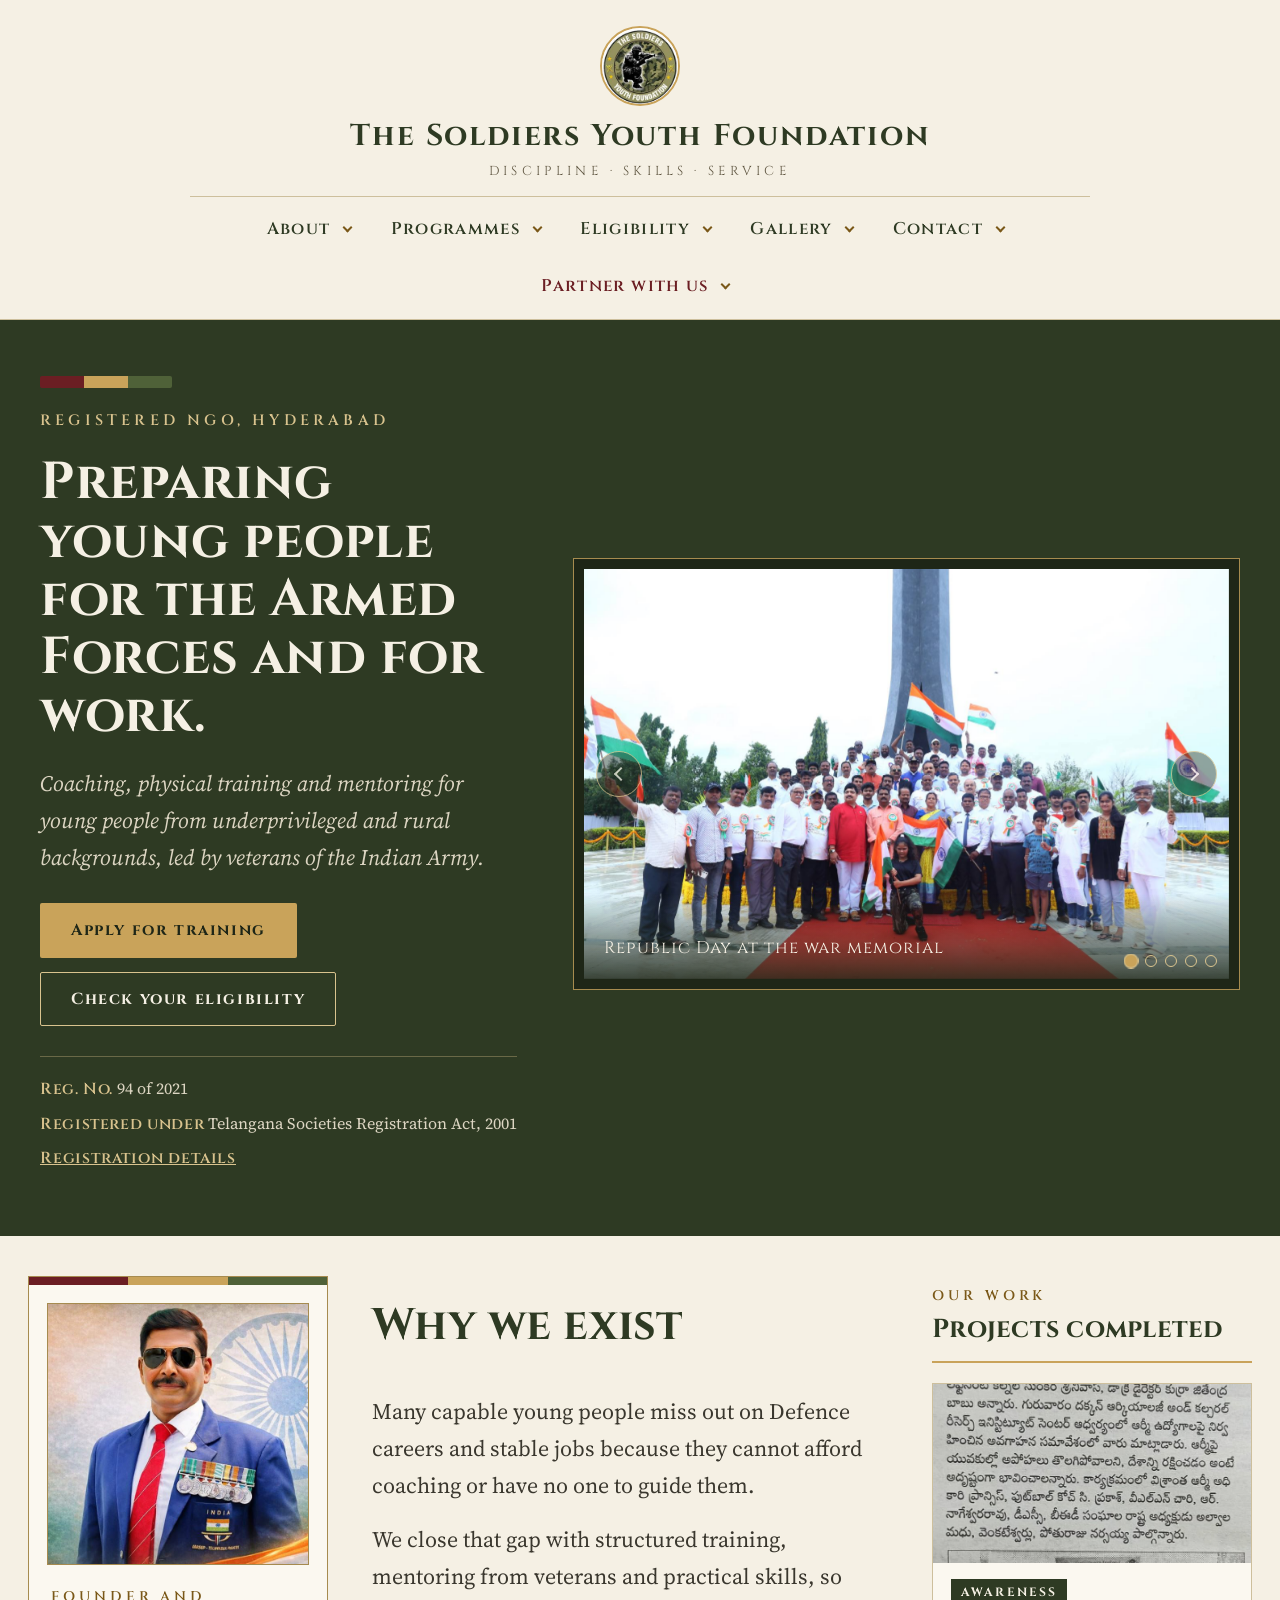
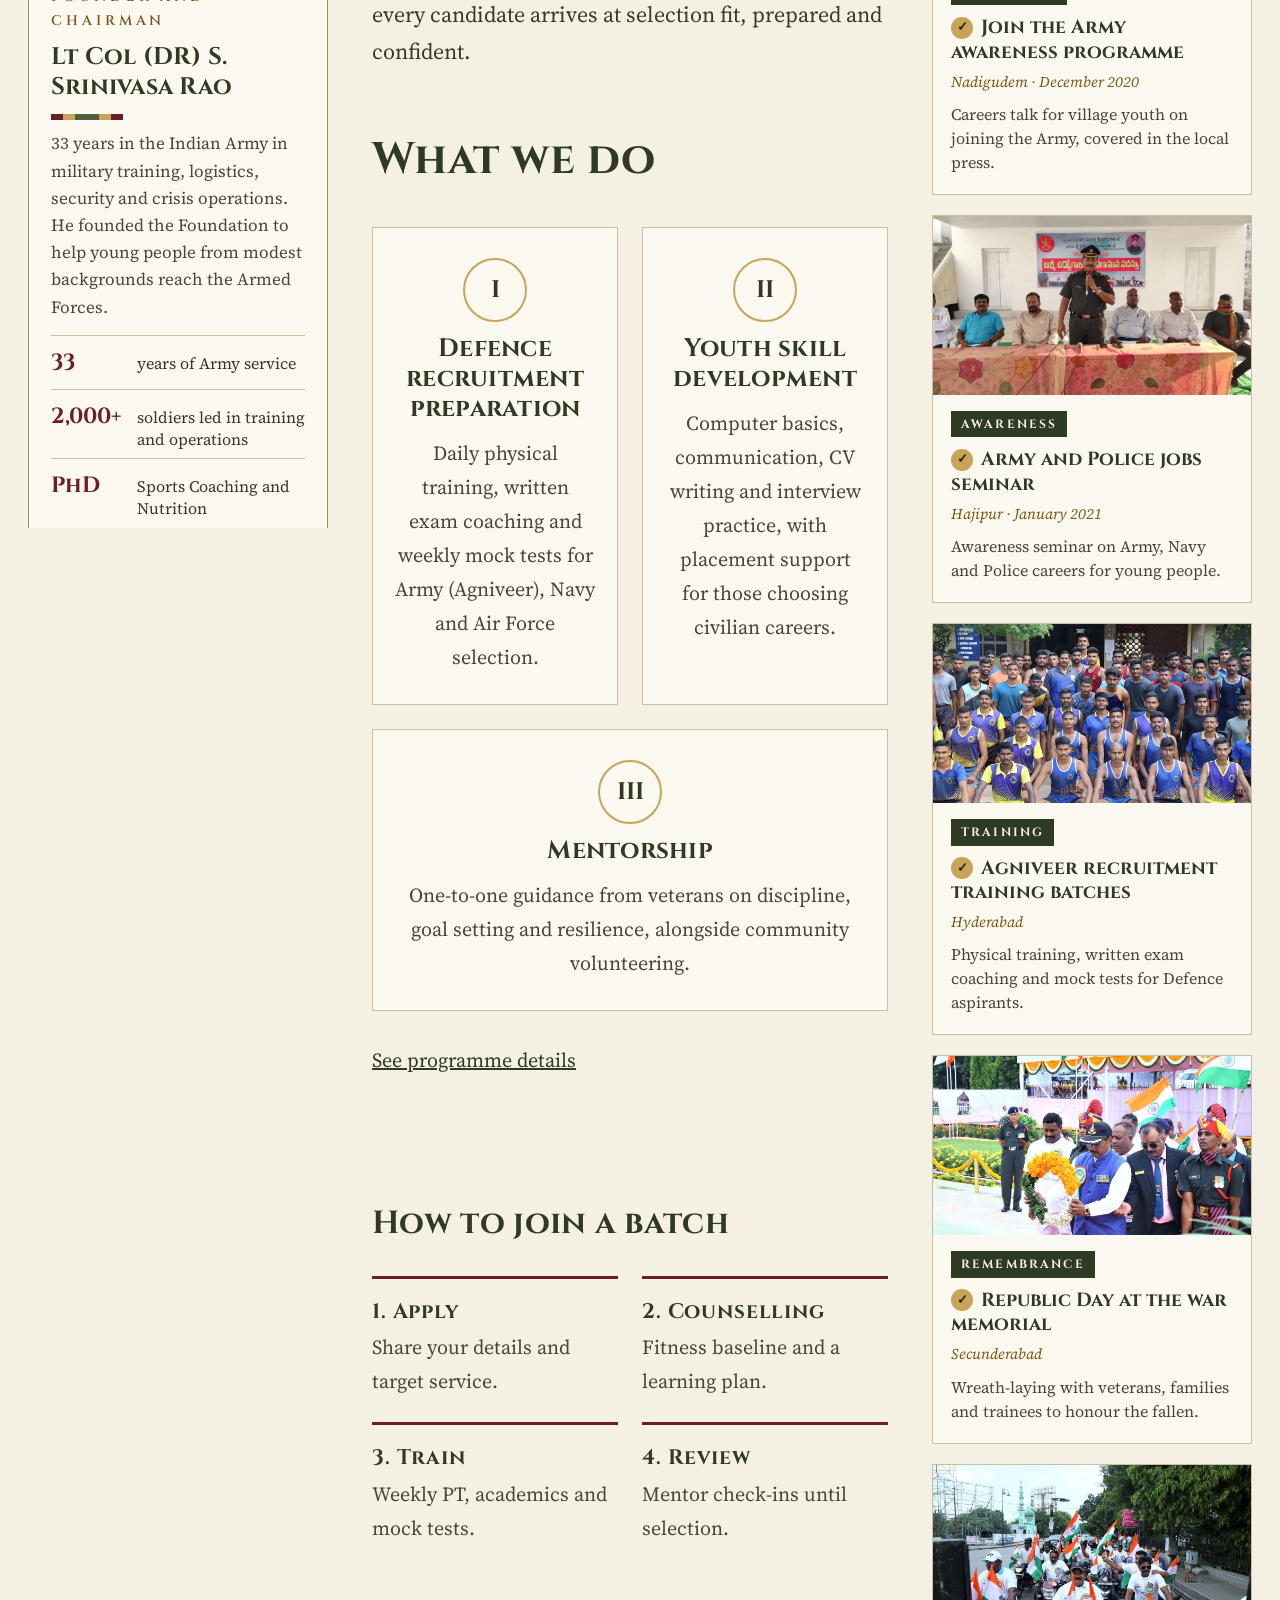
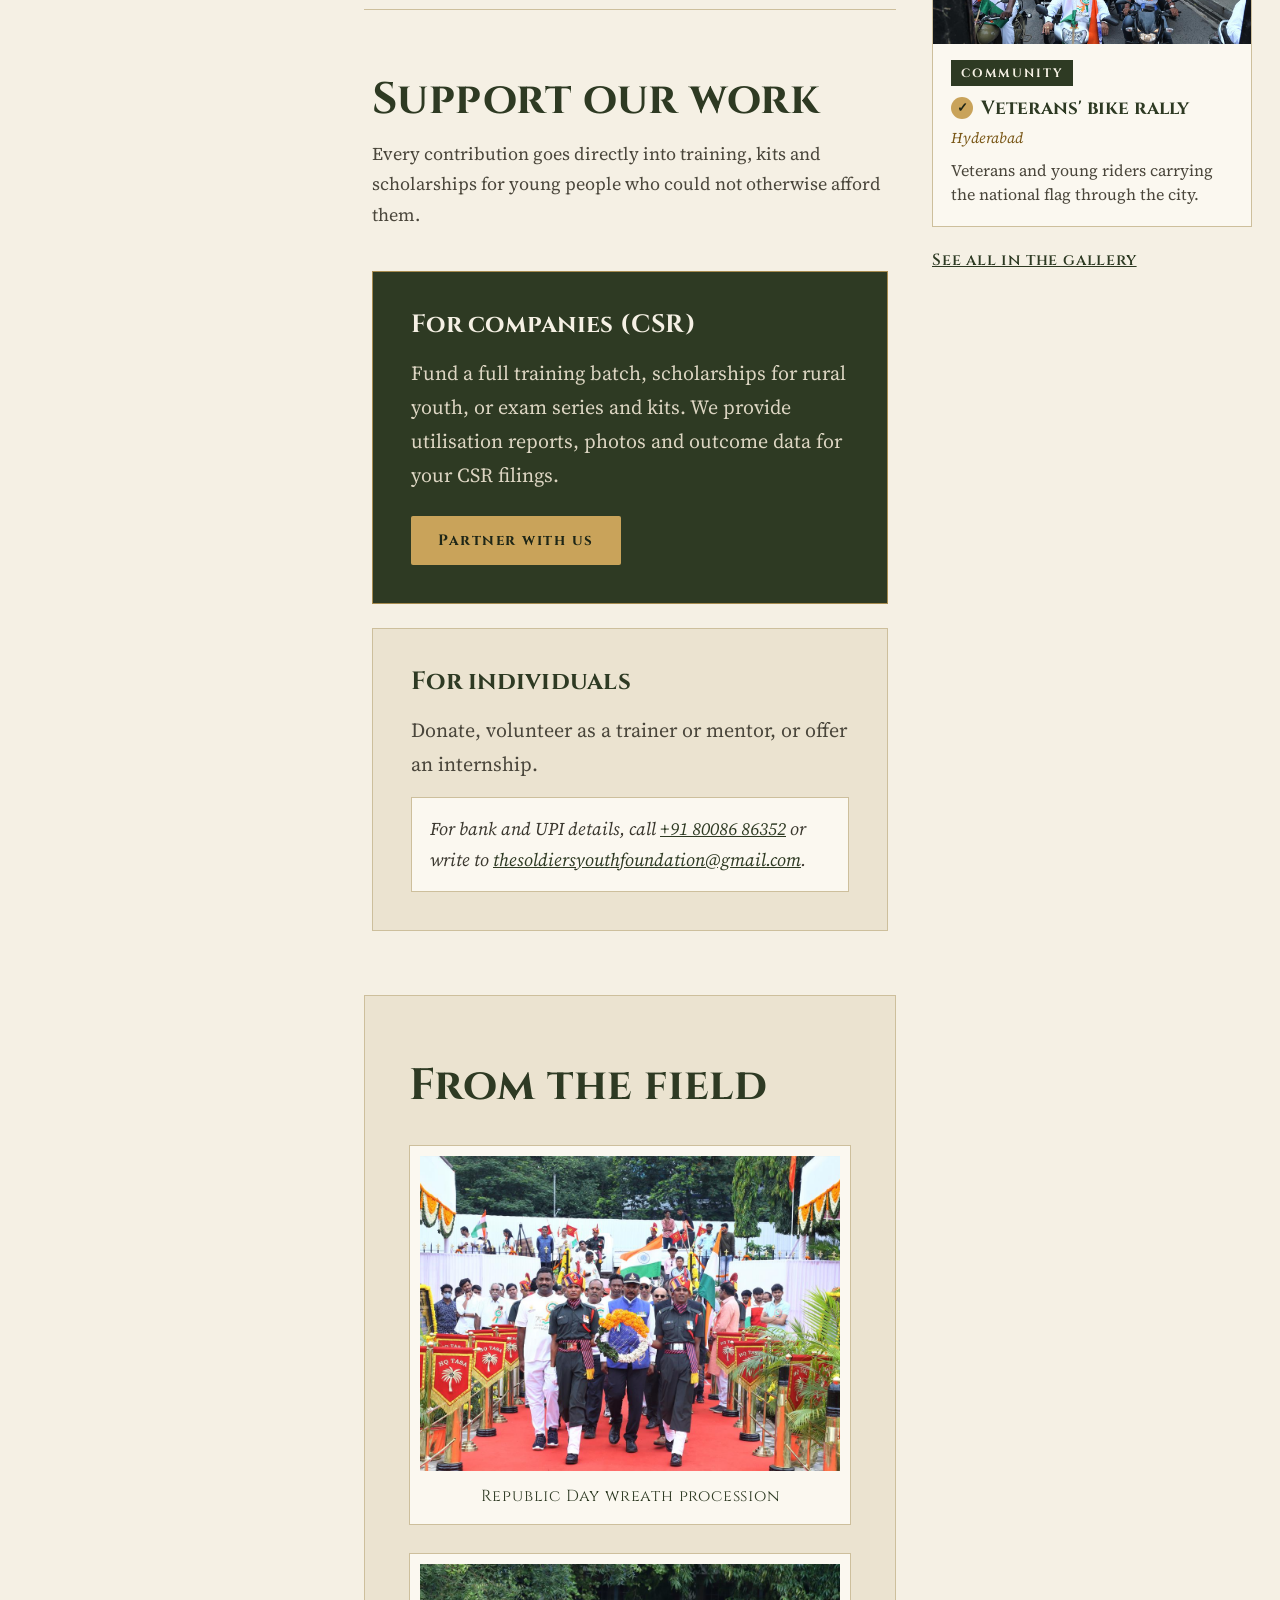
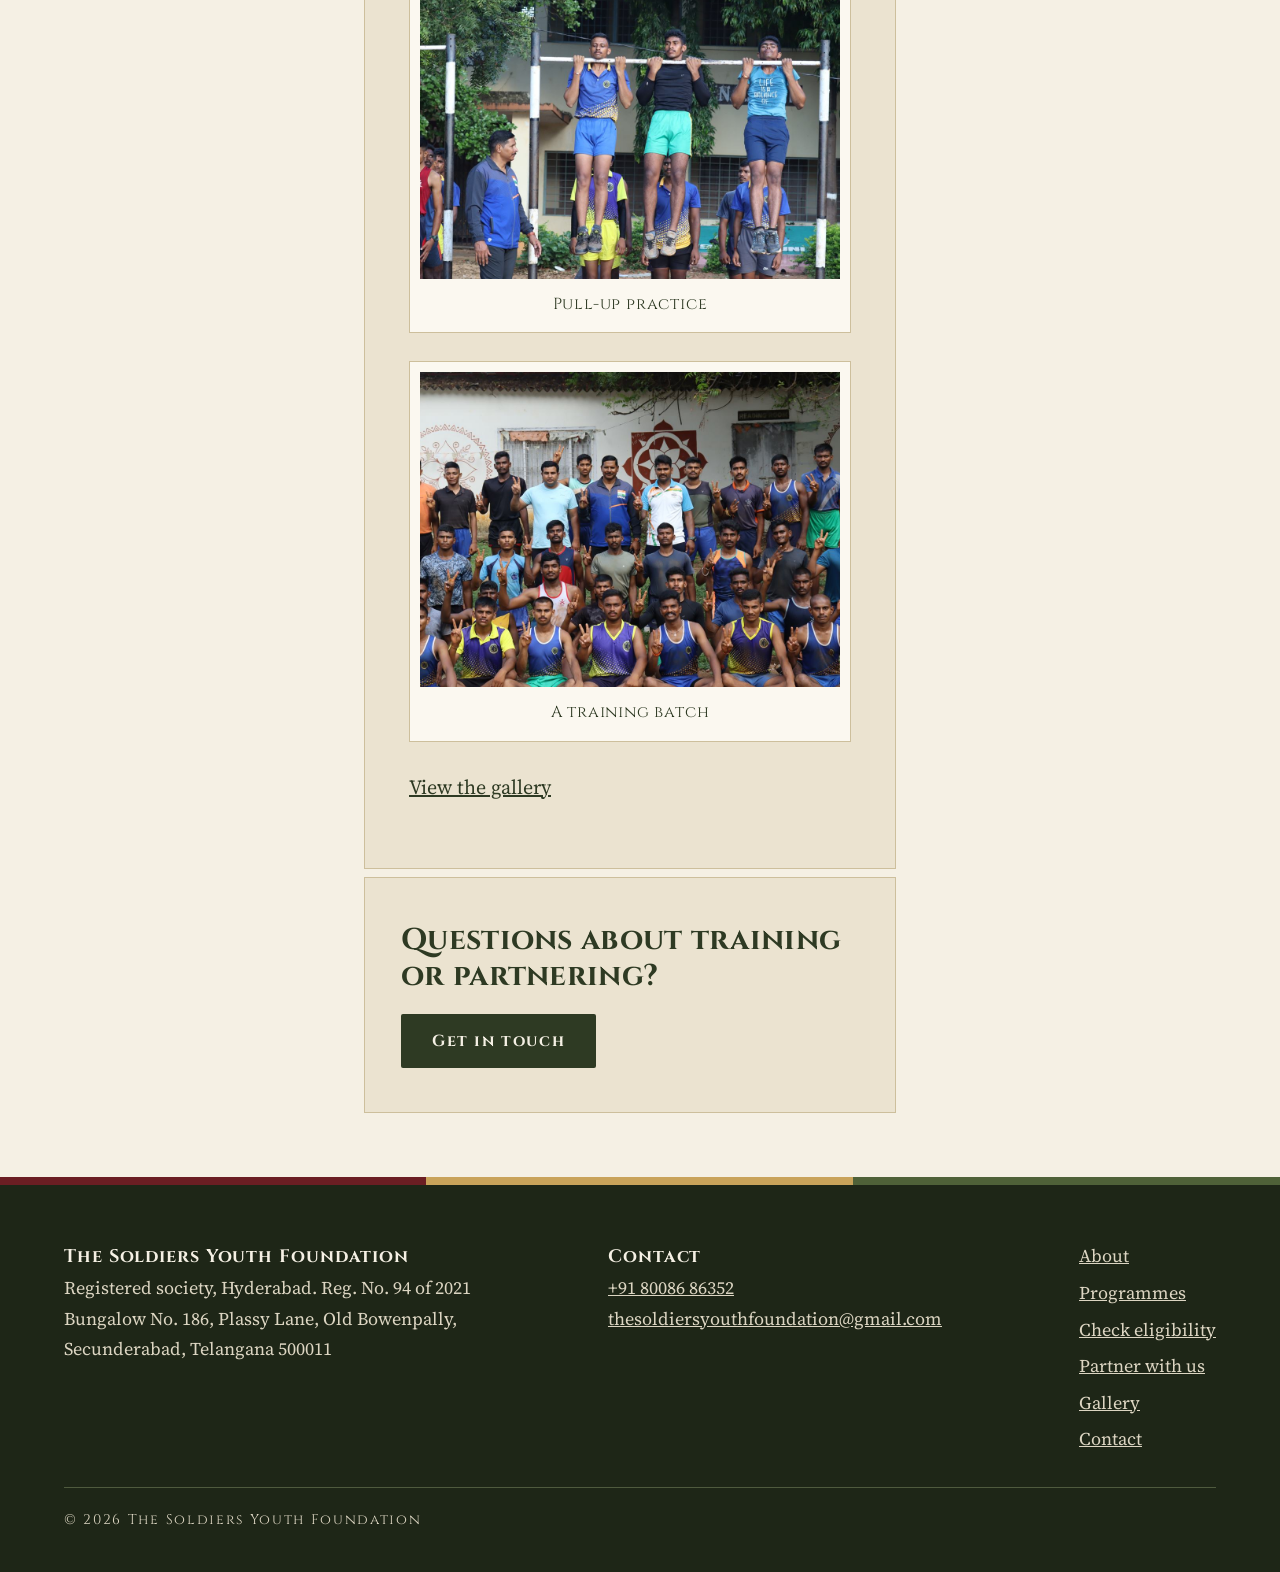
<file: index.html>
<!doctype html>
<html lang="en-IN">
<head>
  <meta charset="utf-8">
  <meta name="viewport" content="width=device-width, initial-scale=1">
  <title>The Soldiers Youth Foundation | Defence recruitment training in Hyderabad</title>
  <meta name="description" content="Hyderabad NGO led by Indian Army veterans. Training and mentoring for young people preparing for Army (Agniveer), Navy and Air Force selection, and for skilled work.">
  <link rel="canonical" href="https://thesoldiersyouthfoundation.com/">
  <meta name="theme-color" content="#2E3A23">
  <meta property="og:type" content="website">
  <meta property="og:site_name" content="The Soldiers Youth Foundation">
  <meta property="og:title" content="The Soldiers Youth Foundation | Defence recruitment training in Hyderabad">
  <meta property="og:description" content="Hyderabad NGO led by Indian Army veterans. Training and mentoring for young people preparing for Army (Agniveer), Navy and Air Force selection, and for skilled work.">
  <meta property="og:url" content="https://thesoldiersyouthfoundation.com/">
  <meta property="og:image" content="https://thesoldiersyouthfoundation.com/assets/img/og-image.jpg">
  <link rel="icon" href="favicon.png" type="image/png">
  <link rel="apple-touch-icon" href="apple-touch-icon.png">
  <link rel="preconnect" href="https://fonts.googleapis.com">
  <link rel="preconnect" href="https://fonts.gstatic.com" crossorigin>
  <link href="https://fonts.googleapis.com/css2?family=Cinzel:wght@500;600;700;800&family=Source+Serif+4:ital,wght@0,400;0,600;1,400&display=swap" rel="stylesheet">
  <link rel="stylesheet" href="css/site.css">
  <script>document.documentElement.classList.add('js')</script>
<script type="application/ld+json">
{"@context":"https://schema.org","@type":"NGO","name":"The Soldiers Youth Foundation","url":"https://thesoldiersyouthfoundation.com/","logo":"https://thesoldiersyouthfoundation.com/assets/img/logo.png","telephone":"+91-8008686352","email":"thesoldiersyouthfoundation@gmail.com","foundingDate":"2021","founder":{"@type":"Person","name":"Lieutenant Colonel (DR) S. Srinivasa Rao"},"address":{"@type":"PostalAddress","streetAddress":"Bungalow No. 186, Plassy Lane, Old Bowenpally","addressLocality":"Secunderabad","addressRegion":"Telangana","postalCode":"500011","addressCountry":"IN"}}
</script>
</head>
<body>
<a class="skip" href="#main">Skip to content</a>
<header class="site-header">
  <div class="wrap">
    <a class="brand" href="index.html">
      <img src="assets/img/logo.png" alt="" width="48" height="48">
      <span><span class="brand__name">The Soldiers Youth Foundation</span><span class="brand__tag">Discipline · Skills · Service</span></span>
    </a>
    <nav class="nav" aria-label="Main">
      <div class="nav__item">
        <a class="nav__link" href="about.html">About</a>
        <button class="nav__toggle" type="button" aria-expanded="false" aria-controls="menu-about"><span class="visually-hidden">About menu</span></button>
        <ul class="nav__menu" id="menu-about">
          <li><a href="about.html#story">Our story</a></li>
          <li><a href="about.html#mission">Mission and values</a></li>
          <li><a href="about.html#leadership">Leadership</a></li>
          <li><a href="about.html#news">Press coverage</a></li>
          <li><a href="about.html#transparency">Registration and transparency</a></li>
        </ul>
      </div>
      <div class="nav__item">
        <a class="nav__link" href="programmes.html">Programmes</a>
        <button class="nav__toggle" type="button" aria-expanded="false" aria-controls="menu-programmes"><span class="visually-hidden">Programmes menu</span></button>
        <ul class="nav__menu" id="menu-programmes">
          <li><a href="programmes.html#defence">Defence recruitment preparation</a></li>
          <li><a href="programmes.html#skills">Youth skill development</a></li>
          <li><a href="programmes.html#mentorship">Mentorship</a></li>
          <li><a href="programmes.html#eligibility">Who can apply</a></li>
          <li><a href="programmes.html#apply">Apply for training</a></li>
        </ul>
      </div>
      <div class="nav__item">
        <a class="nav__link" href="eligibility.html">Eligibility</a>
        <button class="nav__toggle" type="button" aria-expanded="false" aria-controls="menu-eligibility"><span class="visually-hidden">Eligibility menu</span></button>
        <ul class="nav__menu" id="menu-eligibility">
          <li><a href="eligibility.html#checker">Check your eligibility</a></li>
          <li><a href="eligibility.html#checker">Officer entries: NDA, CDS, AFCAT</a></li>
          <li><a href="eligibility.html#checker">Agniveer entries</a></li>
          <li><a href="contact.html">Talk to a mentor</a></li>
        </ul>
      </div>
      <div class="nav__item">
        <a class="nav__link" href="gallery.html">Gallery</a>
        <button class="nav__toggle" type="button" aria-expanded="false" aria-controls="menu-gallery"><span class="visually-hidden">Gallery menu</span></button>
        <ul class="nav__menu" id="menu-gallery">
          <li><a href="gallery.html#training">Training photos</a></li>
          <li><a href="gallery.html#video">Training videos</a></li>
          <li><a href="gallery.html#news">In the news</a></li>
          <li><a href="gallery.html#republic-day">Republic Day</a></li>
          <li><a href="gallery.html#rally">Veterans' bike rally</a></li>
        </ul>
      </div>
      <div class="nav__item">
        <a class="nav__link" href="contact.html">Contact</a>
        <button class="nav__toggle" type="button" aria-expanded="false" aria-controls="menu-contact"><span class="visually-hidden">Contact menu</span></button>
        <ul class="nav__menu" id="menu-contact">
          <li><a href="contact.html#message">Send us a message</a></li>
          <li><a href="contact.html#find-us">Address and map</a></li>
          <li><a href="tel:+918008686352">Call +91 80086 86352</a></li>
          <li><a href="mailto:thesoldiersyouthfoundation@gmail.com">Email us</a></li>
        </ul>
      </div>
      <div class="nav__item">
        <a class="nav__link nav__link--cta" href="partner.html">Partner with us</a>
        <button class="nav__toggle" type="button" aria-expanded="false" aria-controls="menu-partner"><span class="visually-hidden">Partner with us menu</span></button>
        <ul class="nav__menu" id="menu-partner">
          <li><a href="partner.html#why">Why partner with us</a></li>
          <li><a href="partner.html#fund">Ways to fund</a></li>
          <li><a href="partner.html#receive">What you receive</a></li>
          <li><a href="partner.html#give">Donate or volunteer</a></li>
          <li><a href="partner.html#talk">Request partnership brief</a></li>
        </ul>
      </div>
    </nav>
  </div>
</header>

<main id="main">
<section class="hero hero--split">
  <div class="wrap">
    <div class="hero__text">
      <span class="hero__eyebrow">Registered NGO, Hyderabad</span>
      <h1>Preparing young people for the Armed Forces and for work.</h1>
      <p class="hero__sub">Coaching, physical training and mentoring for young people from underprivileged and rural backgrounds, led by veterans of the Indian Army.</p>
      <div class="hero__actions">
        <a class="btn btn--accent" href="programmes.html#apply">Apply for training</a>
        <a class="btn btn--ghost-light" href="eligibility.html">Check your eligibility</a>
      </div>
      <ul class="hero__creds" aria-label="Registration details">
        <li><strong>Reg. No.</strong> 94 of 2021</li>
        <li><strong>Registered under</strong> Telangana Societies Registration Act, 2001</li>
        <li><a href="about.html#transparency">Registration details</a></li>
      </ul>
    </div>
    <div class="hero__media slides" data-slides aria-roledescription="carousel" aria-label="Group photos">
      <figure class="slide is-active"><img src="assets/img/hero-republic-day.jpg" width="1600" height="1067" alt="Foundation members, veterans and young people gathered at the war memorial for Republic Day"><figcaption>Republic Day at the war memorial</figcaption></figure>
      <figure class="slide"><img src="assets/img/gallery/training-batch-2.jpg" width="1200" height="800" loading="lazy" alt="A large training batch in sports kit gathered outside a college block"><figcaption>Batch photo after training</figcaption></figure>
      <figure class="slide"><img src="assets/img/gallery/republic-day-group-photo.jpg" width="1200" height="800" loading="lazy" alt="Foundation members and young people gathered with flags at the memorial"><figcaption>Celebrating with families and veterans</figcaption></figure>
      <figure class="slide"><img src="assets/img/gallery/training-batch-1.jpg" width="1200" height="800" loading="lazy" alt="A training batch in sports kit posing together, some making the victory sign"><figcaption>A training batch</figcaption></figure>
      <figure class="slide"><img src="assets/img/gallery/bike-rally-assembly.jpg" width="1200" height="800" loading="lazy" alt="Veterans assembled behind the Soldiers Youth Foundation bike rally banner"><figcaption>Veterans assembling for the bike rally</figcaption></figure>
      <button class="slides__btn slides__btn--prev" type="button" aria-label="Previous photo"></button>
      <button class="slides__btn slides__btn--next" type="button" aria-label="Next photo"></button>
      <div class="slides__dots" role="group" aria-label="Choose photo"></div>
    </div>
  </div>
</section>

<div class="layout">
<aside class="pane pane--left" aria-label="Our founder">
  <div class="founder" data-reveal>
    <div class="founder__photo"><img src="assets/img/chairman.jpg" width="640" height="640" alt="Lieutenant Colonel (DR) S. Srinivasa Rao, Founder and Chairman"></div>
    <div class="founder__body">
      <span class="eyebrow">Founder and Chairman</span>
      <h2 class="founder__name">Lt Col (DR) S. Srinivasa Rao</h2>
      <p class="founder__bio">33 years in the Indian Army in military training, logistics, security and crisis operations. He founded the Foundation to help young people from modest backgrounds reach the Armed Forces.</p>
      <ul class="founder__facts">
        <li><strong>33</strong><span>years of Army service</span></li>
        <li><strong>2,000+</strong><span>soldiers led in training and operations</span></li>
        <li><strong>PhD</strong><span>Sports Coaching and Nutrition</span></li>
      </ul>
      <div class="founder__actions">
        <a class="btn btn--navy" href="about.html#leadership">Full profile</a>
        <a class="btn btn--ghost" href="contact.html">Contact</a>
      </div>
    </div>
  </div>
</aside>

<div class="layout__main">
<section class="section" id="about">
  <div class="wrap split">
    <div class="split__head"><h2 class="h2">Why we exist</h2></div>
    <div class="split__body stack lead">
      <p>Many capable young people miss out on Defence careers and stable jobs because they cannot afford coaching or have no one to guide them.</p>
      <p>We close that gap with structured training, mentoring from veterans and practical skills, so every candidate arrives at selection fit, prepared and confident.</p>
    </div>
  </div>
</section>

<section class="section" style="padding-top:0">
  <div class="wrap">
    <h2 class="h2" style="margin-bottom:40px">What we do</h2>
    <div class="row">
      <div class="pcard">
        <span class="pcard__num">I</span>
        <h3 class="h3">Defence recruitment preparation</h3>
        <p>Daily physical training, written exam coaching and weekly mock tests for Army (Agniveer), Navy and Air Force selection.</p>
      </div>
      <div class="pcard">
        <span class="pcard__num">II</span>
        <h3 class="h3">Youth skill development</h3>
        <p>Computer basics, communication, CV writing and interview practice, with placement support for those choosing civilian careers.</p>
      </div>
      <div class="pcard">
        <span class="pcard__num">III</span>
        <h3 class="h3">Mentorship</h3>
        <p>One-to-one guidance from veterans on discipline, goal setting and resilience, alongside community volunteering.</p>
      </div>
    </div>
    <p style="margin-top:32px"><a href="programmes.html">See programme details</a></p>
  </div>
</section>

<section class="section section--navy" id="impact" data-impact hidden>
  <div class="wrap">
    <h2 class="h2" style="margin-bottom:40px">Our impact</h2>
    <div class="stats" data-impact-grid></div>
    <p class="small" data-impact-asof style="margin-top:28px"></p>
  </div>
</section>

<section class="section--tight" aria-labelledby="join">
  <div class="wrap">
    <h2 class="h2" id="join" style="font-size:32px;margin-bottom:32px">How to join a batch</h2>
    <ol class="steps">
      <li><strong>1. Apply</strong><span>Share your details and target service.</span></li>
      <li><strong>2. Counselling</strong><span>Fitness baseline and a learning plan.</span></li>
      <li><strong>3. Train</strong><span>Weekly PT, academics and mock tests.</span></li>
      <li><strong>4. Review</strong><span>Mentor check-ins until selection.</span></li>
    </ol>
  </div>
</section>

<section class="section" id="support" style="border-top:1px solid var(--line)">
  <div class="wrap">
    <h2 class="h2" style="margin-bottom:12px">Support our work</h2>
    <p class="muted" style="font-size:18px;max-width:640px;margin-bottom:40px">Every contribution goes directly into training, kits and scholarships for young people who could not otherwise afford them.</p>
    <div class="row">
      <div class="panel panel--navy">
        <h3 class="h3">For companies (CSR)</h3>
        <p>Fund a full training batch, scholarships for rural youth, or exam series and kits. We provide utilisation reports, photos and outcome data for your CSR filings.</p>
        <div class="actions"><a class="btn btn--white" href="partner.html">Partner with us</a></div>
      </div>
      <div class="panel panel--line">
        <h3 class="h3">For individuals</h3>
        <p class="muted">Donate, volunteer as a trainer or mentor, or offer an internship.</p>
        <p class="note">For bank and UPI details, call <a href="tel:+918008686352">+91 80086 86352</a> or write to <a href="mailto:thesoldiersyouthfoundation@gmail.com">thesoldiersyouthfoundation@gmail.com</a>.</p>
      </div>
    </div>
  </div>
</section>

<section class="section section--soft" aria-labelledby="field">
  <div class="wrap">
    <h2 class="h2" id="field" style="margin-bottom:32px">From the field</h2>
    <div class="grid">
      <figure><img src="assets/img/gallery/republic-day-wreath-procession.jpg" width="1200" height="800" loading="lazy" alt="Wreath procession led by uniformed personnel on Republic Day"><figcaption>Republic Day wreath procession</figcaption></figure>
      <figure><img src="assets/img/gallery/training-pull-ups-2.jpg" width="1200" height="800" loading="lazy" alt="Three trainees doing pull-ups on a bar"><figcaption>Pull-up practice</figcaption></figure>
      <figure><img src="assets/img/gallery/training-batch-1.jpg" width="1200" height="800" loading="lazy" alt="A training batch in sports kit posing together"><figcaption>A training batch</figcaption></figure>
    </div>
    <p style="margin-top:28px"><a href="gallery.html">View the gallery</a></p>
  </div>
</section>

<section class="band">
  <div class="wrap">
    <h2>Questions about training or partnering?</h2>
    <div class="actions"><a class="btn btn--navy" href="contact.html">Get in touch</a></div>
  </div>
</section>
</div>

<aside class="pane pane--right" aria-labelledby="projects-title">
  <div class="pane__head">
    <span class="eyebrow">Our work</span>
    <h2 class="pane__title" id="projects-title">Projects completed</h2>
  </div>
  <div class="projects">
    <a class="project" href="gallery.html#news" data-reveal>
      <span class="project__img"><img src="assets/img/news/2020-12-nadigudem-join-the-army.jpg" width="600" height="400" loading="lazy" alt=""></span>
      <span class="project__body">
        <span class="project__tag">Awareness</span>
        <span class="project__title">Join the Army awareness programme</span>
        <span class="project__meta">Nadigudem · December 2020</span>
        <span class="project__text">Careers talk for village youth on joining the Army, covered in the local press.</span>
      </span>
    </a>
    <a class="project" href="about.html#news" data-reveal>
      <span class="project__img"><img src="assets/img/gallery/awareness-seminar.jpg" width="600" height="400" loading="lazy" alt=""></span>
      <span class="project__body">
        <span class="project__tag">Awareness</span>
        <span class="project__title">Army and Police jobs seminar</span>
        <span class="project__meta">Hajipur · January 2021</span>
        <span class="project__text">Awareness seminar on Army, Navy and Police careers for young people.</span>
      </span>
    </a>
    <a class="project" href="gallery.html#training" data-reveal>
      <span class="project__img"><img src="assets/img/gallery/training-batch-2.jpg" width="600" height="400" loading="lazy" alt=""></span>
      <span class="project__body">
        <span class="project__tag">Training</span>
        <span class="project__title">Agniveer recruitment training batches</span>
        <span class="project__meta">Hyderabad</span>
        <span class="project__text">Physical training, written exam coaching and mock tests for Defence aspirants.</span>
      </span>
    </a>
    <a class="project" href="gallery.html#republic-day" data-reveal>
      <span class="project__img"><img src="assets/img/gallery/republic-day-wreath-laying.jpg" width="600" height="400" loading="lazy" alt=""></span>
      <span class="project__body">
        <span class="project__tag">Remembrance</span>
        <span class="project__title">Republic Day at the war memorial</span>
        <span class="project__meta">Secunderabad</span>
        <span class="project__text">Wreath-laying with veterans, families and trainees to honour the fallen.</span>
      </span>
    </a>
    <a class="project" href="gallery.html#rally" data-reveal>
      <span class="project__img"><img src="assets/img/gallery/bike-rally-riders.jpg" width="600" height="400" loading="lazy" alt=""></span>
      <span class="project__body">
        <span class="project__tag">Community</span>
        <span class="project__title">Veterans' bike rally</span>
        <span class="project__meta">Hyderabad</span>
        <span class="project__text">Veterans and young riders carrying the national flag through the city.</span>
      </span>
    </a>
  </div>
  <a class="pane__more" href="gallery.html">See all in the gallery</a>
</aside>
</div>
</main>

<footer class="site-footer">
  <div class="wrap">
    <div>
      <strong>The Soldiers Youth Foundation</strong><br>
      Registered society, Hyderabad. Reg. No. 94 of 2021<br>
      Bungalow No. 186, Plassy Lane, Old Bowenpally,<br>Secunderabad, Telangana 500011
    </div>
    <div>
      <strong>Contact</strong><br>
      <a href="tel:+918008686352">+91 80086 86352</a><br>
      <a href="mailto:thesoldiersyouthfoundation@gmail.com">thesoldiersyouthfoundation@gmail.com</a>
    </div>
    <nav aria-label="Footer">
      <a href="about.html">About</a>
      <a href="programmes.html">Programmes</a>
      <a href="eligibility.html">Check eligibility</a>
      <a href="partner.html">Partner with us</a>
      <a href="gallery.html">Gallery</a>
      <a href="contact.html">Contact</a>
    </nav>
    <div class="copy">&copy; <span data-year>2026</span> The Soldiers Youth Foundation</div>
  </div>
</footer>
<script src="js/config.js" defer></script>
<script src="js/site.js" defer></script>
</body>
</html>
</file>
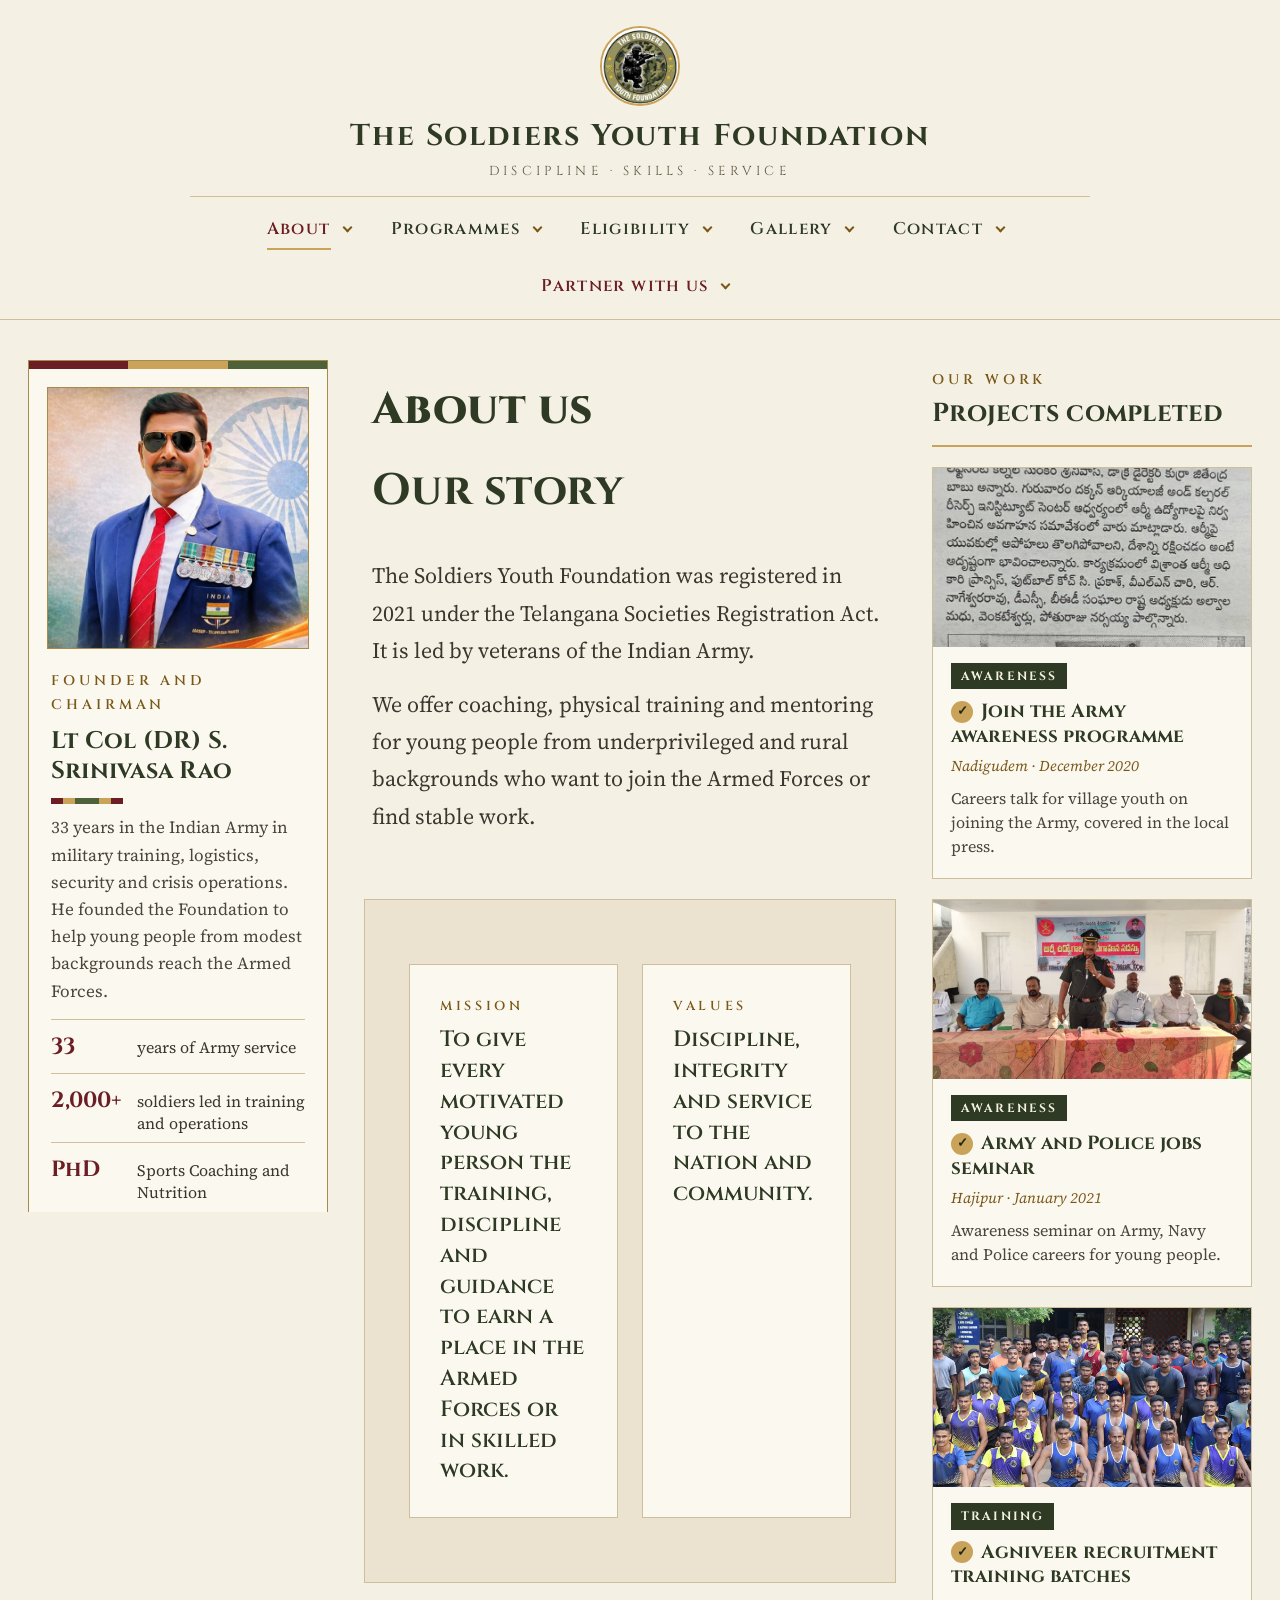
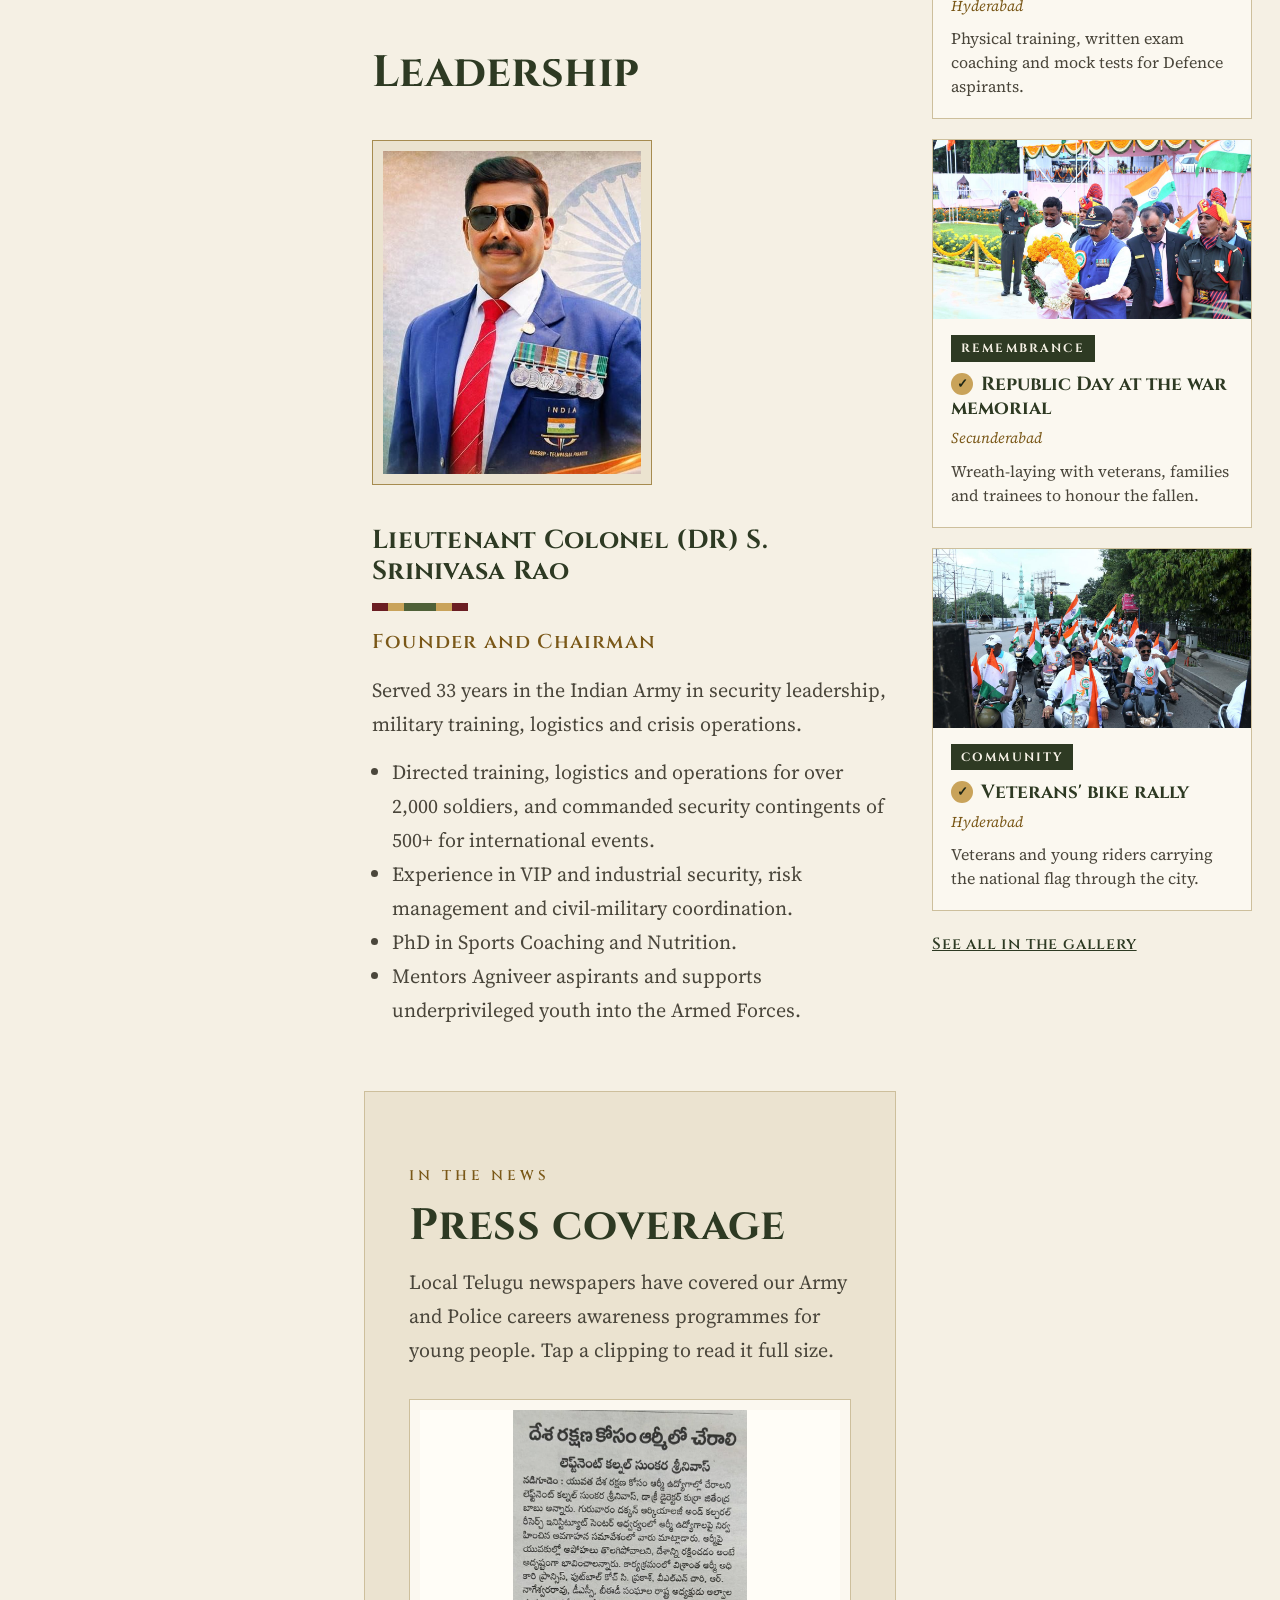
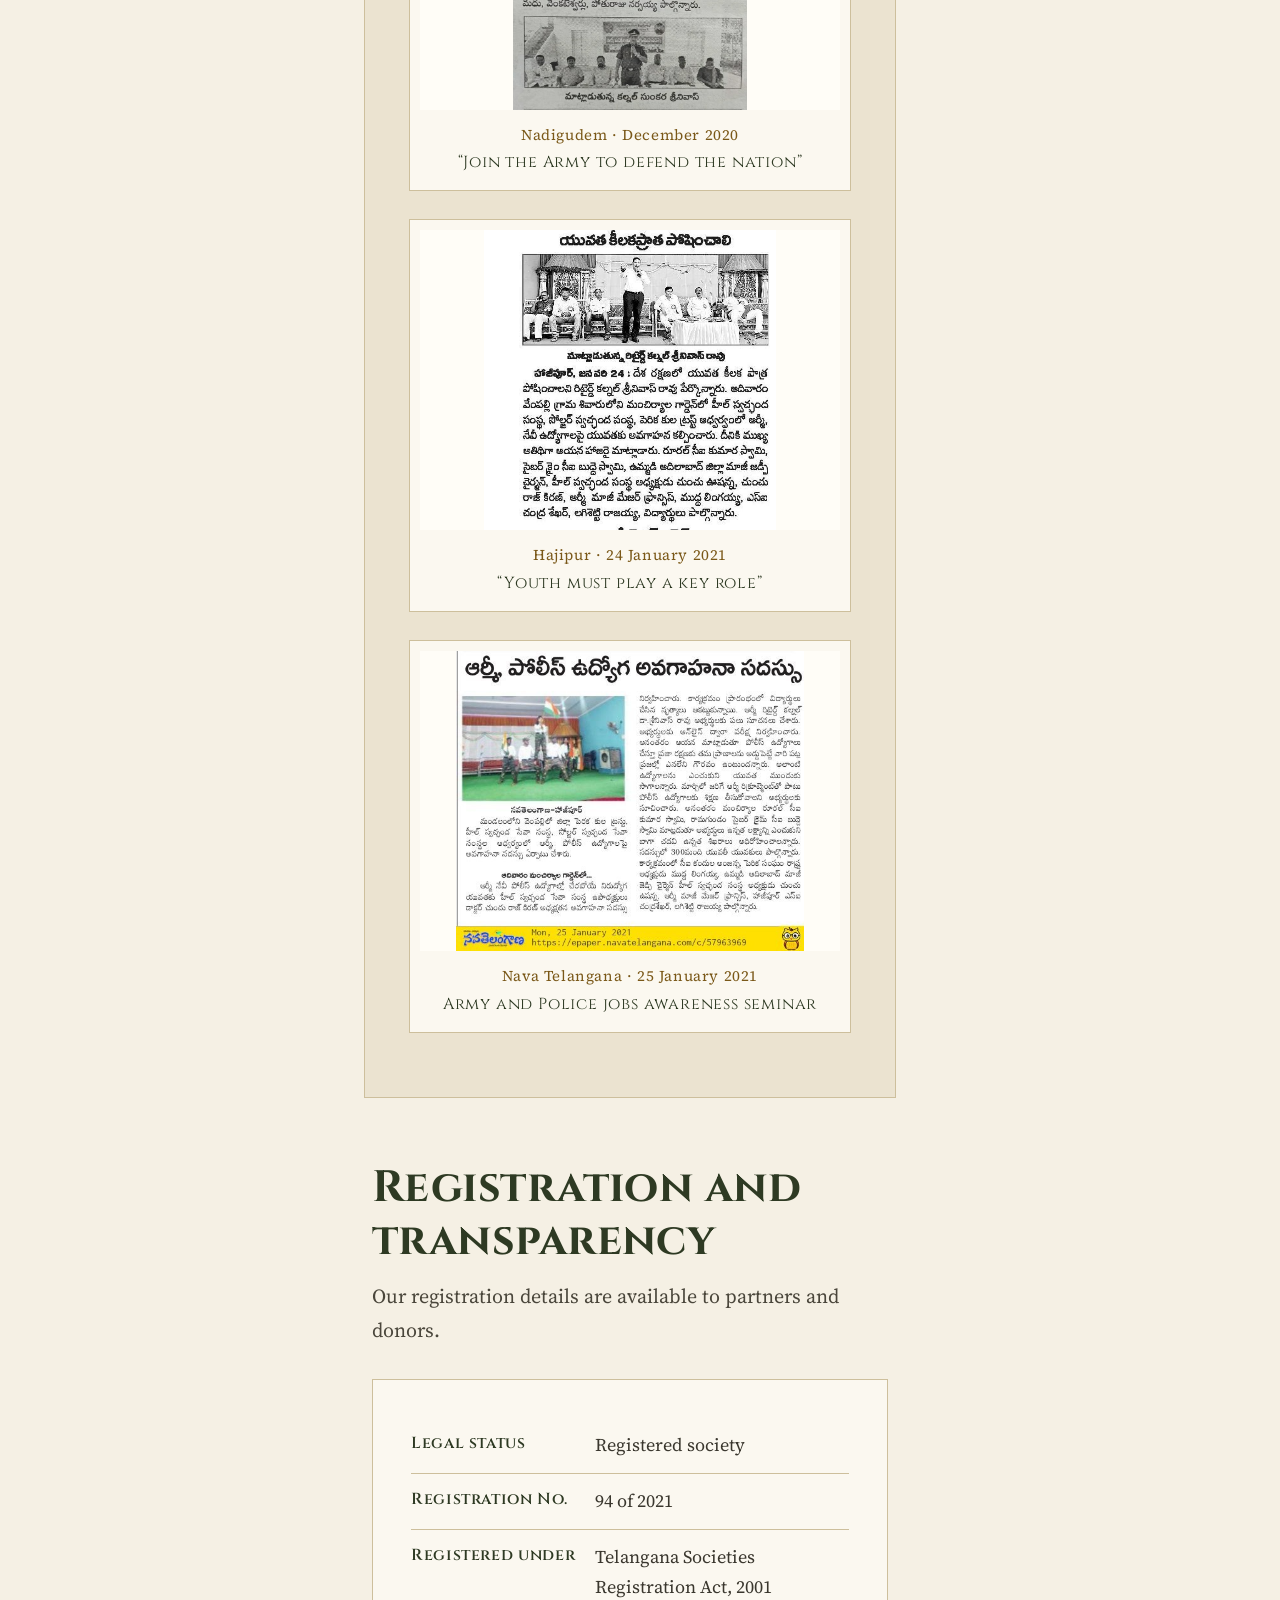
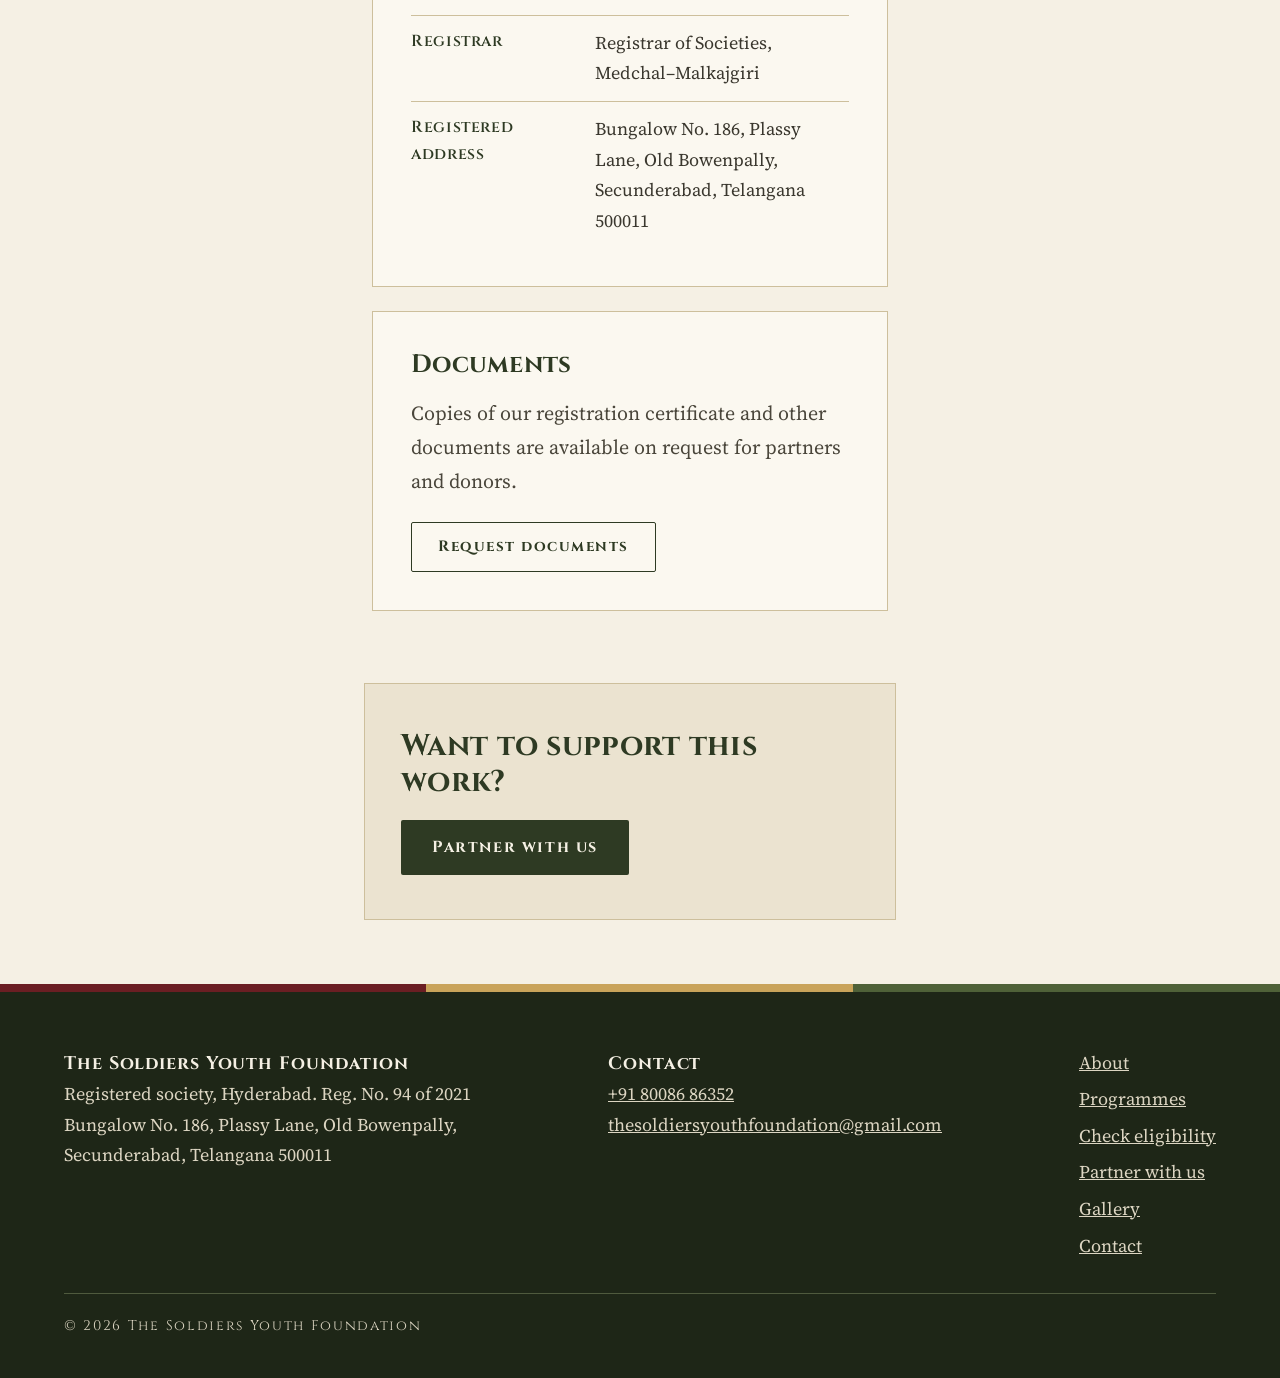
<file: about.html>
<!doctype html>
<html lang="en-IN">
<head>
  <meta charset="utf-8">
  <meta name="viewport" content="width=device-width, initial-scale=1">
  <title>About us | The Soldiers Youth Foundation</title>
  <meta name="description" content="Registered in 2021 and led by Indian Army veterans, The Soldiers Youth Foundation prepares young people in Hyderabad for the Armed Forces and for skilled work.">
  <link rel="canonical" href="https://thesoldiersyouthfoundation.com/about.html">
  <meta name="theme-color" content="#2E3A23">
  <meta property="og:type" content="website">
  <meta property="og:site_name" content="The Soldiers Youth Foundation">
  <meta property="og:title" content="About us | The Soldiers Youth Foundation">
  <meta property="og:description" content="Registered in 2021 and led by Indian Army veterans, The Soldiers Youth Foundation prepares young people in Hyderabad for the Armed Forces and for skilled work.">
  <meta property="og:url" content="https://thesoldiersyouthfoundation.com/about.html">
  <meta property="og:image" content="https://thesoldiersyouthfoundation.com/assets/img/og-image.jpg">
  <link rel="icon" href="favicon.png" type="image/png">
  <link rel="apple-touch-icon" href="apple-touch-icon.png">
  <link rel="preconnect" href="https://fonts.googleapis.com">
  <link rel="preconnect" href="https://fonts.gstatic.com" crossorigin>
  <link href="https://fonts.googleapis.com/css2?family=Cinzel:wght@500;600;700;800&family=Source+Serif+4:ital,wght@0,400;0,600;1,400&display=swap" rel="stylesheet">
  <link rel="stylesheet" href="css/site.css">
  <script>document.documentElement.classList.add('js')</script>

</head>
<body>
<a class="skip" href="#main">Skip to content</a>
<header class="site-header">
  <div class="wrap">
    <a class="brand" href="index.html">
      <img src="assets/img/logo.png" alt="" width="48" height="48">
      <span><span class="brand__name">The Soldiers Youth Foundation</span><span class="brand__tag">Discipline · Skills · Service</span></span>
    </a>
    <nav class="nav" aria-label="Main">
      <div class="nav__item">
        <a class="nav__link" href="about.html" aria-current="page">About</a>
        <button class="nav__toggle" type="button" aria-expanded="false" aria-controls="menu-about"><span class="visually-hidden">About menu</span></button>
        <ul class="nav__menu" id="menu-about">
          <li><a href="about.html#story">Our story</a></li>
          <li><a href="about.html#mission">Mission and values</a></li>
          <li><a href="about.html#leadership">Leadership</a></li>
          <li><a href="about.html#news">Press coverage</a></li>
          <li><a href="about.html#transparency">Registration and transparency</a></li>
        </ul>
      </div>
      <div class="nav__item">
        <a class="nav__link" href="programmes.html">Programmes</a>
        <button class="nav__toggle" type="button" aria-expanded="false" aria-controls="menu-programmes"><span class="visually-hidden">Programmes menu</span></button>
        <ul class="nav__menu" id="menu-programmes">
          <li><a href="programmes.html#defence">Defence recruitment preparation</a></li>
          <li><a href="programmes.html#skills">Youth skill development</a></li>
          <li><a href="programmes.html#mentorship">Mentorship</a></li>
          <li><a href="programmes.html#eligibility">Who can apply</a></li>
          <li><a href="programmes.html#apply">Apply for training</a></li>
        </ul>
      </div>
      <div class="nav__item">
        <a class="nav__link" href="eligibility.html">Eligibility</a>
        <button class="nav__toggle" type="button" aria-expanded="false" aria-controls="menu-eligibility"><span class="visually-hidden">Eligibility menu</span></button>
        <ul class="nav__menu" id="menu-eligibility">
          <li><a href="eligibility.html#checker">Check your eligibility</a></li>
          <li><a href="eligibility.html#checker">Officer entries: NDA, CDS, AFCAT</a></li>
          <li><a href="eligibility.html#checker">Agniveer entries</a></li>
          <li><a href="contact.html">Talk to a mentor</a></li>
        </ul>
      </div>
      <div class="nav__item">
        <a class="nav__link" href="gallery.html">Gallery</a>
        <button class="nav__toggle" type="button" aria-expanded="false" aria-controls="menu-gallery"><span class="visually-hidden">Gallery menu</span></button>
        <ul class="nav__menu" id="menu-gallery">
          <li><a href="gallery.html#training">Training photos</a></li>
          <li><a href="gallery.html#video">Training videos</a></li>
          <li><a href="gallery.html#news">In the news</a></li>
          <li><a href="gallery.html#republic-day">Republic Day</a></li>
          <li><a href="gallery.html#rally">Veterans' bike rally</a></li>
        </ul>
      </div>
      <div class="nav__item">
        <a class="nav__link" href="contact.html">Contact</a>
        <button class="nav__toggle" type="button" aria-expanded="false" aria-controls="menu-contact"><span class="visually-hidden">Contact menu</span></button>
        <ul class="nav__menu" id="menu-contact">
          <li><a href="contact.html#message">Send us a message</a></li>
          <li><a href="contact.html#find-us">Address and map</a></li>
          <li><a href="tel:+918008686352">Call +91 80086 86352</a></li>
          <li><a href="mailto:thesoldiersyouthfoundation@gmail.com">Email us</a></li>
        </ul>
      </div>
      <div class="nav__item">
        <a class="nav__link nav__link--cta" href="partner.html">Partner with us</a>
        <button class="nav__toggle" type="button" aria-expanded="false" aria-controls="menu-partner"><span class="visually-hidden">Partner with us menu</span></button>
        <ul class="nav__menu" id="menu-partner">
          <li><a href="partner.html#why">Why partner with us</a></li>
          <li><a href="partner.html#fund">Ways to fund</a></li>
          <li><a href="partner.html#receive">What you receive</a></li>
          <li><a href="partner.html#give">Donate or volunteer</a></li>
          <li><a href="partner.html#talk">Request partnership brief</a></li>
        </ul>
      </div>
    </nav>
  </div>
</header>

<main id="main">
<div class="layout">
<aside class="pane pane--left" aria-label="Our founder">
  <div class="founder" data-reveal>
    <div class="founder__photo"><img src="assets/img/chairman.jpg" width="640" height="640" alt="Lieutenant Colonel (DR) S. Srinivasa Rao, Founder and Chairman"></div>
    <div class="founder__body">
      <span class="eyebrow">Founder and Chairman</span>
      <h2 class="founder__name">Lt Col (DR) S. Srinivasa Rao</h2>
      <p class="founder__bio">33 years in the Indian Army in military training, logistics, security and crisis operations. He founded the Foundation to help young people from modest backgrounds reach the Armed Forces.</p>
      <ul class="founder__facts">
        <li><strong>33</strong><span>years of Army service</span></li>
        <li><strong>2,000+</strong><span>soldiers led in training and operations</span></li>
        <li><strong>PhD</strong><span>Sports Coaching and Nutrition</span></li>
      </ul>
      <div class="founder__actions">
        <a class="btn btn--navy" href="about.html#leadership">Full profile</a>
        <a class="btn btn--ghost" href="contact.html">Contact</a>
      </div>
    </div>
  </div>
</aside>

<div class="layout__main">
<div class="page-title"><h1 class="h2">About us</h1></div>
<section class="section" id="story">
  <div class="wrap split">
    <div class="split__head"><h2 class="h2">Our story</h2></div>
    <div class="split__body stack lead">
      <p>The Soldiers Youth Foundation was registered in 2021 under the Telangana Societies Registration Act. It is led by veterans of the Indian Army.</p>
      <p>We offer coaching, physical training and mentoring for young people from underprivileged and rural backgrounds who want to join the Armed Forces or find stable work.</p>
    </div>
  </div>
</section>

<section class="section section--soft" id="mission">
  <div class="wrap row">
    <div class="card">
      <span class="eyebrow">Mission</span>
      <p class="card__title">To give every motivated young person the training, discipline and guidance to earn a place in the Armed Forces or in skilled work.</p>
    </div>
    <div class="card">
      <span class="eyebrow">Values</span>
      <p class="card__title">Discipline, integrity and service to the nation and community.</p>
    </div>
  </div>
</section>

<section class="section" id="leadership">
  <div class="wrap">
    <h2 class="h2" style="margin-bottom:40px">Leadership</h2>
    <div class="person" style="align-items:flex-start">
      <div class="person__photo" style="flex-basis:280px"><img src="assets/img/chairman.jpg" width="640" height="640" alt="Lieutenant Colonel (DR) S. Srinivasa Rao, Founder and Chairman of The Soldiers Youth Foundation"></div>
      <div class="person__text">
        <h3 class="h3" style="font-size:26px">Lieutenant Colonel (DR) S. Srinivasa Rao</h3>
        <p class="person__role">Founder and Chairman</p>
        <p class="muted">Served 33 years in the Indian Army in security leadership, military training, logistics and crisis operations.</p>
        <ul class="muted" style="margin:0;padding-left:20px">
          <li>Directed training, logistics and operations for over 2,000 soldiers, and commanded security contingents of 500+ for international events.</li>
          <li>Experience in VIP and industrial security, risk management and civil-military coordination.</li>
          <li>PhD in Sports Coaching and Nutrition.</li>
          <li>Mentors Agniveer aspirants and supports underprivileged youth into the Armed Forces.</li>
        </ul>
      </div>
    </div>

    <!-- Trustees: add when names and roles are available. See RELEASE.md. -->
  </div>
</section>

<section class="section section--soft" id="news">
  <div class="wrap">
    <span class="eyebrow">In the news</span>
    <h2 class="h2" style="margin:10px 0 12px">Press coverage</h2>
    <p class="muted" style="margin-bottom:32px;max-width:680px">Local Telugu newspapers have covered our Army and Police careers awareness programmes for young people. Tap a clipping to read it full size.</p>
    <div class="grid">
      <figure class="news"><a href="assets/img/news/2020-12-nadigudem-join-the-army.jpg" target="_blank" rel="noopener" aria-label="Open full-size clipping: Join the Army to defend the nation"><img src="assets/img/news/2020-12-nadigudem-join-the-army.jpg" width="714" height="915" loading="lazy" alt="Telugu newspaper report headlined “Join the Army to defend the nation”, with a photo of Lt Col S. Srinivasa Rao addressing young people at Nadigudem"></a><figcaption><span class="news__src">Nadigudem · December 2020</span>“Join the Army to defend the nation”</figcaption></figure>
      <figure class="news"><a href="assets/img/news/2021-01-hajipur-youth-key-role.jpg" target="_blank" rel="noopener" aria-label="Open full-size clipping: Youth must play a key role"><img src="assets/img/news/2021-01-hajipur-youth-key-role.jpg" width="532" height="546" loading="lazy" alt="Telugu newspaper report headlined “Youth must play a key role”, with a photo of retired Colonel S. Srinivasa Rao speaking at an Army and Navy careers awareness event in Hajipur"></a><figcaption><span class="news__src">Hajipur · 24 January 2021</span>“Youth must play a key role”</figcaption></figure>
      <figure class="news"><a href="assets/img/news/2021-01-hajipur-awareness-seminar.jpg" target="_blank" rel="noopener" aria-label="Open full-size clipping: Army and Police jobs awareness seminar"><img src="assets/img/news/2021-01-hajipur-awareness-seminar.jpg" width="557" height="479" loading="lazy" alt="Nava Telangana report on an Army and Police jobs awareness seminar for young people"></a><figcaption><span class="news__src">Nava Telangana · 25 January 2021</span>Army and Police jobs awareness seminar</figcaption></figure>
    </div>
  </div>
</section>

<section class="section" id="transparency">
  <div class="wrap">
    <h2 class="h2" style="margin-bottom:12px">Registration and transparency</h2>
    <p class="muted" style="margin-bottom:32px">Our registration details are available to partners and donors.</p>
    <div class="row">
      <div class="panel panel--white">
        <table class="kv">
          <tr><th scope="row">Legal status</th><td>Registered society</td></tr>
          <tr><th scope="row">Registration No.</th><td>94 of 2021</td></tr>
          <tr><th scope="row">Registered under</th><td>Telangana Societies Registration Act, 2001</td></tr>
          <tr><th scope="row">Registrar</th><td>Registrar of Societies, Medchal&ndash;Malkajgiri</td></tr>
          <tr><th scope="row">Registered address</th><td>Bungalow No. 186, Plassy Lane, Old Bowenpally,<br>Secunderabad, Telangana 500011</td></tr>
        </table>
      </div>
      <div class="panel panel--white">
        <h3 class="h3">Documents</h3>
        <p class="muted">Copies of our registration certificate and other documents are available on request for partners and donors.</p>
        <div class="actions"><a class="btn btn--ghost" href="contact.html">Request documents</a></div>
      </div>
    </div>
  </div>
</section>

<section class="band">
  <div class="wrap">
    <h2>Want to support this work?</h2>
    <div class="actions"><a class="btn btn--navy" href="partner.html">Partner with us</a></div>
  </div>
</section>
</div>

<aside class="pane pane--right" aria-labelledby="projects-title">
  <div class="pane__head">
    <span class="eyebrow">Our work</span>
    <h2 class="pane__title" id="projects-title">Projects completed</h2>
  </div>
  <div class="projects">
    <a class="project" href="gallery.html#news" data-reveal>
      <span class="project__img"><img src="assets/img/news/2020-12-nadigudem-join-the-army.jpg" width="600" height="400" loading="lazy" alt=""></span>
      <span class="project__body">
        <span class="project__tag">Awareness</span>
        <span class="project__title">Join the Army awareness programme</span>
        <span class="project__meta">Nadigudem · December 2020</span>
        <span class="project__text">Careers talk for village youth on joining the Army, covered in the local press.</span>
      </span>
    </a>
    <a class="project" href="about.html#news" data-reveal>
      <span class="project__img"><img src="assets/img/gallery/awareness-seminar.jpg" width="600" height="400" loading="lazy" alt=""></span>
      <span class="project__body">
        <span class="project__tag">Awareness</span>
        <span class="project__title">Army and Police jobs seminar</span>
        <span class="project__meta">Hajipur · January 2021</span>
        <span class="project__text">Awareness seminar on Army, Navy and Police careers for young people.</span>
      </span>
    </a>
    <a class="project" href="gallery.html#training" data-reveal>
      <span class="project__img"><img src="assets/img/gallery/training-batch-2.jpg" width="600" height="400" loading="lazy" alt=""></span>
      <span class="project__body">
        <span class="project__tag">Training</span>
        <span class="project__title">Agniveer recruitment training batches</span>
        <span class="project__meta">Hyderabad</span>
        <span class="project__text">Physical training, written exam coaching and mock tests for Defence aspirants.</span>
      </span>
    </a>
    <a class="project" href="gallery.html#republic-day" data-reveal>
      <span class="project__img"><img src="assets/img/gallery/republic-day-wreath-laying.jpg" width="600" height="400" loading="lazy" alt=""></span>
      <span class="project__body">
        <span class="project__tag">Remembrance</span>
        <span class="project__title">Republic Day at the war memorial</span>
        <span class="project__meta">Secunderabad</span>
        <span class="project__text">Wreath-laying with veterans, families and trainees to honour the fallen.</span>
      </span>
    </a>
    <a class="project" href="gallery.html#rally" data-reveal>
      <span class="project__img"><img src="assets/img/gallery/bike-rally-riders.jpg" width="600" height="400" loading="lazy" alt=""></span>
      <span class="project__body">
        <span class="project__tag">Community</span>
        <span class="project__title">Veterans' bike rally</span>
        <span class="project__meta">Hyderabad</span>
        <span class="project__text">Veterans and young riders carrying the national flag through the city.</span>
      </span>
    </a>
  </div>
  <a class="pane__more" href="gallery.html">See all in the gallery</a>
</aside>
</div>
</main>

<footer class="site-footer">
  <div class="wrap">
    <div>
      <strong>The Soldiers Youth Foundation</strong><br>
      Registered society, Hyderabad. Reg. No. 94 of 2021<br>
      Bungalow No. 186, Plassy Lane, Old Bowenpally,<br>Secunderabad, Telangana 500011
    </div>
    <div>
      <strong>Contact</strong><br>
      <a href="tel:+918008686352">+91 80086 86352</a><br>
      <a href="mailto:thesoldiersyouthfoundation@gmail.com">thesoldiersyouthfoundation@gmail.com</a>
    </div>
    <nav aria-label="Footer">
      <a href="about.html">About</a>
      <a href="programmes.html">Programmes</a>
      <a href="eligibility.html">Check eligibility</a>
      <a href="partner.html">Partner with us</a>
      <a href="gallery.html">Gallery</a>
      <a href="contact.html">Contact</a>
    </nav>
    <div class="copy">&copy; <span data-year>2026</span> The Soldiers Youth Foundation</div>
  </div>
</footer>
<script src="js/config.js" defer></script>
<script src="js/site.js" defer></script>
</body>
</html>
</file>
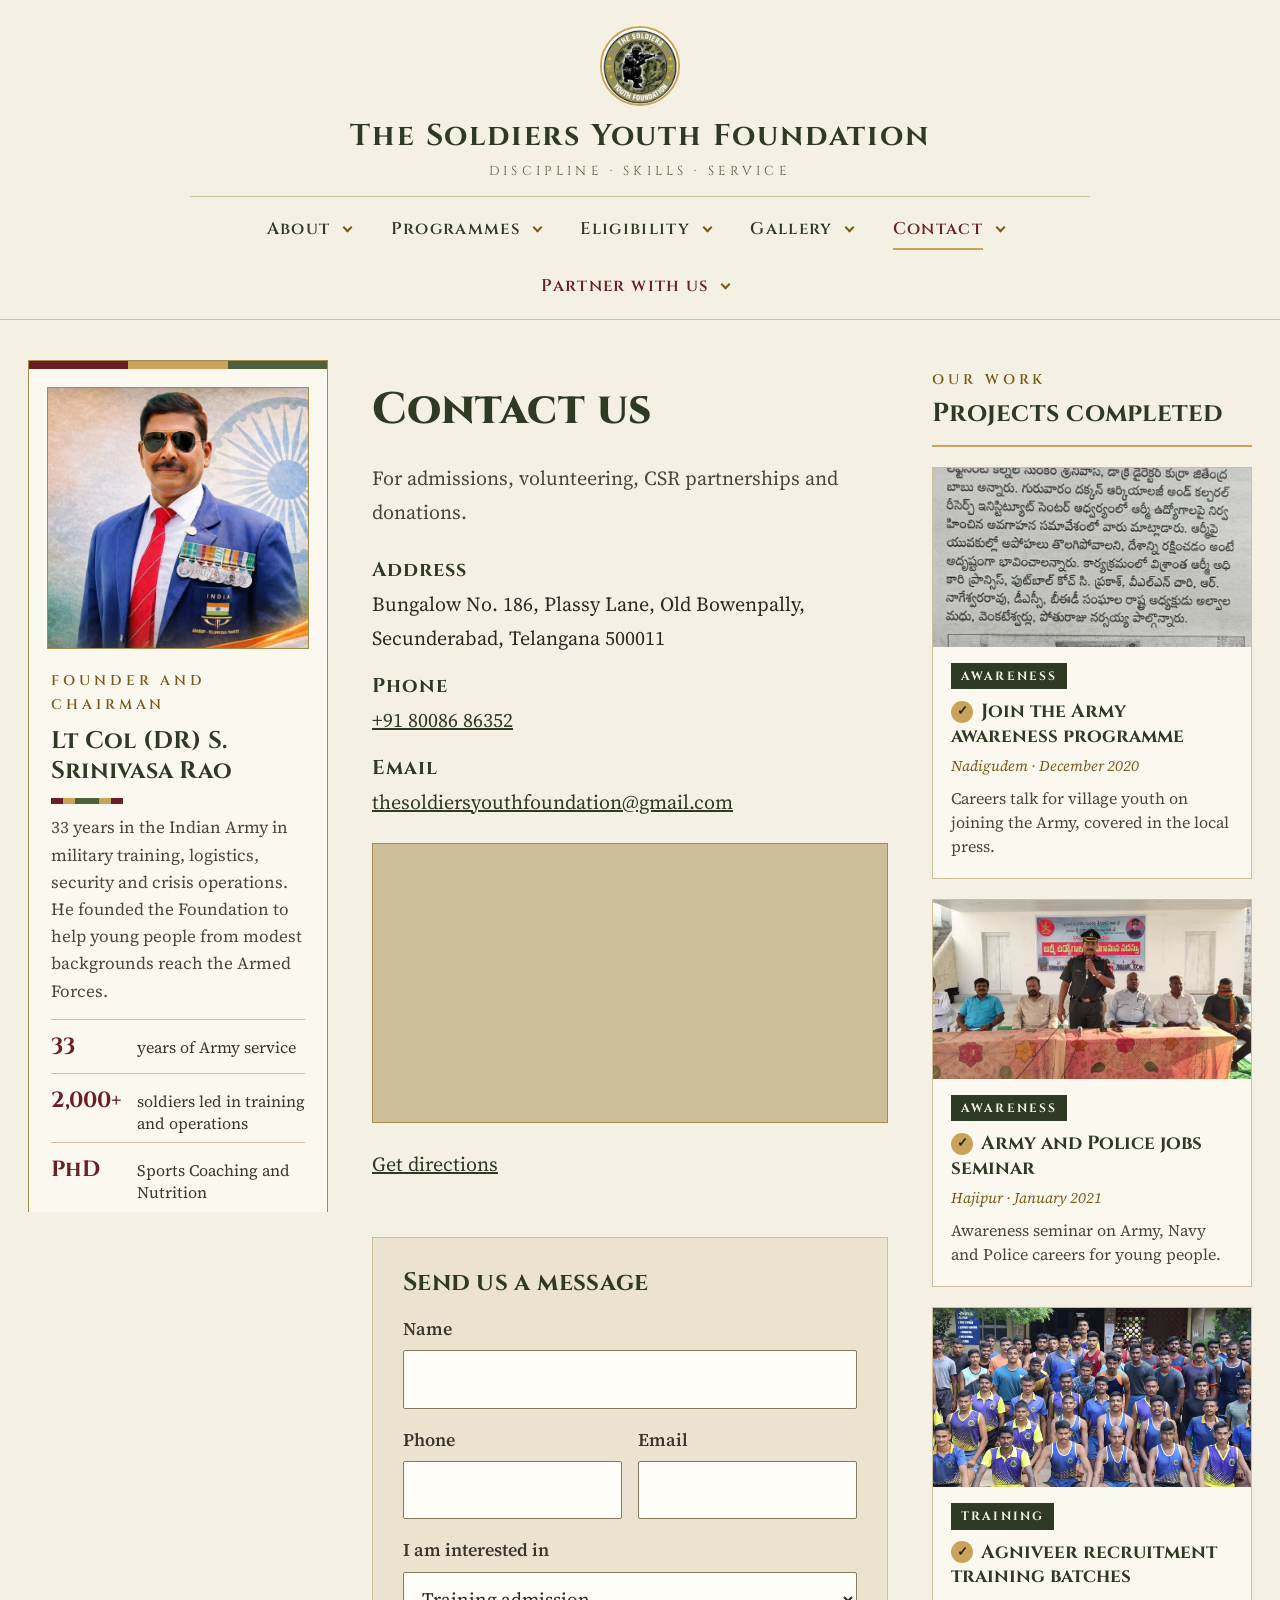
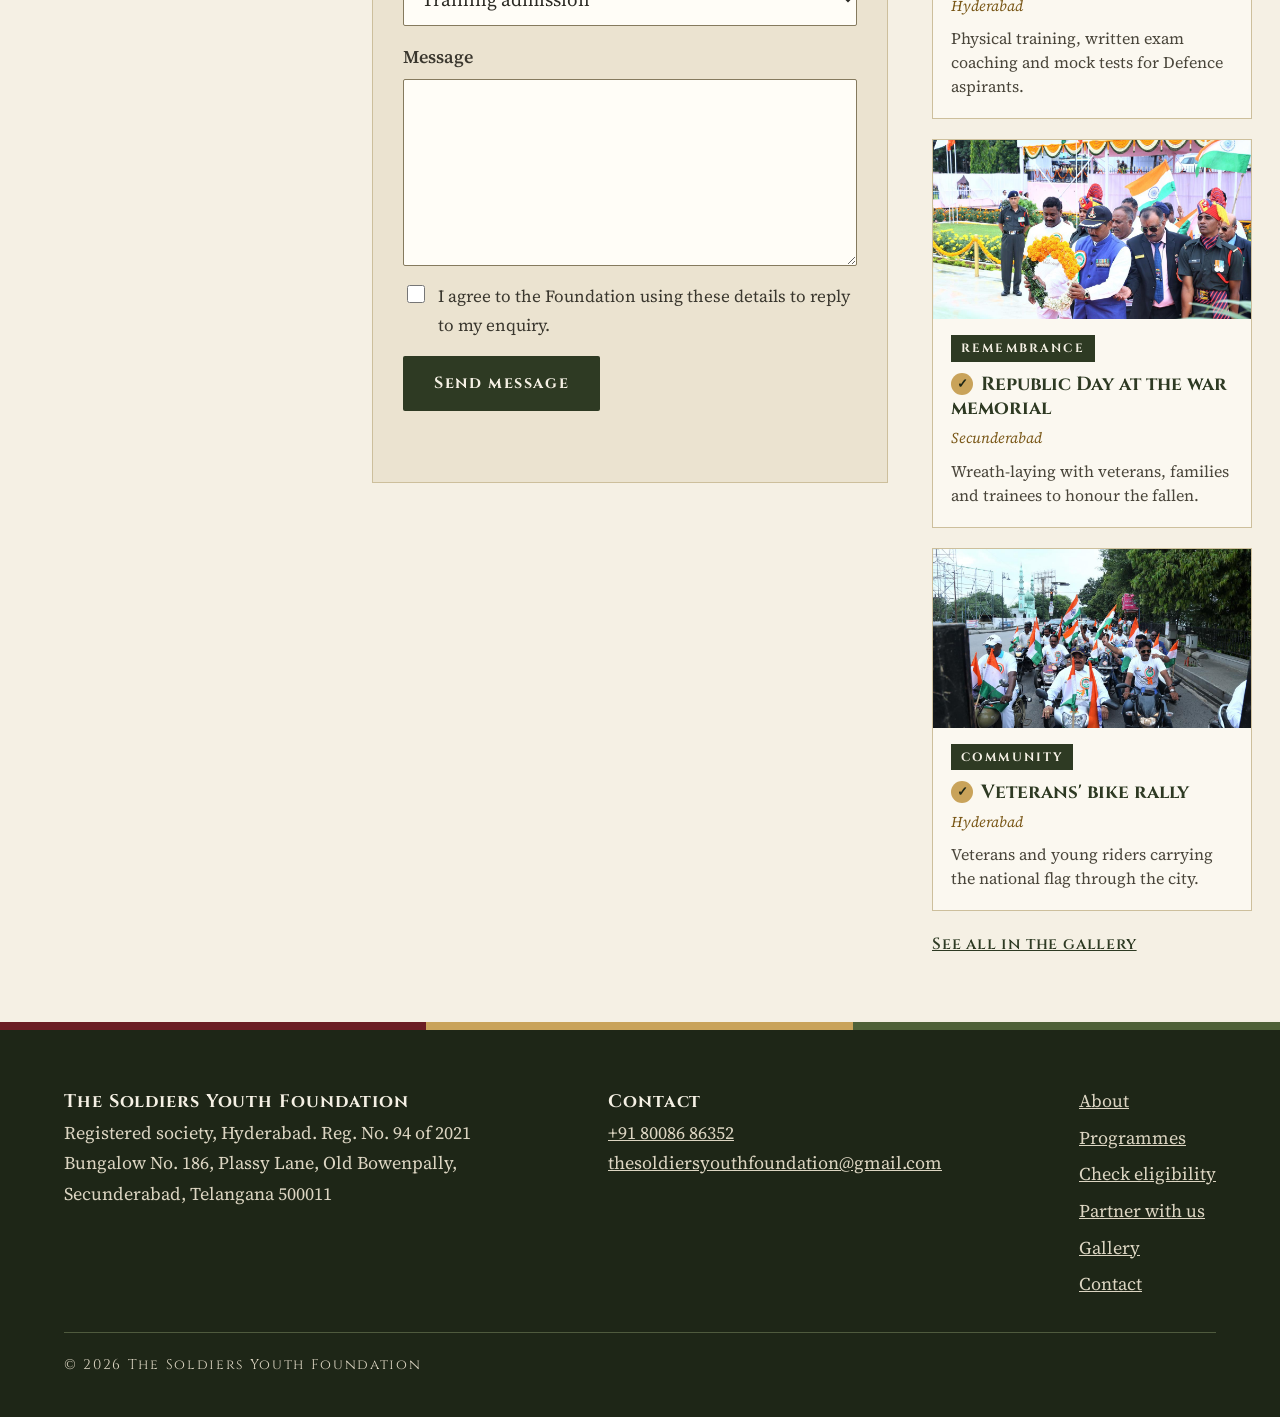
<file: contact.html>
<!doctype html>
<html lang="en-IN">
<head>
  <meta charset="utf-8">
  <meta name="viewport" content="width=device-width, initial-scale=1">
  <title>Contact us | The Soldiers Youth Foundation</title>
  <meta name="description" content="Contact The Soldiers Youth Foundation, Secunderabad, Hyderabad: training admissions, CSR partnerships, donations and volunteering. Phone +91 80086 86352.">
  <link rel="canonical" href="https://thesoldiersyouthfoundation.com/contact.html">
  <meta name="theme-color" content="#2E3A23">
  <meta property="og:type" content="website">
  <meta property="og:site_name" content="The Soldiers Youth Foundation">
  <meta property="og:title" content="Contact us | The Soldiers Youth Foundation">
  <meta property="og:description" content="Contact The Soldiers Youth Foundation, Secunderabad, Hyderabad: training admissions, CSR partnerships, donations and volunteering. Phone +91 80086 86352.">
  <meta property="og:url" content="https://thesoldiersyouthfoundation.com/contact.html">
  <meta property="og:image" content="https://thesoldiersyouthfoundation.com/assets/img/og-image.jpg">
  <link rel="icon" href="favicon.png" type="image/png">
  <link rel="apple-touch-icon" href="apple-touch-icon.png">
  <link rel="preconnect" href="https://fonts.googleapis.com">
  <link rel="preconnect" href="https://fonts.gstatic.com" crossorigin>
  <link href="https://fonts.googleapis.com/css2?family=Cinzel:wght@500;600;700;800&family=Source+Serif+4:ital,wght@0,400;0,600;1,400&display=swap" rel="stylesheet">
  <link rel="stylesheet" href="css/site.css">
  <script>document.documentElement.classList.add('js')</script>

</head>
<body>
<a class="skip" href="#main">Skip to content</a>
<header class="site-header">
  <div class="wrap">
    <a class="brand" href="index.html">
      <img src="assets/img/logo.png" alt="" width="48" height="48">
      <span><span class="brand__name">The Soldiers Youth Foundation</span><span class="brand__tag">Discipline · Skills · Service</span></span>
    </a>
    <nav class="nav" aria-label="Main">
      <div class="nav__item">
        <a class="nav__link" href="about.html">About</a>
        <button class="nav__toggle" type="button" aria-expanded="false" aria-controls="menu-about"><span class="visually-hidden">About menu</span></button>
        <ul class="nav__menu" id="menu-about">
          <li><a href="about.html#story">Our story</a></li>
          <li><a href="about.html#mission">Mission and values</a></li>
          <li><a href="about.html#leadership">Leadership</a></li>
          <li><a href="about.html#news">Press coverage</a></li>
          <li><a href="about.html#transparency">Registration and transparency</a></li>
        </ul>
      </div>
      <div class="nav__item">
        <a class="nav__link" href="programmes.html">Programmes</a>
        <button class="nav__toggle" type="button" aria-expanded="false" aria-controls="menu-programmes"><span class="visually-hidden">Programmes menu</span></button>
        <ul class="nav__menu" id="menu-programmes">
          <li><a href="programmes.html#defence">Defence recruitment preparation</a></li>
          <li><a href="programmes.html#skills">Youth skill development</a></li>
          <li><a href="programmes.html#mentorship">Mentorship</a></li>
          <li><a href="programmes.html#eligibility">Who can apply</a></li>
          <li><a href="programmes.html#apply">Apply for training</a></li>
        </ul>
      </div>
      <div class="nav__item">
        <a class="nav__link" href="eligibility.html">Eligibility</a>
        <button class="nav__toggle" type="button" aria-expanded="false" aria-controls="menu-eligibility"><span class="visually-hidden">Eligibility menu</span></button>
        <ul class="nav__menu" id="menu-eligibility">
          <li><a href="eligibility.html#checker">Check your eligibility</a></li>
          <li><a href="eligibility.html#checker">Officer entries: NDA, CDS, AFCAT</a></li>
          <li><a href="eligibility.html#checker">Agniveer entries</a></li>
          <li><a href="contact.html">Talk to a mentor</a></li>
        </ul>
      </div>
      <div class="nav__item">
        <a class="nav__link" href="gallery.html">Gallery</a>
        <button class="nav__toggle" type="button" aria-expanded="false" aria-controls="menu-gallery"><span class="visually-hidden">Gallery menu</span></button>
        <ul class="nav__menu" id="menu-gallery">
          <li><a href="gallery.html#training">Training photos</a></li>
          <li><a href="gallery.html#video">Training videos</a></li>
          <li><a href="gallery.html#news">In the news</a></li>
          <li><a href="gallery.html#republic-day">Republic Day</a></li>
          <li><a href="gallery.html#rally">Veterans' bike rally</a></li>
        </ul>
      </div>
      <div class="nav__item">
        <a class="nav__link" href="contact.html" aria-current="page">Contact</a>
        <button class="nav__toggle" type="button" aria-expanded="false" aria-controls="menu-contact"><span class="visually-hidden">Contact menu</span></button>
        <ul class="nav__menu" id="menu-contact">
          <li><a href="contact.html#message">Send us a message</a></li>
          <li><a href="contact.html#find-us">Address and map</a></li>
          <li><a href="tel:+918008686352">Call +91 80086 86352</a></li>
          <li><a href="mailto:thesoldiersyouthfoundation@gmail.com">Email us</a></li>
        </ul>
      </div>
      <div class="nav__item">
        <a class="nav__link nav__link--cta" href="partner.html">Partner with us</a>
        <button class="nav__toggle" type="button" aria-expanded="false" aria-controls="menu-partner"><span class="visually-hidden">Partner with us menu</span></button>
        <ul class="nav__menu" id="menu-partner">
          <li><a href="partner.html#why">Why partner with us</a></li>
          <li><a href="partner.html#fund">Ways to fund</a></li>
          <li><a href="partner.html#receive">What you receive</a></li>
          <li><a href="partner.html#give">Donate or volunteer</a></li>
          <li><a href="partner.html#talk">Request partnership brief</a></li>
        </ul>
      </div>
    </nav>
  </div>
</header>

<main id="main">
<div class="layout">
<aside class="pane pane--left" aria-label="Our founder">
  <div class="founder" data-reveal>
    <div class="founder__photo"><img src="assets/img/chairman.jpg" width="640" height="640" alt="Lieutenant Colonel (DR) S. Srinivasa Rao, Founder and Chairman"></div>
    <div class="founder__body">
      <span class="eyebrow">Founder and Chairman</span>
      <h2 class="founder__name">Lt Col (DR) S. Srinivasa Rao</h2>
      <p class="founder__bio">33 years in the Indian Army in military training, logistics, security and crisis operations. He founded the Foundation to help young people from modest backgrounds reach the Armed Forces.</p>
      <ul class="founder__facts">
        <li><strong>33</strong><span>years of Army service</span></li>
        <li><strong>2,000+</strong><span>soldiers led in training and operations</span></li>
        <li><strong>PhD</strong><span>Sports Coaching and Nutrition</span></li>
      </ul>
      <div class="founder__actions">
        <a class="btn btn--navy" href="about.html#leadership">Full profile</a>
        <a class="btn btn--ghost" href="contact.html">Contact</a>
      </div>
    </div>
  </div>
</aside>

<div class="layout__main">
<section class="section">
  <div class="wrap split" style="gap:56px">
    <div class="split__head stack" style="gap:24px" id="find-us">
      <h1 class="h2" style="font-size:44px;font-weight:800">Contact us</h1>
      <p class="muted">For admissions, volunteering, CSR partnerships and donations.</p>
      <div class="contact-list">
        <div><strong>Address</strong>Bungalow No. 186, Plassy Lane, Old Bowenpally,<br>Secunderabad, Telangana 500011</div>
        <div><strong>Phone</strong><a href="tel:+918008686352">+91 80086 86352</a></div>
        <div><strong>Email</strong><a href="mailto:thesoldiersyouthfoundation@gmail.com">thesoldiersyouthfoundation@gmail.com</a></div>
      </div>
      <iframe class="map" src="https://www.google.com/maps?q=Plassy+Lane,+Old+Bowenpally,+Secunderabad,+Telangana+500011&amp;output=embed" title="Map showing The Soldiers Youth Foundation" loading="lazy" referrerpolicy="no-referrer-when-downgrade"></iframe>
      <p><a href="https://share.google/NG2nWTVJvnhjK2Pik">Get directions</a></p>
    </div>
    <form class="form form--boxed split__body" id="message" method="POST" data-form data-success="Thank you. We have received your message and will reply soon.">
      <h2 class="h3">Send us a message</h2>
      <input type="hidden" name="form" value="Contact">
      <input class="hp" type="text" name="_gotcha" tabindex="-1" autocomplete="off" aria-hidden="true">
      <label>Name<input type="text" name="name" required autocomplete="name"></label>
      <div class="pair">
        <label>Phone<input type="tel" name="phone" autocomplete="tel" inputmode="tel"></label>
        <label>Email<input type="email" name="email" autocomplete="email"></label>
      </div>
      <label>I am interested in<select name="interest">
        <option>Training admission</option><option>CSR partnership</option><option>Donating</option><option>Volunteering</option><option>Visiting a session</option><option>Other</option>
      </select></label>
      <label>Message<textarea name="message" rows="5" required></textarea></label>
      <label class="check"><input type="checkbox" name="consent" value="yes" required>I agree to the Foundation using these details to reply to my enquiry.</label>
      <button class="btn btn--navy" type="submit">Send message</button>
      <p class="form__status" role="status" aria-live="polite"></p>
    </form>
  </div>
</section>
</div>

<aside class="pane pane--right" aria-labelledby="projects-title">
  <div class="pane__head">
    <span class="eyebrow">Our work</span>
    <h2 class="pane__title" id="projects-title">Projects completed</h2>
  </div>
  <div class="projects">
    <a class="project" href="gallery.html#news" data-reveal>
      <span class="project__img"><img src="assets/img/news/2020-12-nadigudem-join-the-army.jpg" width="600" height="400" loading="lazy" alt=""></span>
      <span class="project__body">
        <span class="project__tag">Awareness</span>
        <span class="project__title">Join the Army awareness programme</span>
        <span class="project__meta">Nadigudem · December 2020</span>
        <span class="project__text">Careers talk for village youth on joining the Army, covered in the local press.</span>
      </span>
    </a>
    <a class="project" href="about.html#news" data-reveal>
      <span class="project__img"><img src="assets/img/gallery/awareness-seminar.jpg" width="600" height="400" loading="lazy" alt=""></span>
      <span class="project__body">
        <span class="project__tag">Awareness</span>
        <span class="project__title">Army and Police jobs seminar</span>
        <span class="project__meta">Hajipur · January 2021</span>
        <span class="project__text">Awareness seminar on Army, Navy and Police careers for young people.</span>
      </span>
    </a>
    <a class="project" href="gallery.html#training" data-reveal>
      <span class="project__img"><img src="assets/img/gallery/training-batch-2.jpg" width="600" height="400" loading="lazy" alt=""></span>
      <span class="project__body">
        <span class="project__tag">Training</span>
        <span class="project__title">Agniveer recruitment training batches</span>
        <span class="project__meta">Hyderabad</span>
        <span class="project__text">Physical training, written exam coaching and mock tests for Defence aspirants.</span>
      </span>
    </a>
    <a class="project" href="gallery.html#republic-day" data-reveal>
      <span class="project__img"><img src="assets/img/gallery/republic-day-wreath-laying.jpg" width="600" height="400" loading="lazy" alt=""></span>
      <span class="project__body">
        <span class="project__tag">Remembrance</span>
        <span class="project__title">Republic Day at the war memorial</span>
        <span class="project__meta">Secunderabad</span>
        <span class="project__text">Wreath-laying with veterans, families and trainees to honour the fallen.</span>
      </span>
    </a>
    <a class="project" href="gallery.html#rally" data-reveal>
      <span class="project__img"><img src="assets/img/gallery/bike-rally-riders.jpg" width="600" height="400" loading="lazy" alt=""></span>
      <span class="project__body">
        <span class="project__tag">Community</span>
        <span class="project__title">Veterans' bike rally</span>
        <span class="project__meta">Hyderabad</span>
        <span class="project__text">Veterans and young riders carrying the national flag through the city.</span>
      </span>
    </a>
  </div>
  <a class="pane__more" href="gallery.html">See all in the gallery</a>
</aside>
</div>
</main>

<footer class="site-footer">
  <div class="wrap">
    <div>
      <strong>The Soldiers Youth Foundation</strong><br>
      Registered society, Hyderabad. Reg. No. 94 of 2021<br>
      Bungalow No. 186, Plassy Lane, Old Bowenpally,<br>Secunderabad, Telangana 500011
    </div>
    <div>
      <strong>Contact</strong><br>
      <a href="tel:+918008686352">+91 80086 86352</a><br>
      <a href="mailto:thesoldiersyouthfoundation@gmail.com">thesoldiersyouthfoundation@gmail.com</a>
    </div>
    <nav aria-label="Footer">
      <a href="about.html">About</a>
      <a href="programmes.html">Programmes</a>
      <a href="eligibility.html">Check eligibility</a>
      <a href="partner.html">Partner with us</a>
      <a href="gallery.html">Gallery</a>
      <a href="contact.html">Contact</a>
    </nav>
    <div class="copy">&copy; <span data-year>2026</span> The Soldiers Youth Foundation</div>
  </div>
</footer>
<script src="js/config.js" defer></script>
<script src="js/site.js" defer></script>
</body>
</html>
</file>
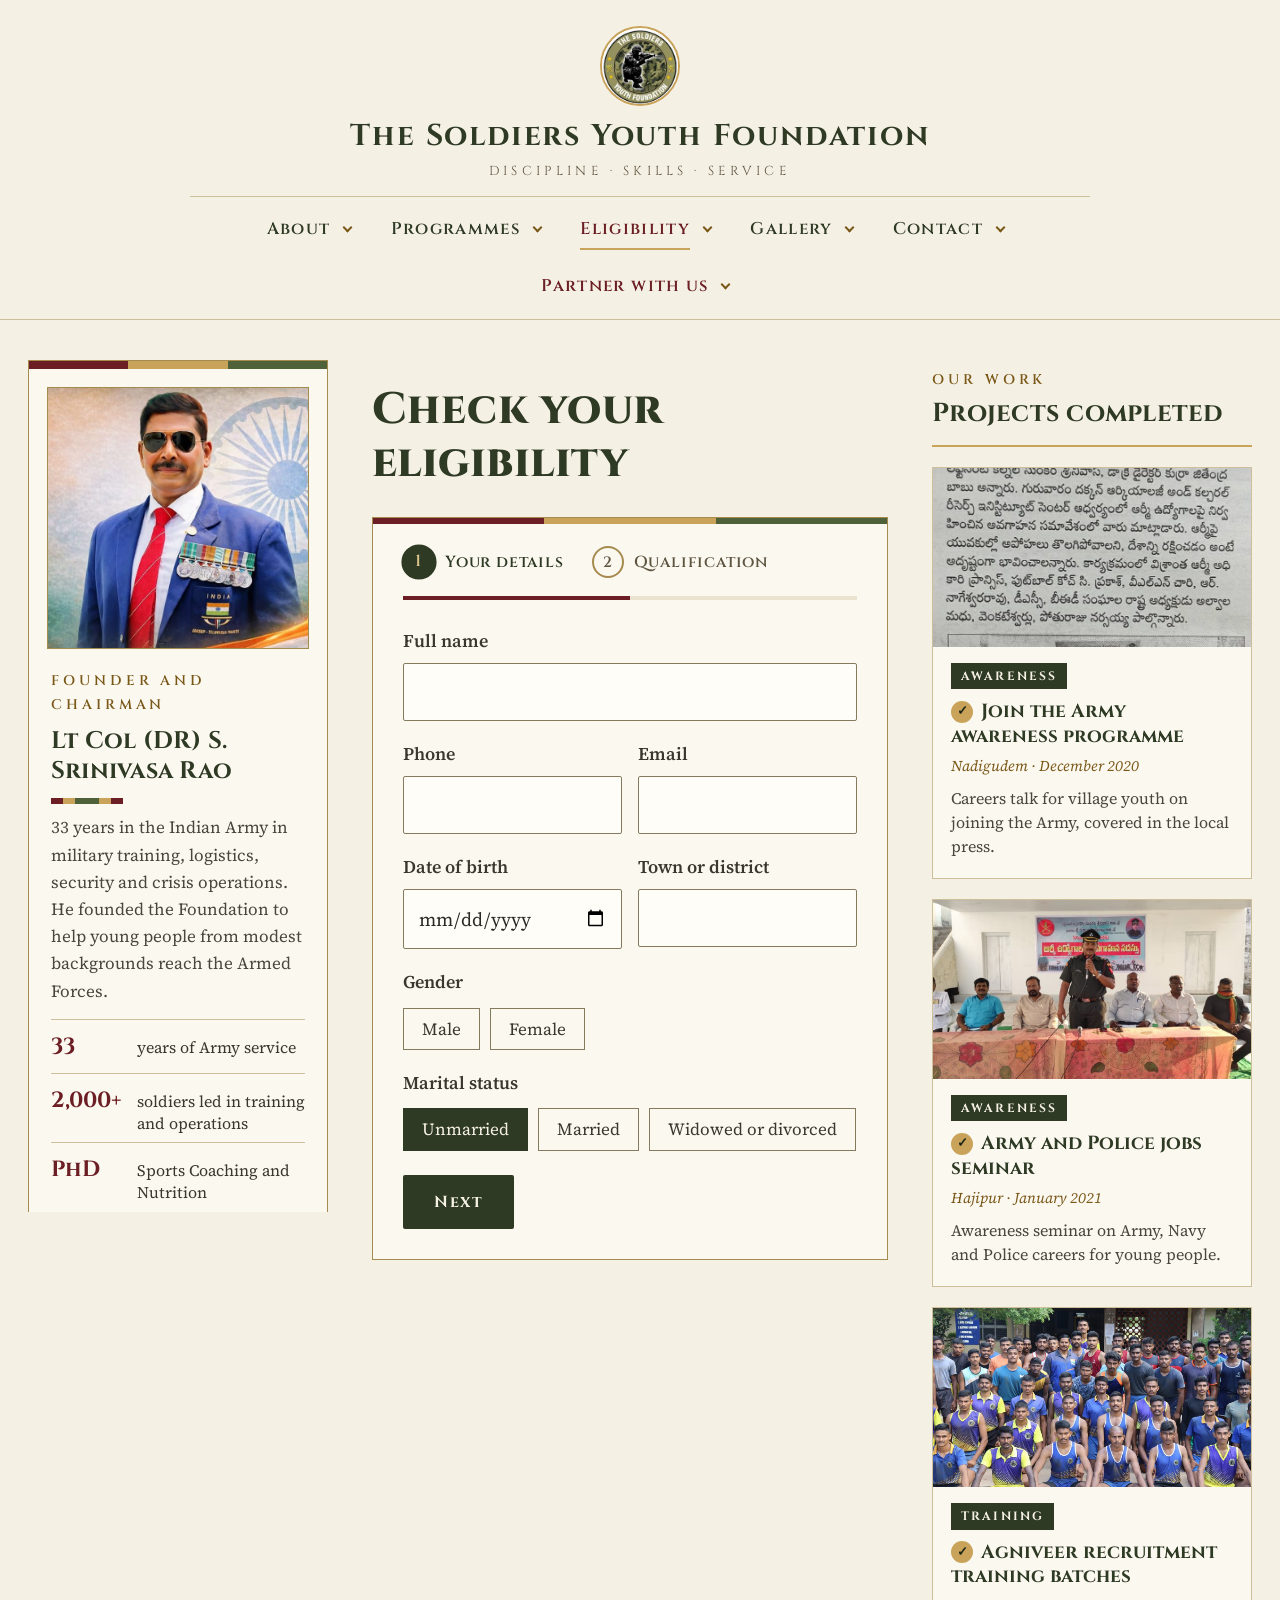
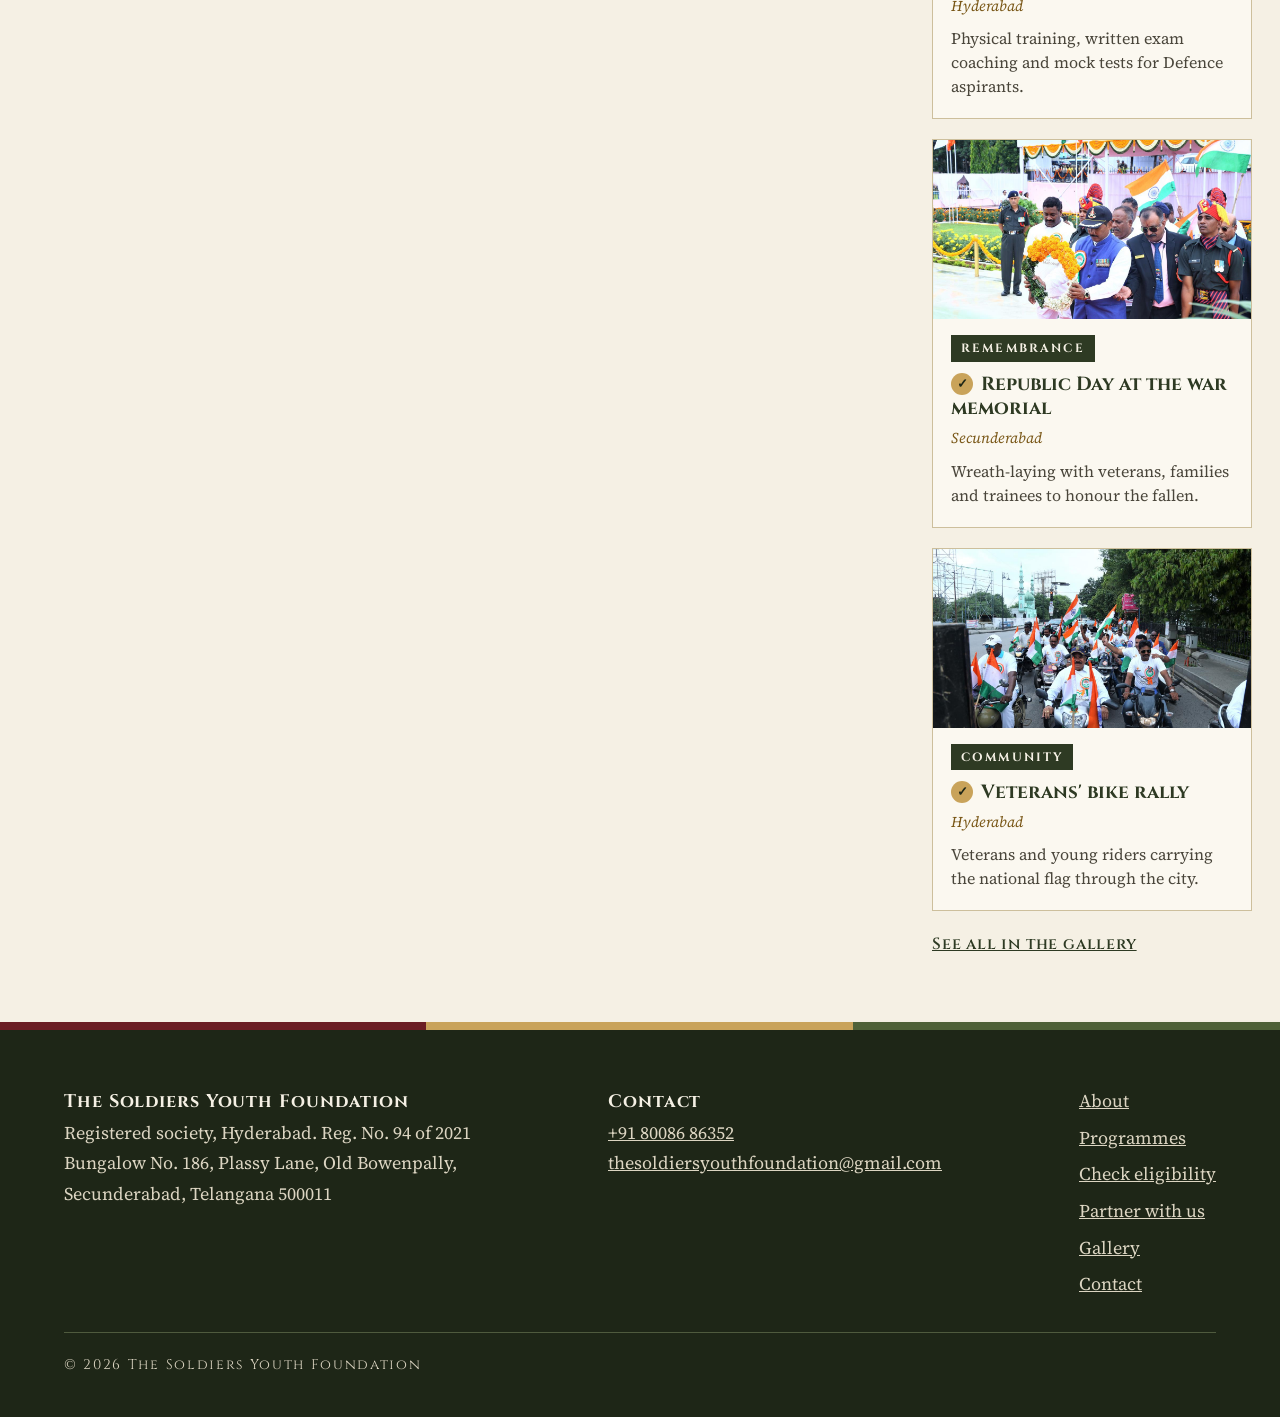
<file: eligibility.html>
<!doctype html>
<html lang="en-IN">
<head>
  <meta charset="utf-8">
  <meta name="viewport" content="width=device-width, initial-scale=1">
  <title>Check Eligibility | The Soldiers Youth Foundation</title>
  <meta name="description" content="Check which Indian Army, Navy and Air Force entries you are eligible for, from NDA, CDS and AFCAT to Agniveer, and book a free counselling call.">
  <link rel="canonical" href="https://thesoldiersyouthfoundation.com/eligibility.html">
  <meta name="theme-color" content="#2E3A23">
  <meta property="og:type" content="website">
  <meta property="og:site_name" content="The Soldiers Youth Foundation">
  <meta property="og:title" content="Check Eligibility | The Soldiers Youth Foundation">
  <meta property="og:description" content="Check which Indian Army, Navy and Air Force entries you are eligible for, from NDA, CDS and AFCAT to Agniveer, and book a free counselling call.">
  <meta property="og:url" content="https://thesoldiersyouthfoundation.com/eligibility.html">
  <meta property="og:image" content="https://thesoldiersyouthfoundation.com/assets/img/og-image.jpg">
  <link rel="icon" href="favicon.png" type="image/png">
  <link rel="apple-touch-icon" href="apple-touch-icon.png">
  <link rel="preconnect" href="https://fonts.googleapis.com">
  <link rel="preconnect" href="https://fonts.gstatic.com" crossorigin>
  <link href="https://fonts.googleapis.com/css2?family=Cinzel:wght@500;600;700;800&family=Source+Serif+4:ital,wght@0,400;0,600;1,400&display=swap" rel="stylesheet">
  <link rel="stylesheet" href="css/site.css">
  <script>document.documentElement.classList.add('js')</script>

</head>
<body>
<a class="skip" href="#main">Skip to content</a>
<header class="site-header">
  <div class="wrap">
    <a class="brand" href="index.html">
      <img src="assets/img/logo.png" alt="" width="48" height="48">
      <span><span class="brand__name">The Soldiers Youth Foundation</span><span class="brand__tag">Discipline · Skills · Service</span></span>
    </a>
    <nav class="nav" aria-label="Main">
      <div class="nav__item">
        <a class="nav__link" href="about.html">About</a>
        <button class="nav__toggle" type="button" aria-expanded="false" aria-controls="menu-about"><span class="visually-hidden">About menu</span></button>
        <ul class="nav__menu" id="menu-about">
          <li><a href="about.html#story">Our story</a></li>
          <li><a href="about.html#mission">Mission and values</a></li>
          <li><a href="about.html#leadership">Leadership</a></li>
          <li><a href="about.html#news">Press coverage</a></li>
          <li><a href="about.html#transparency">Registration and transparency</a></li>
        </ul>
      </div>
      <div class="nav__item">
        <a class="nav__link" href="programmes.html">Programmes</a>
        <button class="nav__toggle" type="button" aria-expanded="false" aria-controls="menu-programmes"><span class="visually-hidden">Programmes menu</span></button>
        <ul class="nav__menu" id="menu-programmes">
          <li><a href="programmes.html#defence">Defence recruitment preparation</a></li>
          <li><a href="programmes.html#skills">Youth skill development</a></li>
          <li><a href="programmes.html#mentorship">Mentorship</a></li>
          <li><a href="programmes.html#eligibility">Who can apply</a></li>
          <li><a href="programmes.html#apply">Apply for training</a></li>
        </ul>
      </div>
      <div class="nav__item">
        <a class="nav__link" href="eligibility.html" aria-current="page">Eligibility</a>
        <button class="nav__toggle" type="button" aria-expanded="false" aria-controls="menu-eligibility"><span class="visually-hidden">Eligibility menu</span></button>
        <ul class="nav__menu" id="menu-eligibility">
          <li><a href="eligibility.html#checker">Check your eligibility</a></li>
          <li><a href="eligibility.html#checker">Officer entries: NDA, CDS, AFCAT</a></li>
          <li><a href="eligibility.html#checker">Agniveer entries</a></li>
          <li><a href="contact.html">Talk to a mentor</a></li>
        </ul>
      </div>
      <div class="nav__item">
        <a class="nav__link" href="gallery.html">Gallery</a>
        <button class="nav__toggle" type="button" aria-expanded="false" aria-controls="menu-gallery"><span class="visually-hidden">Gallery menu</span></button>
        <ul class="nav__menu" id="menu-gallery">
          <li><a href="gallery.html#training">Training photos</a></li>
          <li><a href="gallery.html#video">Training videos</a></li>
          <li><a href="gallery.html#news">In the news</a></li>
          <li><a href="gallery.html#republic-day">Republic Day</a></li>
          <li><a href="gallery.html#rally">Veterans' bike rally</a></li>
        </ul>
      </div>
      <div class="nav__item">
        <a class="nav__link" href="contact.html">Contact</a>
        <button class="nav__toggle" type="button" aria-expanded="false" aria-controls="menu-contact"><span class="visually-hidden">Contact menu</span></button>
        <ul class="nav__menu" id="menu-contact">
          <li><a href="contact.html#message">Send us a message</a></li>
          <li><a href="contact.html#find-us">Address and map</a></li>
          <li><a href="tel:+918008686352">Call +91 80086 86352</a></li>
          <li><a href="mailto:thesoldiersyouthfoundation@gmail.com">Email us</a></li>
        </ul>
      </div>
      <div class="nav__item">
        <a class="nav__link nav__link--cta" href="partner.html">Partner with us</a>
        <button class="nav__toggle" type="button" aria-expanded="false" aria-controls="menu-partner"><span class="visually-hidden">Partner with us menu</span></button>
        <ul class="nav__menu" id="menu-partner">
          <li><a href="partner.html#why">Why partner with us</a></li>
          <li><a href="partner.html#fund">Ways to fund</a></li>
          <li><a href="partner.html#receive">What you receive</a></li>
          <li><a href="partner.html#give">Donate or volunteer</a></li>
          <li><a href="partner.html#talk">Request partnership brief</a></li>
        </ul>
      </div>
    </nav>
  </div>
</header>

<main id="main">
<div class="layout">
<aside class="pane pane--left" aria-label="Our founder">
  <div class="founder" data-reveal>
    <div class="founder__photo"><img src="assets/img/chairman.jpg" width="640" height="640" alt="Lieutenant Colonel (DR) S. Srinivasa Rao, Founder and Chairman"></div>
    <div class="founder__body">
      <span class="eyebrow">Founder and Chairman</span>
      <h2 class="founder__name">Lt Col (DR) S. Srinivasa Rao</h2>
      <p class="founder__bio">33 years in the Indian Army in military training, logistics, security and crisis operations. He founded the Foundation to help young people from modest backgrounds reach the Armed Forces.</p>
      <ul class="founder__facts">
        <li><strong>33</strong><span>years of Army service</span></li>
        <li><strong>2,000+</strong><span>soldiers led in training and operations</span></li>
        <li><strong>PhD</strong><span>Sports Coaching and Nutrition</span></li>
      </ul>
      <div class="founder__actions">
        <a class="btn btn--navy" href="about.html#leadership">Full profile</a>
        <a class="btn btn--ghost" href="contact.html">Contact</a>
      </div>
    </div>
  </div>
</aside>

<div class="layout__main">
<div class="page-title"><h1 class="h2">Check your eligibility</h1></div>
<section class="section elig" data-elig>
  <div class="wrap">
    <div class="wiz" id="checker">
      <ol class="wiz__steps" aria-label="Steps">
        <li class="is-current"><span>1</span>Your details</li>
        <li><span>2</span>Qualification</li>
      </ol>
      <div class="wiz__bar" aria-hidden="true"><span></span></div>

      <form class="form wiz__form" id="elig-form" novalidate>
        <fieldset class="wiz__step">
          <legend class="visually-hidden">Your details</legend>
          <label>Full name<input type="text" name="cname" required autocomplete="name"></label>
          <div class="pair">
            <label>Phone<input type="tel" name="cphone" required autocomplete="tel" inputmode="tel" pattern="[0-9+ \-]{10,15}" title="10-digit mobile number"></label>
            <label>Email<input type="email" name="cemail" required autocomplete="email"></label>
          </div>
          <div class="pair">
            <label>Date of birth<input type="date" name="dob" required></label>
            <label>Town or district<input type="text" name="ctown" required autocomplete="address-level2"></label>
          </div>
          <div class="choice">
            <span class="choice__label">Gender</span>
            <label class="pill"><input type="radio" name="gender" value="m" required><span>Male</span></label>
            <label class="pill"><input type="radio" name="gender" value="f"><span>Female</span></label>
          </div>
          <div class="choice">
            <span class="choice__label">Marital status</span>
            <label class="pill"><input type="radio" name="marital" value="unmarried" required checked><span>Unmarried</span></label>
            <label class="pill"><input type="radio" name="marital" value="married"><span>Married</span></label>
            <label class="pill"><input type="radio" name="marital" value="widowed-divorced"><span>Widowed or divorced</span></label>
          </div>
          <div class="wiz__nav"><button class="btn btn--navy" type="button" data-next>Next</button></div>
        </fieldset>

        <fieldset class="wiz__step" hidden>
          <legend class="visually-hidden">Qualification</legend>
          <label>Highest qualification<select name="qual" required>
            <option value="">Choose your qualification</option>
            <optgroup label="School">
              <option value="8">Class 8 pass</option>
              <option value="10">Class 10 pass</option>
            </optgroup>
            <optgroup label="Studying in Class 12 / Intermediate">
              <option value="12s-mpc">Studying Class 12: MPC (Maths, Physics, Chemistry)</option>
              <option value="12s-bipc">Studying Class 12: BiPC (Biology, Physics, Chemistry)</option>
              <option value="12s-oth">Studying Class 12: Commerce or Arts (MEC, CEC, HEC)</option>
            </optgroup>
            <optgroup label="Class 12 / Intermediate pass">
              <option value="12-mpc">Class 12 pass: MPC (Maths, Physics, Chemistry)</option>
              <option value="12-bipc">Class 12 pass: BiPC (Biology, Physics, Chemistry)</option>
              <option value="12-oth">Class 12 pass: Commerce or Arts (MEC, CEC, HEC)</option>
            </optgroup>
            <optgroup label="Diploma">
              <option value="dip">Engineering diploma (polytechnic)</option>
            </optgroup>
            <optgroup label="Degree">
              <option value="btech-f">Final year of B.E. / B.Tech</option>
              <option value="deg-f">Final year of another degree (B.Sc, B.Com, B.A., BBA)</option>
              <option value="btech">B.E. / B.Tech graduate</option>
              <option value="deg">Graduate: B.Sc, B.Com, B.A., BBA or other</option>
              <option value="llb">LLB (law) graduate</option>
              <option value="pg">Postgraduate (M.Sc, MBA, MCA, M.A. or other)</option>
            </optgroup>
          </select></label>
          <label>NCC certificate<select name="ncc" required>
            <option value="">Choose one</option>
            <option value="none">No NCC certificate</option>
            <option value="a-b">NCC 'A' or 'B' certificate only</option>
            <option value="c-ab">NCC 'C' certificate with grade A or B</option>
            <option value="c-c">NCC 'C' certificate with grade C</option>
          </select></label>
          <div class="choice">
            <span class="choice__label">Are you working now (job or own business)?</span>
            <label class="pill"><input type="radio" name="employed" value="yes" required><span>Yes</span></label>
            <label class="pill"><input type="radio" name="employed" value="no"><span>No</span></label>
          </div>
          <label class="check"><input type="checkbox" name="consent" value="yes" required>I agree to the Foundation saving these details and contacting me about training and counselling. If I am under 18, my parent or guardian has agreed.</label>
          <div class="wiz__nav"><button class="btn btn--ghost" type="button" data-back>Back</button><button class="btn btn--accent" type="submit">Check my eligibility</button></div>
        </fieldset>
      </form>
    </div>

    <div class="eres" id="elig-results" aria-live="polite" hidden></div>
  </div>
</section>

<section class="section section--soft book" id="counselling" hidden>
  <div class="wrap split" style="gap:48px">
    <div class="split__head stack">
      <span class="eyebrow">Next step</span>
      <h2 class="h2">Book a free counselling call</h2>
      <p data-booking-lead>Our veteran mentors can help you choose the right entry and plan your preparation, free of charge.</p>
      <ul class="book__points">
        <li>Which entry suits your age, education and goals</li>
        <li>Written exam, SSB and physical test preparation</li>
        <li>Our training batches in Hyderabad</li>
      </ul>
      <p class="small muted">Prefer to talk now? Call <a href="tel:+918008686352">+91 80086 86352</a>.</p>
    </div>
    <form class="form form--boxed split__body" method="POST" data-form data-success="Thank you. Your call is booked. We will call you at the time you chose.">
      <input type="hidden" name="form" value="Counselling request">
      <input class="hp" type="text" name="_gotcha" tabindex="-1" autocomplete="off" aria-hidden="true">
      <input type="hidden" name="email">
      <input type="hidden" name="town">
      <input type="hidden" name="dob">
      <input type="hidden" name="age">
      <input type="hidden" name="gender">
      <input type="hidden" name="marital">
      <input type="hidden" name="qualification">
      <input type="hidden" name="ncc">
      <input type="hidden" name="employed">
      <input type="hidden" name="eligible_now">
      <input type="hidden" name="eligible_later">
      <div class="pair">
        <label>Full name<input type="text" name="name" required autocomplete="name"></label>
        <label>Phone<input type="tel" name="phone" required autocomplete="tel" inputmode="tel" pattern="[0-9+ \-]{10,15}" title="10-digit mobile number"></label>
      </div>
      <div class="pair">
        <label>Preferred date<input type="date" name="call_date" required></label>
        <label>Preferred time<select name="call_time" required>
          <option value="">Choose a time</option>
          <option>10 am to 12 noon</option>
          <option>12 noon to 2 pm</option>
          <option>2 pm to 4 pm</option>
          <option>4 pm to 6 pm</option>
          <option>6 pm to 8 pm</option>
        </select></label>
      </div>
      <label>Language<select name="language">
        <option>Telugu</option><option>Hindi</option><option>English</option>
      </select></label>
      <label>Anything you'd like to ask?<textarea name="message" rows="3" placeholder="Optional"></textarea></label>
      <input type="hidden" name="consent" value="yes">
      <button class="btn btn--navy" type="submit">Book my call</button>
      <p class="form__status" role="status" aria-live="polite"></p>
    </form>
  </div>
</section>
</div>

<aside class="pane pane--right" aria-labelledby="projects-title">
  <div class="pane__head">
    <span class="eyebrow">Our work</span>
    <h2 class="pane__title" id="projects-title">Projects completed</h2>
  </div>
  <div class="projects">
    <a class="project" href="gallery.html#news" data-reveal>
      <span class="project__img"><img src="assets/img/news/2020-12-nadigudem-join-the-army.jpg" width="600" height="400" loading="lazy" alt=""></span>
      <span class="project__body">
        <span class="project__tag">Awareness</span>
        <span class="project__title">Join the Army awareness programme</span>
        <span class="project__meta">Nadigudem · December 2020</span>
        <span class="project__text">Careers talk for village youth on joining the Army, covered in the local press.</span>
      </span>
    </a>
    <a class="project" href="about.html#news" data-reveal>
      <span class="project__img"><img src="assets/img/gallery/awareness-seminar.jpg" width="600" height="400" loading="lazy" alt=""></span>
      <span class="project__body">
        <span class="project__tag">Awareness</span>
        <span class="project__title">Army and Police jobs seminar</span>
        <span class="project__meta">Hajipur · January 2021</span>
        <span class="project__text">Awareness seminar on Army, Navy and Police careers for young people.</span>
      </span>
    </a>
    <a class="project" href="gallery.html#training" data-reveal>
      <span class="project__img"><img src="assets/img/gallery/training-batch-2.jpg" width="600" height="400" loading="lazy" alt=""></span>
      <span class="project__body">
        <span class="project__tag">Training</span>
        <span class="project__title">Agniveer recruitment training batches</span>
        <span class="project__meta">Hyderabad</span>
        <span class="project__text">Physical training, written exam coaching and mock tests for Defence aspirants.</span>
      </span>
    </a>
    <a class="project" href="gallery.html#republic-day" data-reveal>
      <span class="project__img"><img src="assets/img/gallery/republic-day-wreath-laying.jpg" width="600" height="400" loading="lazy" alt=""></span>
      <span class="project__body">
        <span class="project__tag">Remembrance</span>
        <span class="project__title">Republic Day at the war memorial</span>
        <span class="project__meta">Secunderabad</span>
        <span class="project__text">Wreath-laying with veterans, families and trainees to honour the fallen.</span>
      </span>
    </a>
    <a class="project" href="gallery.html#rally" data-reveal>
      <span class="project__img"><img src="assets/img/gallery/bike-rally-riders.jpg" width="600" height="400" loading="lazy" alt=""></span>
      <span class="project__body">
        <span class="project__tag">Community</span>
        <span class="project__title">Veterans' bike rally</span>
        <span class="project__meta">Hyderabad</span>
        <span class="project__text">Veterans and young riders carrying the national flag through the city.</span>
      </span>
    </a>
  </div>
  <a class="pane__more" href="gallery.html">See all in the gallery</a>
</aside>
</div>
</main>

<footer class="site-footer">
  <div class="wrap">
    <div>
      <strong>The Soldiers Youth Foundation</strong><br>
      Registered society, Hyderabad. Reg. No. 94 of 2021<br>
      Bungalow No. 186, Plassy Lane, Old Bowenpally,<br>Secunderabad, Telangana 500011
    </div>
    <div>
      <strong>Contact</strong><br>
      <a href="tel:+918008686352">+91 80086 86352</a><br>
      <a href="mailto:thesoldiersyouthfoundation@gmail.com">thesoldiersyouthfoundation@gmail.com</a>
    </div>
    <nav aria-label="Footer">
      <a href="about.html">About</a>
      <a href="programmes.html">Programmes</a>
      <a href="eligibility.html">Check eligibility</a>
      <a href="partner.html">Partner with us</a>
      <a href="gallery.html">Gallery</a>
      <a href="contact.html">Contact</a>
    </nav>
    <div class="copy">&copy; <span data-year>2026</span> The Soldiers Youth Foundation</div>
  </div>
</footer>
<script src="js/config.js" defer></script>
<script src="js/site.js" defer></script>
<script src="js/eligibility-data.js" defer></script>
<script src="js/eligibility.js" defer></script>
</body>
</html>
</file>
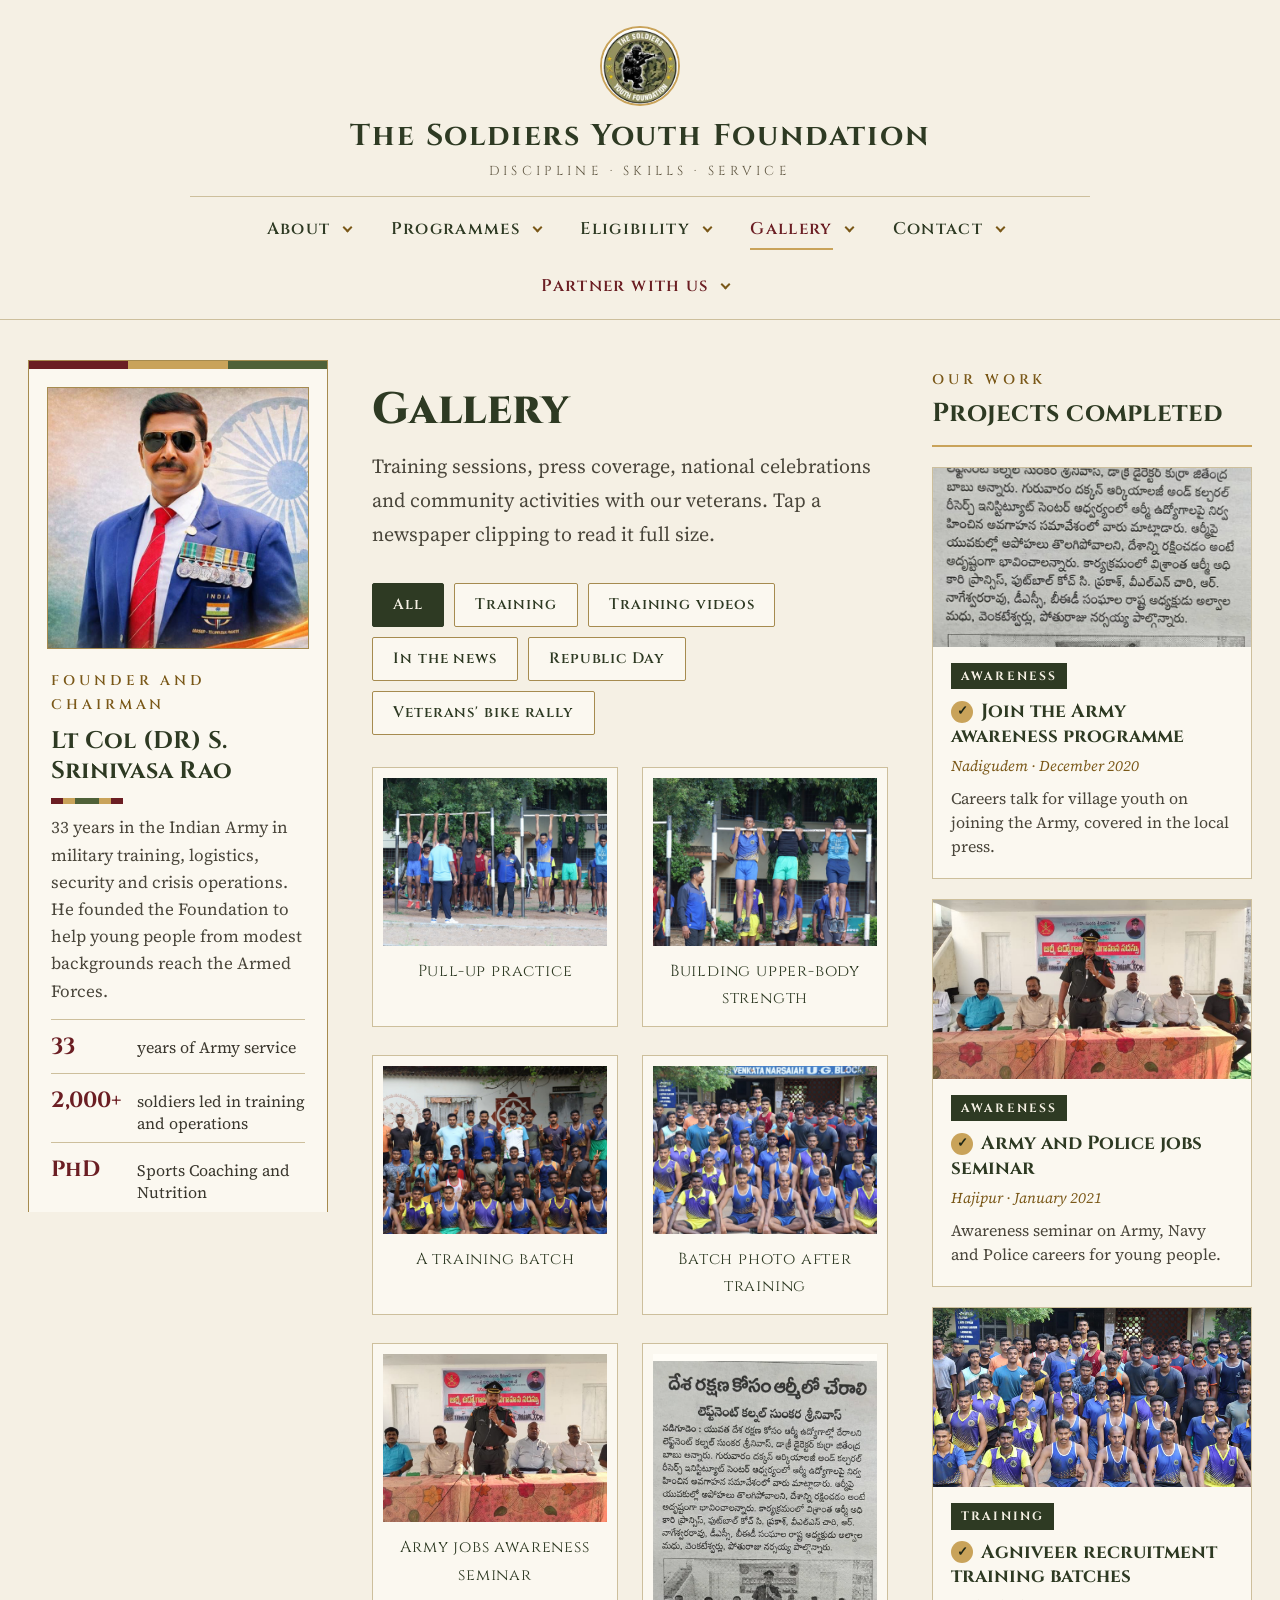
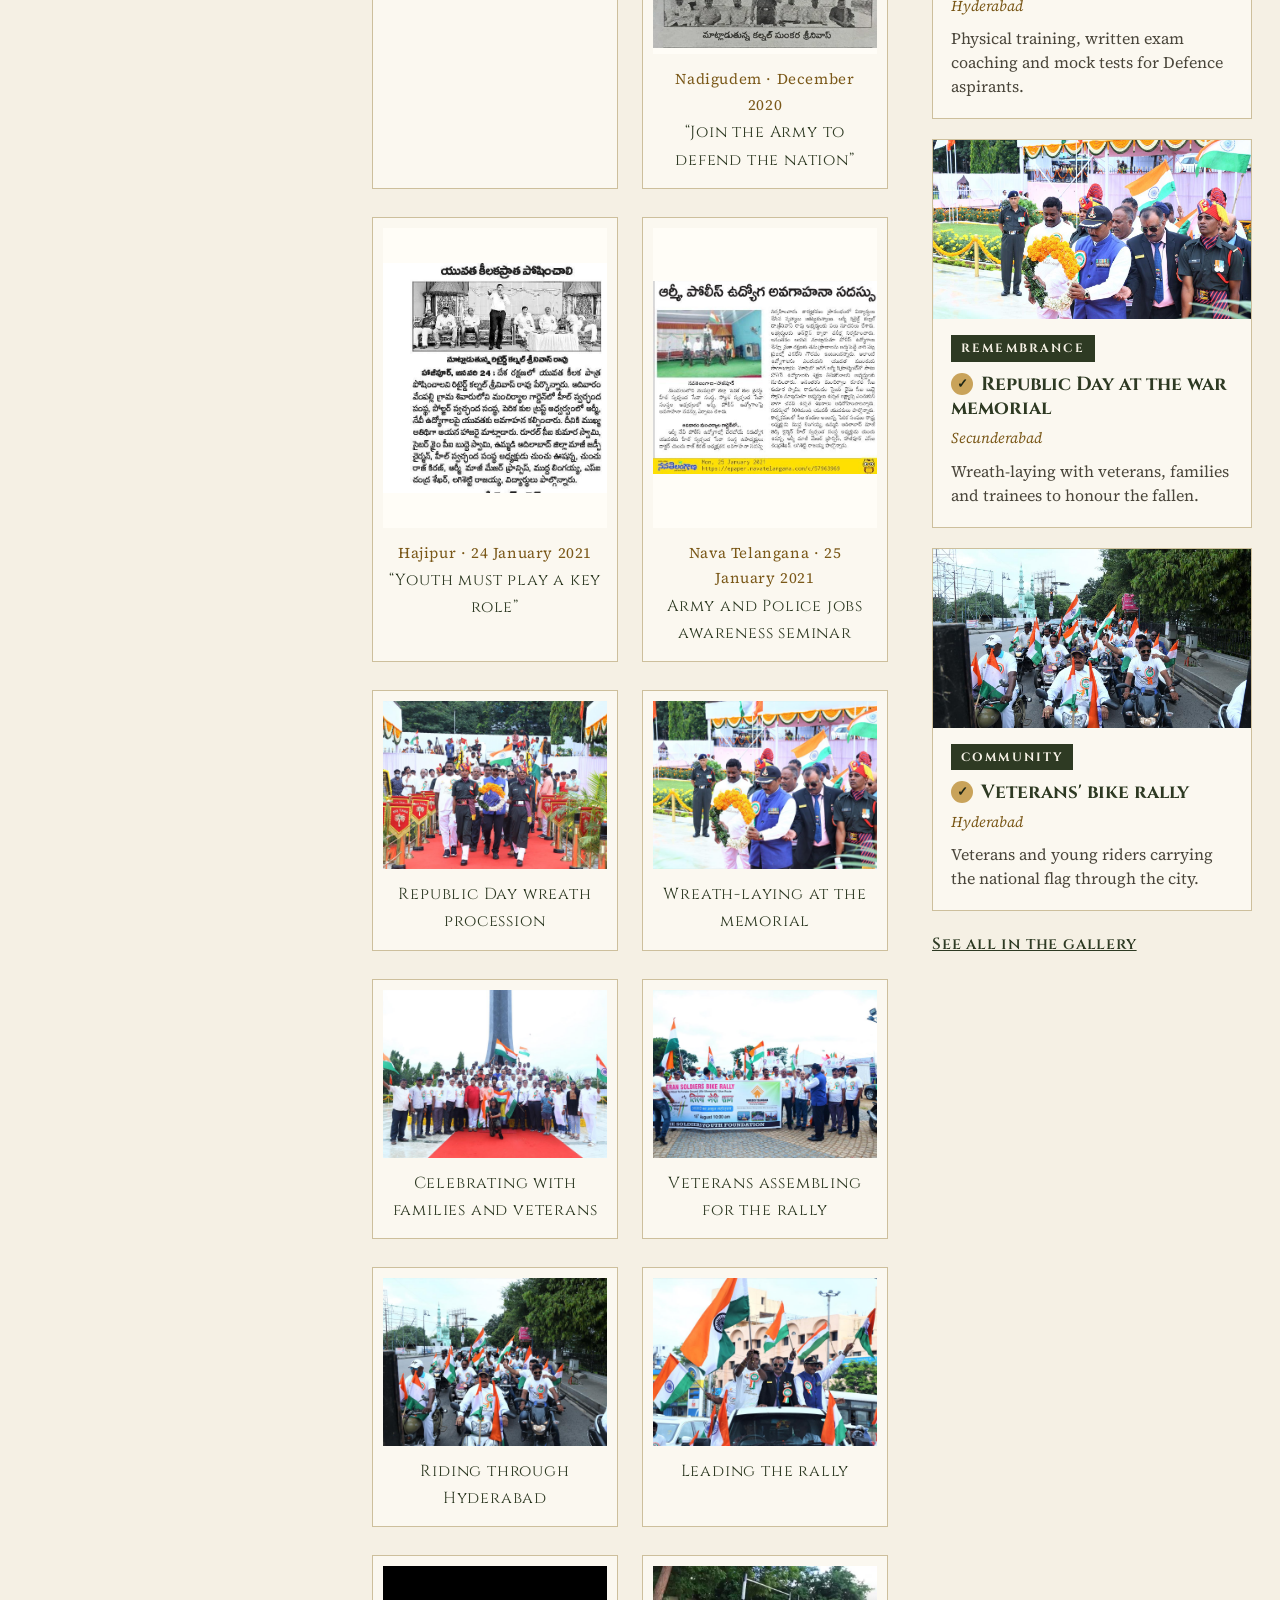
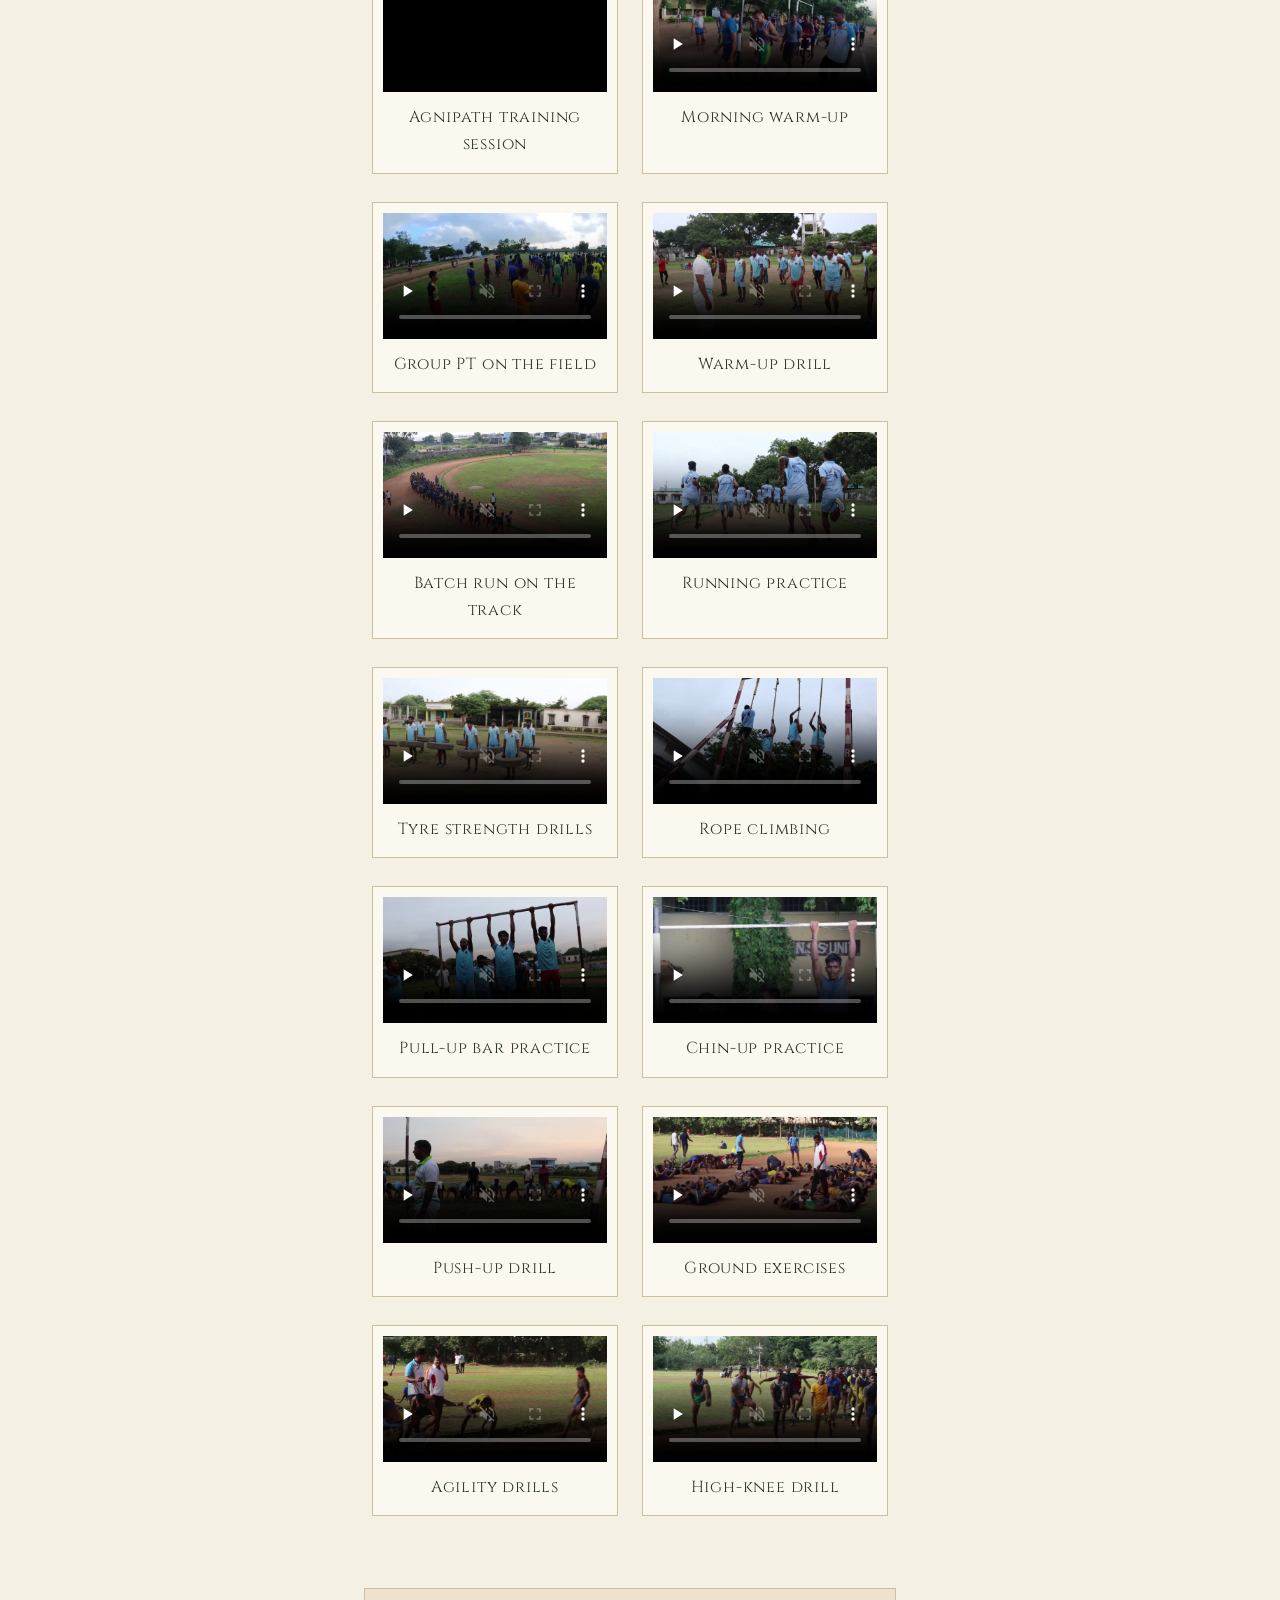
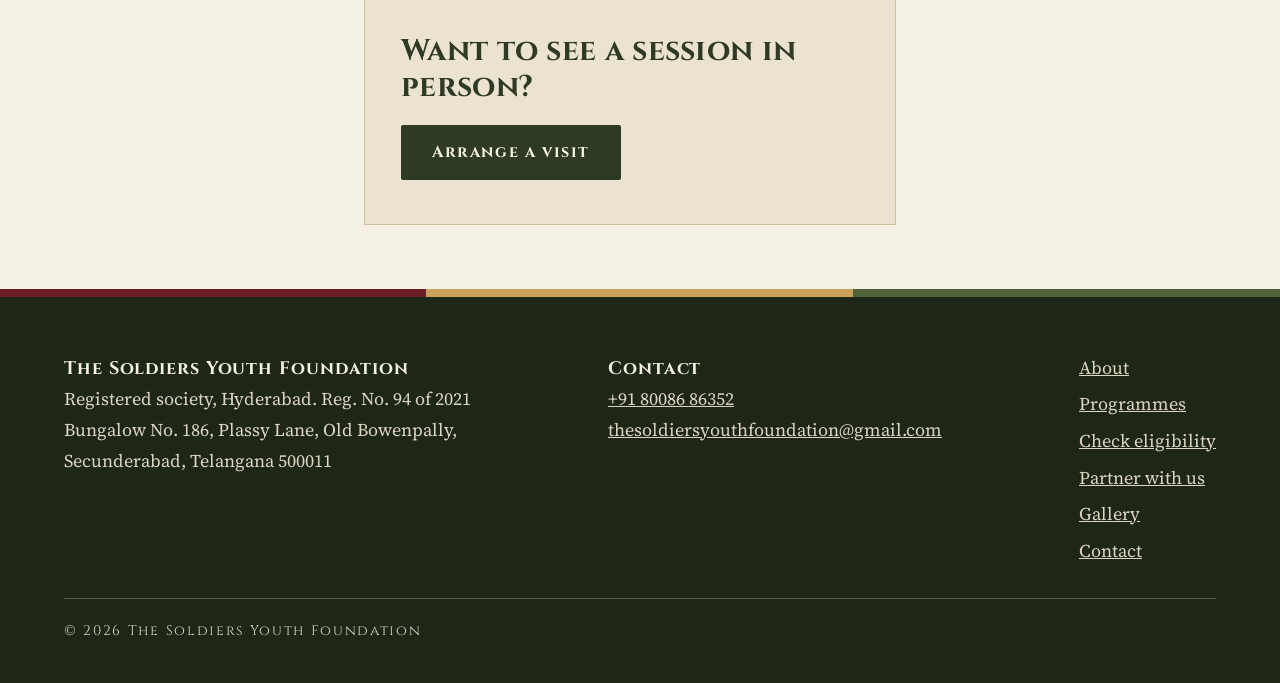
<file: gallery.html>
<!doctype html>
<html lang="en-IN">
<head>
  <meta charset="utf-8">
  <meta name="viewport" content="width=device-width, initial-scale=1">
  <title>Gallery | The Soldiers Youth Foundation</title>
  <meta name="description" content="Photos, training videos and press coverage from The Soldiers Youth Foundation, Hyderabad.">
  <link rel="canonical" href="https://thesoldiersyouthfoundation.com/gallery.html">
  <meta name="theme-color" content="#2E3A23">
  <meta property="og:type" content="website">
  <meta property="og:site_name" content="The Soldiers Youth Foundation">
  <meta property="og:title" content="Gallery | The Soldiers Youth Foundation">
  <meta property="og:description" content="Photos, training videos and press coverage from The Soldiers Youth Foundation, Hyderabad.">
  <meta property="og:url" content="https://thesoldiersyouthfoundation.com/gallery.html">
  <meta property="og:image" content="https://thesoldiersyouthfoundation.com/assets/img/og-image.jpg">
  <link rel="icon" href="favicon.png" type="image/png">
  <link rel="apple-touch-icon" href="apple-touch-icon.png">
  <link rel="preconnect" href="https://fonts.googleapis.com">
  <link rel="preconnect" href="https://fonts.gstatic.com" crossorigin>
  <link href="https://fonts.googleapis.com/css2?family=Cinzel:wght@500;600;700;800&family=Source+Serif+4:ital,wght@0,400;0,600;1,400&display=swap" rel="stylesheet">
  <link rel="stylesheet" href="css/site.css">
  <script>document.documentElement.classList.add('js')</script>

</head>
<body>
<a class="skip" href="#main">Skip to content</a>
<header class="site-header">
  <div class="wrap">
    <a class="brand" href="index.html">
      <img src="assets/img/logo.png" alt="" width="48" height="48">
      <span><span class="brand__name">The Soldiers Youth Foundation</span><span class="brand__tag">Discipline · Skills · Service</span></span>
    </a>
    <nav class="nav" aria-label="Main">
      <div class="nav__item">
        <a class="nav__link" href="about.html">About</a>
        <button class="nav__toggle" type="button" aria-expanded="false" aria-controls="menu-about"><span class="visually-hidden">About menu</span></button>
        <ul class="nav__menu" id="menu-about">
          <li><a href="about.html#story">Our story</a></li>
          <li><a href="about.html#mission">Mission and values</a></li>
          <li><a href="about.html#leadership">Leadership</a></li>
          <li><a href="about.html#news">Press coverage</a></li>
          <li><a href="about.html#transparency">Registration and transparency</a></li>
        </ul>
      </div>
      <div class="nav__item">
        <a class="nav__link" href="programmes.html">Programmes</a>
        <button class="nav__toggle" type="button" aria-expanded="false" aria-controls="menu-programmes"><span class="visually-hidden">Programmes menu</span></button>
        <ul class="nav__menu" id="menu-programmes">
          <li><a href="programmes.html#defence">Defence recruitment preparation</a></li>
          <li><a href="programmes.html#skills">Youth skill development</a></li>
          <li><a href="programmes.html#mentorship">Mentorship</a></li>
          <li><a href="programmes.html#eligibility">Who can apply</a></li>
          <li><a href="programmes.html#apply">Apply for training</a></li>
        </ul>
      </div>
      <div class="nav__item">
        <a class="nav__link" href="eligibility.html">Eligibility</a>
        <button class="nav__toggle" type="button" aria-expanded="false" aria-controls="menu-eligibility"><span class="visually-hidden">Eligibility menu</span></button>
        <ul class="nav__menu" id="menu-eligibility">
          <li><a href="eligibility.html#checker">Check your eligibility</a></li>
          <li><a href="eligibility.html#checker">Officer entries: NDA, CDS, AFCAT</a></li>
          <li><a href="eligibility.html#checker">Agniveer entries</a></li>
          <li><a href="contact.html">Talk to a mentor</a></li>
        </ul>
      </div>
      <div class="nav__item">
        <a class="nav__link" href="gallery.html" aria-current="page">Gallery</a>
        <button class="nav__toggle" type="button" aria-expanded="false" aria-controls="menu-gallery"><span class="visually-hidden">Gallery menu</span></button>
        <ul class="nav__menu" id="menu-gallery">
          <li><a href="gallery.html#training">Training photos</a></li>
          <li><a href="gallery.html#video">Training videos</a></li>
          <li><a href="gallery.html#news">In the news</a></li>
          <li><a href="gallery.html#republic-day">Republic Day</a></li>
          <li><a href="gallery.html#rally">Veterans' bike rally</a></li>
        </ul>
      </div>
      <div class="nav__item">
        <a class="nav__link" href="contact.html">Contact</a>
        <button class="nav__toggle" type="button" aria-expanded="false" aria-controls="menu-contact"><span class="visually-hidden">Contact menu</span></button>
        <ul class="nav__menu" id="menu-contact">
          <li><a href="contact.html#message">Send us a message</a></li>
          <li><a href="contact.html#find-us">Address and map</a></li>
          <li><a href="tel:+918008686352">Call +91 80086 86352</a></li>
          <li><a href="mailto:thesoldiersyouthfoundation@gmail.com">Email us</a></li>
        </ul>
      </div>
      <div class="nav__item">
        <a class="nav__link nav__link--cta" href="partner.html">Partner with us</a>
        <button class="nav__toggle" type="button" aria-expanded="false" aria-controls="menu-partner"><span class="visually-hidden">Partner with us menu</span></button>
        <ul class="nav__menu" id="menu-partner">
          <li><a href="partner.html#why">Why partner with us</a></li>
          <li><a href="partner.html#fund">Ways to fund</a></li>
          <li><a href="partner.html#receive">What you receive</a></li>
          <li><a href="partner.html#give">Donate or volunteer</a></li>
          <li><a href="partner.html#talk">Request partnership brief</a></li>
        </ul>
      </div>
    </nav>
  </div>
</header>

<main id="main">
<div class="layout">
<aside class="pane pane--left" aria-label="Our founder">
  <div class="founder" data-reveal>
    <div class="founder__photo"><img src="assets/img/chairman.jpg" width="640" height="640" alt="Lieutenant Colonel (DR) S. Srinivasa Rao, Founder and Chairman"></div>
    <div class="founder__body">
      <span class="eyebrow">Founder and Chairman</span>
      <h2 class="founder__name">Lt Col (DR) S. Srinivasa Rao</h2>
      <p class="founder__bio">33 years in the Indian Army in military training, logistics, security and crisis operations. He founded the Foundation to help young people from modest backgrounds reach the Armed Forces.</p>
      <ul class="founder__facts">
        <li><strong>33</strong><span>years of Army service</span></li>
        <li><strong>2,000+</strong><span>soldiers led in training and operations</span></li>
        <li><strong>PhD</strong><span>Sports Coaching and Nutrition</span></li>
      </ul>
      <div class="founder__actions">
        <a class="btn btn--navy" href="about.html#leadership">Full profile</a>
        <a class="btn btn--ghost" href="contact.html">Contact</a>
      </div>
    </div>
  </div>
</aside>

<div class="layout__main">
<section class="section">
  <div class="wrap">
    <h1 class="h2" style="font-size:44px;font-weight:800">Gallery</h1>
    <p class="muted" style="margin-top:12px">Training sessions, press coverage, national celebrations and community activities with our veterans. Tap a newspaper clipping to read it full size.</p>
    <div class="chips" role="group" aria-label="Filter gallery">
      <button class="chip" type="button" data-filter="all" aria-pressed="true">All</button>
      <button class="chip" type="button" data-filter="training" aria-pressed="false">Training</button>
      <button class="chip" type="button" data-filter="video" aria-pressed="false">Training videos</button>
      <button class="chip" type="button" data-filter="news" aria-pressed="false">In the news</button>
      <button class="chip" type="button" data-filter="republic-day" aria-pressed="false">Republic Day</button>
      <button class="chip" type="button" data-filter="rally" aria-pressed="false">Veterans' bike rally</button>
    </div>
    <div class="grid">
      <figure data-tags="training"><img src="assets/img/gallery/training-pull-ups-1.jpg" width="1200" height="800" loading="lazy" alt="Trainees hanging from pull-up bars while an instructor watches"><figcaption>Pull-up practice</figcaption></figure>
      <figure data-tags="training"><img src="assets/img/gallery/training-pull-ups-2.jpg" width="1200" height="800" loading="lazy" alt="Three trainees doing pull-ups on a bar"><figcaption>Building upper-body strength</figcaption></figure>
      <figure data-tags="training"><img src="assets/img/gallery/training-batch-1.jpg" width="1200" height="800" loading="lazy" alt="A training batch in sports kit posing together, some making the victory sign"><figcaption>A training batch</figcaption></figure>
      <figure data-tags="training"><img src="assets/img/gallery/training-batch-2.jpg" width="1200" height="800" loading="lazy" alt="A large training batch in sports kit gathered outside a college block"><figcaption>Batch photo after training</figcaption></figure>
      <figure data-tags="training news"><img src="assets/img/gallery/awareness-seminar.jpg" width="1152" height="532" loading="lazy" alt="Lt Col S. Srinivasa Rao in uniform addressing guests at an Army jobs awareness seminar"><figcaption>Army jobs awareness seminar</figcaption></figure>
      <figure class="news" data-tags="news"><a href="assets/img/news/2020-12-nadigudem-join-the-army.jpg" target="_blank" rel="noopener" aria-label="Open full-size clipping: Join the Army to defend the nation"><img src="assets/img/news/2020-12-nadigudem-join-the-army.jpg" width="714" height="915" loading="lazy" alt="Telugu newspaper report headlined “Join the Army to defend the nation”, with a photo of Lt Col S. Srinivasa Rao addressing young people at Nadigudem"></a><figcaption><span class="news__src">Nadigudem · December 2020</span>“Join the Army to defend the nation”</figcaption></figure>
      <figure class="news" data-tags="news"><a href="assets/img/news/2021-01-hajipur-youth-key-role.jpg" target="_blank" rel="noopener" aria-label="Open full-size clipping: Youth must play a key role"><img src="assets/img/news/2021-01-hajipur-youth-key-role.jpg" width="532" height="546" loading="lazy" alt="Telugu newspaper report headlined “Youth must play a key role”, with a photo of retired Colonel S. Srinivasa Rao speaking at an Army and Navy careers awareness event in Hajipur"></a><figcaption><span class="news__src">Hajipur · 24 January 2021</span>“Youth must play a key role”</figcaption></figure>
      <figure class="news" data-tags="news"><a href="assets/img/news/2021-01-hajipur-awareness-seminar.jpg" target="_blank" rel="noopener" aria-label="Open full-size clipping: Army and Police jobs awareness seminar"><img src="assets/img/news/2021-01-hajipur-awareness-seminar.jpg" width="557" height="479" loading="lazy" alt="Nava Telangana report on an Army and Police jobs awareness seminar for young people"></a><figcaption><span class="news__src">Nava Telangana · 25 January 2021</span>Army and Police jobs awareness seminar</figcaption></figure>
      <figure data-tags="republic-day"><img src="assets/img/gallery/republic-day-wreath-procession.jpg" width="1200" height="800" loading="lazy" alt="Wreath procession led by uniformed personnel on Republic Day"><figcaption>Republic Day wreath procession</figcaption></figure>
      <figure data-tags="republic-day"><img src="assets/img/gallery/republic-day-wreath-laying.jpg" width="1200" height="800" loading="lazy" alt="Veterans and guests laying a wreath at the memorial"><figcaption>Wreath-laying at the memorial</figcaption></figure>
      <figure data-tags="republic-day"><img src="assets/img/gallery/republic-day-group-photo.jpg" width="1200" height="800" loading="lazy" alt="Foundation members and young people gathered with flags at the memorial"><figcaption>Celebrating with families and veterans</figcaption></figure>
      <figure data-tags="rally"><img src="assets/img/gallery/bike-rally-assembly.jpg" width="1200" height="800" loading="lazy" alt="Veterans assembled behind the Soldiers Youth Foundation bike rally banner"><figcaption>Veterans assembling for the rally</figcaption></figure>
      <figure data-tags="rally"><img src="assets/img/gallery/bike-rally-riders.jpg" width="1200" height="800" loading="lazy" alt="Riders carrying Indian flags on motorcycles during the rally"><figcaption>Riding through Hyderabad</figcaption></figure>
      <figure data-tags="rally"><img src="assets/img/gallery/bike-rally-flags.jpg" width="1200" height="800" loading="lazy" alt="Veterans waving Indian flags from the lead vehicle of the rally"><figcaption>Leading the rally</figcaption></figure>
      <figure data-tags="video">
        <div class="video"><iframe src="https://www.youtube-nocookie.com/embed/AAUBDp95vUc" title="Agnipath training session" loading="lazy" allow="accelerometer; encrypted-media; gyroscope; picture-in-picture" allowfullscreen></iframe></div>
        <figcaption>Agnipath training session</figcaption>
      </figure>
      <figure data-tags="video"><div class="video"><video src="assets/video/training-morning-warm-up.mp4" poster="assets/video/training-morning-warm-up.jpg" preload="none" controls muted playsinline loop aria-label="Training video: Morning warm-up"></video></div><figcaption>Morning warm-up</figcaption></figure>
      <figure data-tags="video"><div class="video"><video src="assets/video/training-group-pt.mp4" poster="assets/video/training-group-pt.jpg" preload="none" controls muted playsinline loop aria-label="Training video: Group PT on the field"></video></div><figcaption>Group PT on the field</figcaption></figure>
      <figure data-tags="video"><div class="video"><video src="assets/video/training-warm-up-drill.mp4" poster="assets/video/training-warm-up-drill.jpg" preload="none" controls muted playsinline loop aria-label="Training video: Warm-up drill"></video></div><figcaption>Warm-up drill</figcaption></figure>
      <figure data-tags="video"><div class="video"><video src="assets/video/training-batch-run-track.mp4" poster="assets/video/training-batch-run-track.jpg" preload="none" controls muted playsinline loop aria-label="Training video: Batch run on the track"></video></div><figcaption>Batch run on the track</figcaption></figure>
      <figure data-tags="video"><div class="video"><video src="assets/video/training-running-practice.mp4" poster="assets/video/training-running-practice.jpg" preload="none" controls muted playsinline loop aria-label="Training video: Running practice"></video></div><figcaption>Running practice</figcaption></figure>
      <figure data-tags="video"><div class="video"><video src="assets/video/training-tyre-strength-drills.mp4" poster="assets/video/training-tyre-strength-drills.jpg" preload="none" controls muted playsinline loop aria-label="Training video: Tyre strength drills"></video></div><figcaption>Tyre strength drills</figcaption></figure>
      <figure data-tags="video"><div class="video"><video src="assets/video/training-rope-climbing.mp4" poster="assets/video/training-rope-climbing.jpg" preload="none" controls muted playsinline loop aria-label="Training video: Rope climbing"></video></div><figcaption>Rope climbing</figcaption></figure>
      <figure data-tags="video"><div class="video"><video src="assets/video/training-pull-up-bar.mp4" poster="assets/video/training-pull-up-bar.jpg" preload="none" controls muted playsinline loop aria-label="Training video: Pull-up bar practice"></video></div><figcaption>Pull-up bar practice</figcaption></figure>
      <figure data-tags="video"><div class="video"><video src="assets/video/training-chin-up-practice.mp4" poster="assets/video/training-chin-up-practice.jpg" preload="none" controls muted playsinline loop aria-label="Training video: Chin-up practice"></video></div><figcaption>Chin-up practice</figcaption></figure>
      <figure data-tags="video"><div class="video"><video src="assets/video/training-push-up-drill.mp4" poster="assets/video/training-push-up-drill.jpg" preload="none" controls muted playsinline loop aria-label="Training video: Push-up drill"></video></div><figcaption>Push-up drill</figcaption></figure>
      <figure data-tags="video"><div class="video"><video src="assets/video/training-ground-exercises.mp4" poster="assets/video/training-ground-exercises.jpg" preload="none" controls muted playsinline loop aria-label="Training video: Ground exercises"></video></div><figcaption>Ground exercises</figcaption></figure>
      <figure data-tags="video"><div class="video"><video src="assets/video/training-agility-drills.mp4" poster="assets/video/training-agility-drills.jpg" preload="none" controls muted playsinline loop aria-label="Training video: Agility drills"></video></div><figcaption>Agility drills</figcaption></figure>
      <figure data-tags="video"><div class="video"><video src="assets/video/training-high-knee-drill.mp4" poster="assets/video/training-high-knee-drill.jpg" preload="none" controls muted playsinline loop aria-label="Training video: High-knee drill"></video></div><figcaption>High-knee drill</figcaption></figure>
    </div>
  </div>
</section>

<section class="band">
  <div class="wrap">
    <h2>Want to see a session in person?</h2>
    <div class="actions"><a class="btn btn--navy" href="contact.html">Arrange a visit</a></div>
  </div>
</section>
</div>

<aside class="pane pane--right" aria-labelledby="projects-title">
  <div class="pane__head">
    <span class="eyebrow">Our work</span>
    <h2 class="pane__title" id="projects-title">Projects completed</h2>
  </div>
  <div class="projects">
    <a class="project" href="gallery.html#news" data-reveal>
      <span class="project__img"><img src="assets/img/news/2020-12-nadigudem-join-the-army.jpg" width="600" height="400" loading="lazy" alt=""></span>
      <span class="project__body">
        <span class="project__tag">Awareness</span>
        <span class="project__title">Join the Army awareness programme</span>
        <span class="project__meta">Nadigudem · December 2020</span>
        <span class="project__text">Careers talk for village youth on joining the Army, covered in the local press.</span>
      </span>
    </a>
    <a class="project" href="about.html#news" data-reveal>
      <span class="project__img"><img src="assets/img/gallery/awareness-seminar.jpg" width="600" height="400" loading="lazy" alt=""></span>
      <span class="project__body">
        <span class="project__tag">Awareness</span>
        <span class="project__title">Army and Police jobs seminar</span>
        <span class="project__meta">Hajipur · January 2021</span>
        <span class="project__text">Awareness seminar on Army, Navy and Police careers for young people.</span>
      </span>
    </a>
    <a class="project" href="gallery.html#training" data-reveal>
      <span class="project__img"><img src="assets/img/gallery/training-batch-2.jpg" width="600" height="400" loading="lazy" alt=""></span>
      <span class="project__body">
        <span class="project__tag">Training</span>
        <span class="project__title">Agniveer recruitment training batches</span>
        <span class="project__meta">Hyderabad</span>
        <span class="project__text">Physical training, written exam coaching and mock tests for Defence aspirants.</span>
      </span>
    </a>
    <a class="project" href="gallery.html#republic-day" data-reveal>
      <span class="project__img"><img src="assets/img/gallery/republic-day-wreath-laying.jpg" width="600" height="400" loading="lazy" alt=""></span>
      <span class="project__body">
        <span class="project__tag">Remembrance</span>
        <span class="project__title">Republic Day at the war memorial</span>
        <span class="project__meta">Secunderabad</span>
        <span class="project__text">Wreath-laying with veterans, families and trainees to honour the fallen.</span>
      </span>
    </a>
    <a class="project" href="gallery.html#rally" data-reveal>
      <span class="project__img"><img src="assets/img/gallery/bike-rally-riders.jpg" width="600" height="400" loading="lazy" alt=""></span>
      <span class="project__body">
        <span class="project__tag">Community</span>
        <span class="project__title">Veterans' bike rally</span>
        <span class="project__meta">Hyderabad</span>
        <span class="project__text">Veterans and young riders carrying the national flag through the city.</span>
      </span>
    </a>
  </div>
  <a class="pane__more" href="gallery.html">See all in the gallery</a>
</aside>
</div>
</main>

<footer class="site-footer">
  <div class="wrap">
    <div>
      <strong>The Soldiers Youth Foundation</strong><br>
      Registered society, Hyderabad. Reg. No. 94 of 2021<br>
      Bungalow No. 186, Plassy Lane, Old Bowenpally,<br>Secunderabad, Telangana 500011
    </div>
    <div>
      <strong>Contact</strong><br>
      <a href="tel:+918008686352">+91 80086 86352</a><br>
      <a href="mailto:thesoldiersyouthfoundation@gmail.com">thesoldiersyouthfoundation@gmail.com</a>
    </div>
    <nav aria-label="Footer">
      <a href="about.html">About</a>
      <a href="programmes.html">Programmes</a>
      <a href="eligibility.html">Check eligibility</a>
      <a href="partner.html">Partner with us</a>
      <a href="gallery.html">Gallery</a>
      <a href="contact.html">Contact</a>
    </nav>
    <div class="copy">&copy; <span data-year>2026</span> The Soldiers Youth Foundation</div>
  </div>
</footer>
<script src="js/config.js" defer></script>
<script src="js/site.js" defer></script>
</body>
</html>
</file>
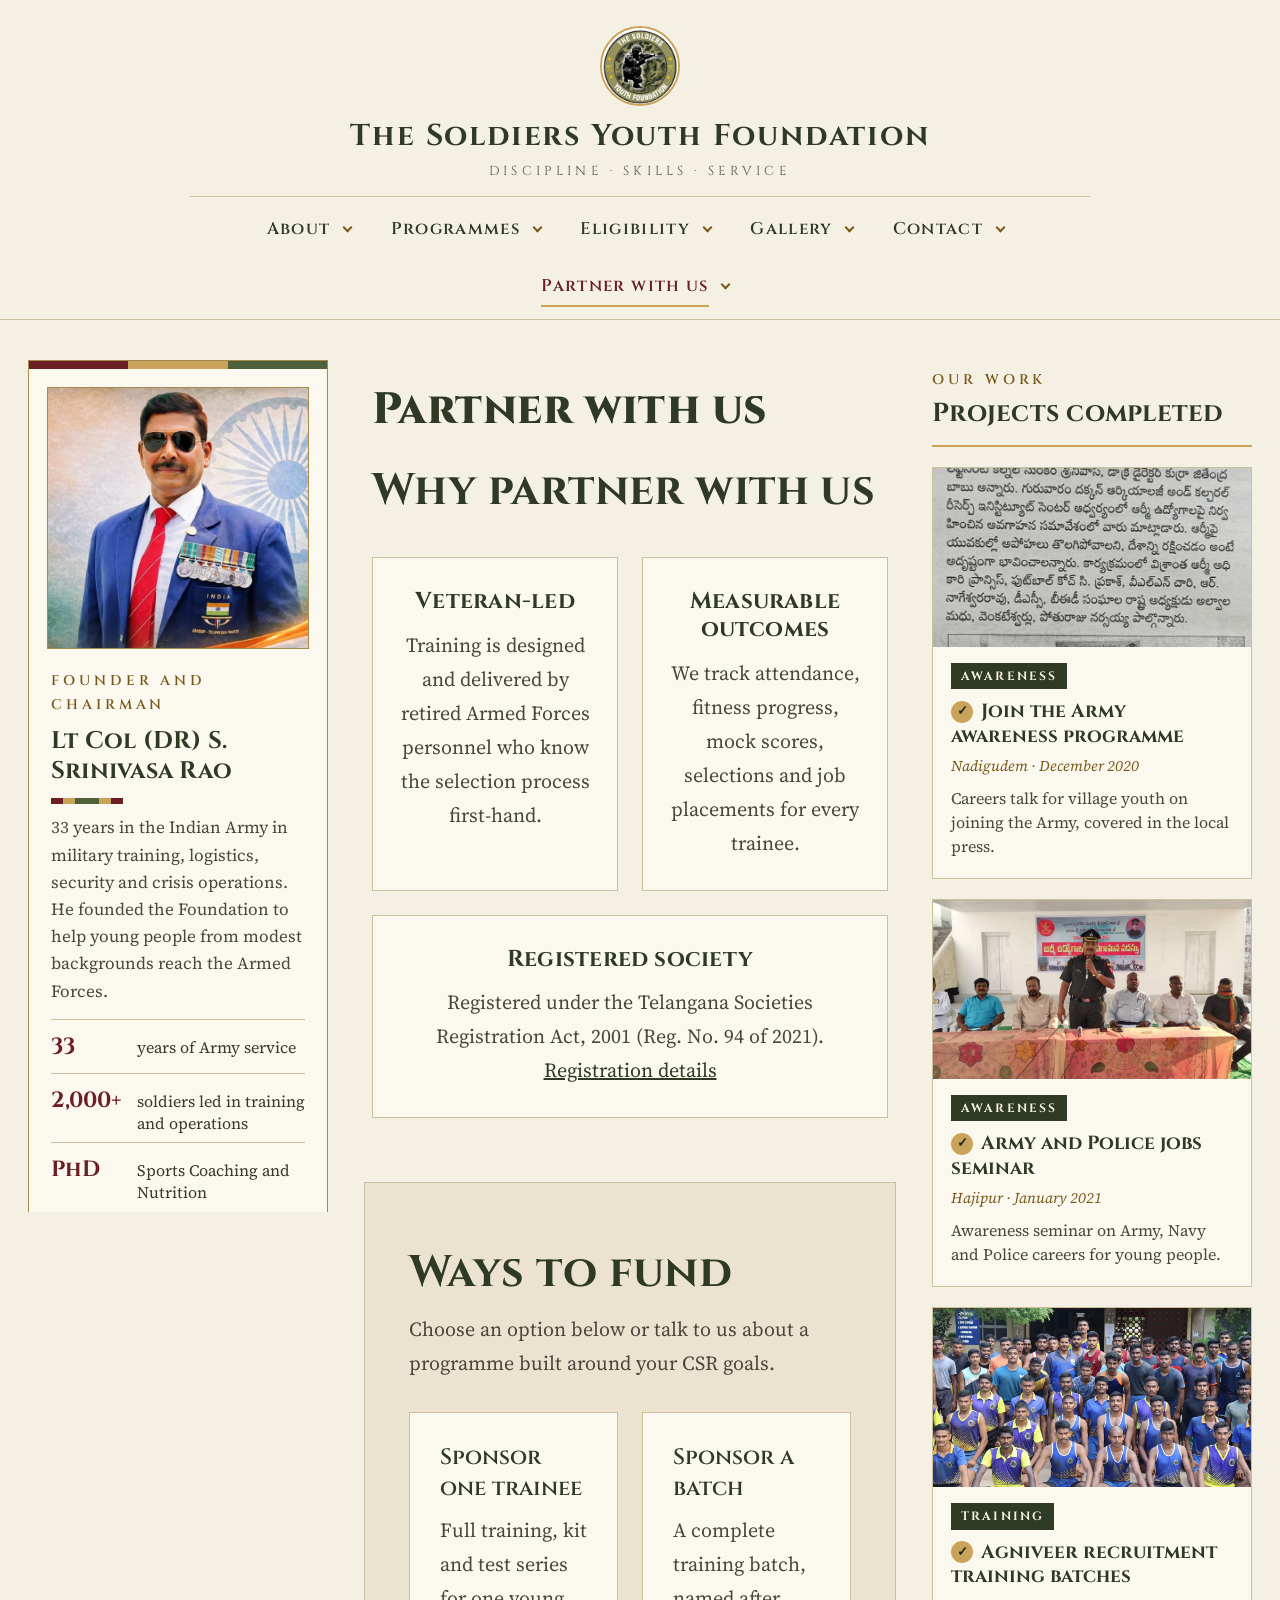
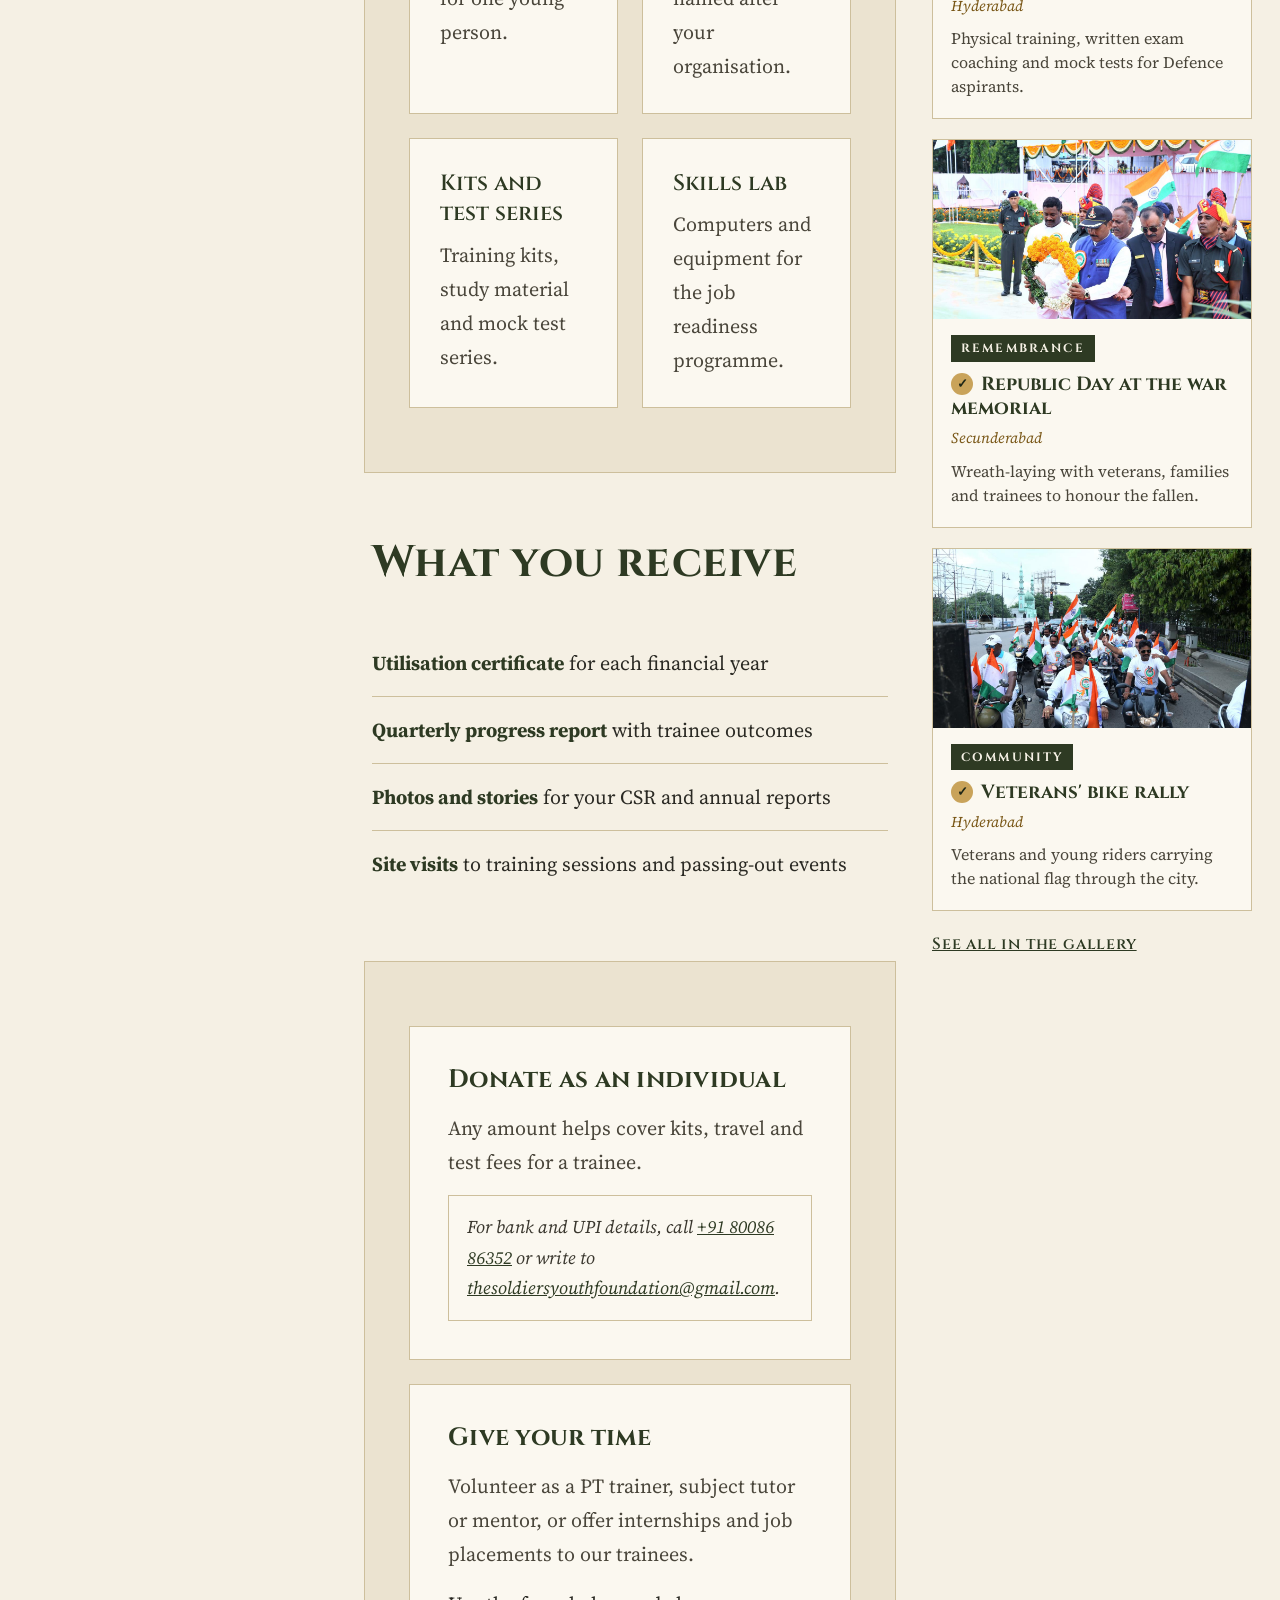
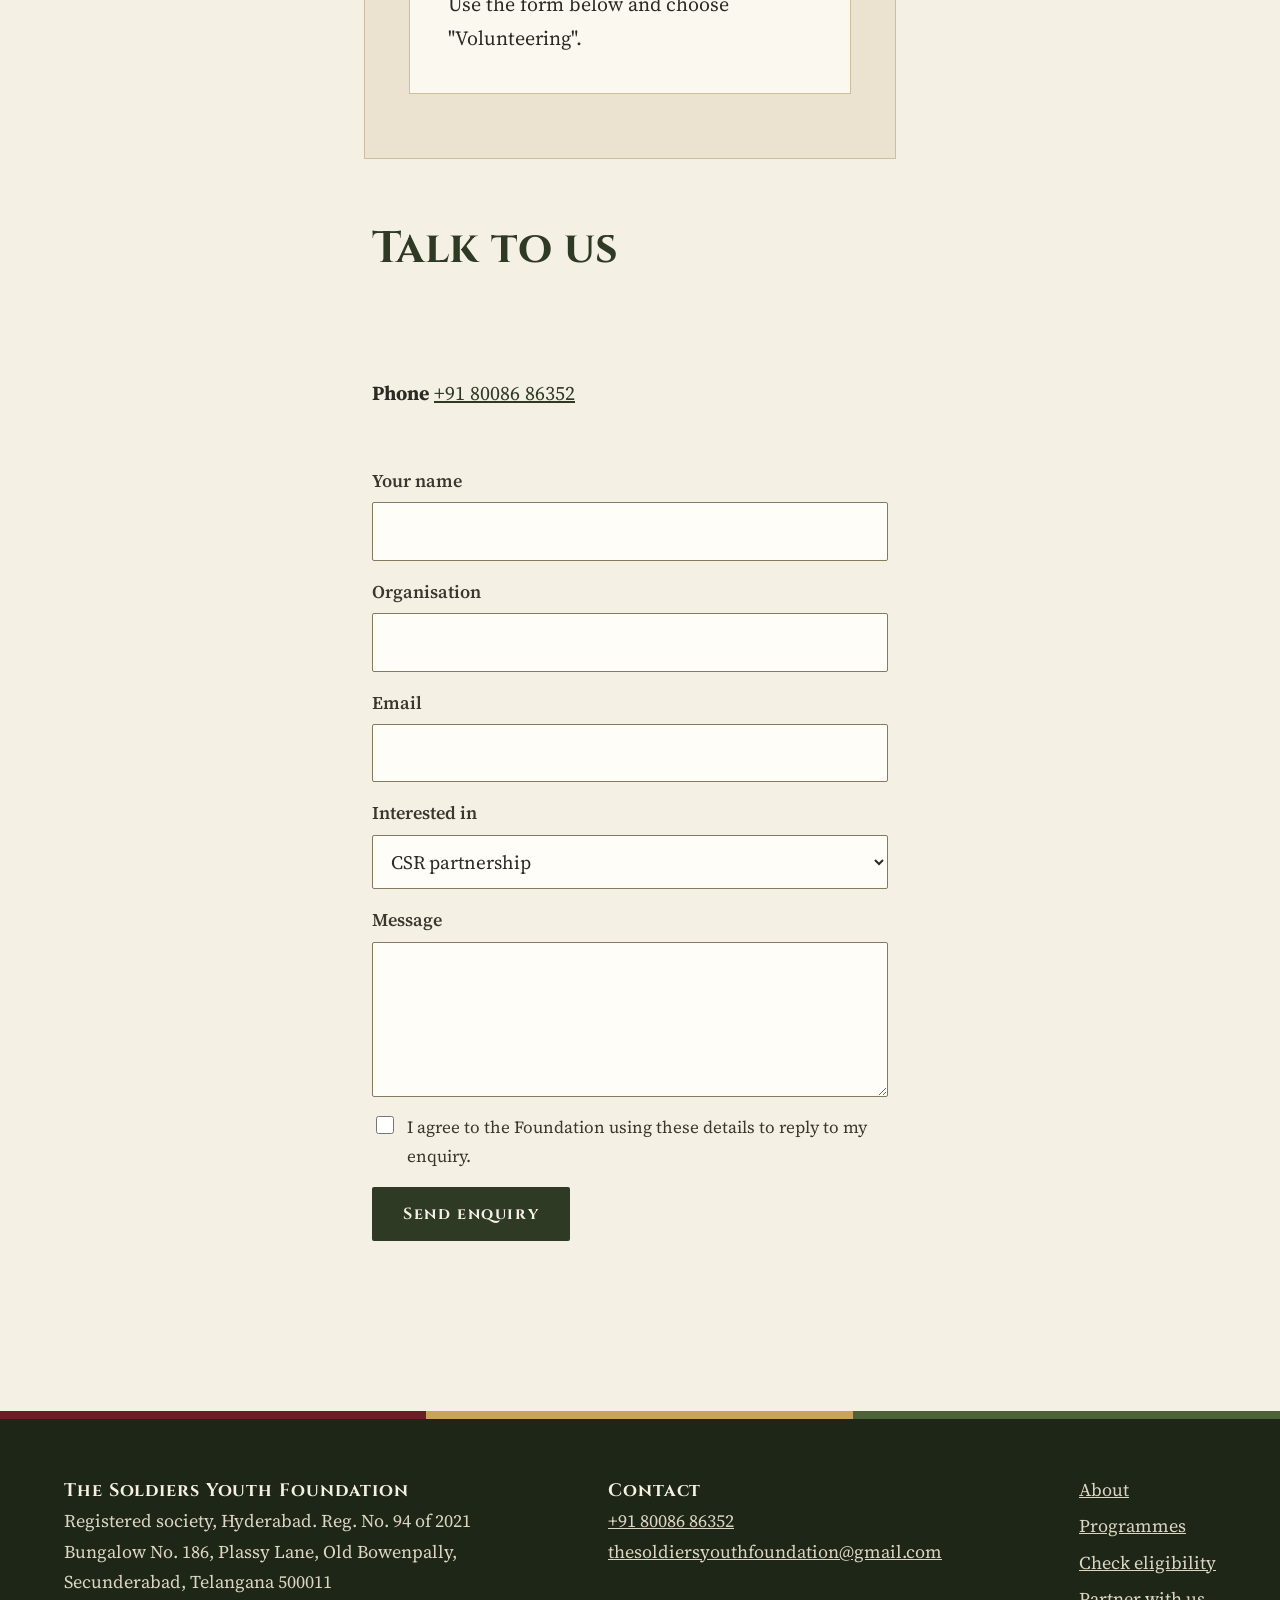
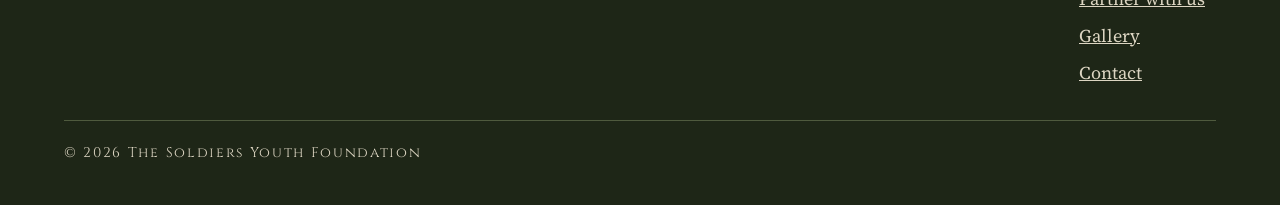
<file: partner.html>
<!doctype html>
<html lang="en-IN">
<head>
  <meta charset="utf-8">
  <meta name="viewport" content="width=device-width, initial-scale=1">
  <title>Partner with us | The Soldiers Youth Foundation</title>
  <meta name="description" content="Fund Defence recruitment training and skills for young people in Hyderabad. CSR partnerships, sponsorships, donations and volunteering with a veteran-led NGO.">
  <link rel="canonical" href="https://thesoldiersyouthfoundation.com/partner.html">
  <meta name="theme-color" content="#2E3A23">
  <meta property="og:type" content="website">
  <meta property="og:site_name" content="The Soldiers Youth Foundation">
  <meta property="og:title" content="Partner with us | The Soldiers Youth Foundation">
  <meta property="og:description" content="Fund Defence recruitment training and skills for young people in Hyderabad. CSR partnerships, sponsorships, donations and volunteering with a veteran-led NGO.">
  <meta property="og:url" content="https://thesoldiersyouthfoundation.com/partner.html">
  <meta property="og:image" content="https://thesoldiersyouthfoundation.com/assets/img/og-image.jpg">
  <link rel="icon" href="favicon.png" type="image/png">
  <link rel="apple-touch-icon" href="apple-touch-icon.png">
  <link rel="preconnect" href="https://fonts.googleapis.com">
  <link rel="preconnect" href="https://fonts.gstatic.com" crossorigin>
  <link href="https://fonts.googleapis.com/css2?family=Cinzel:wght@500;600;700;800&family=Source+Serif+4:ital,wght@0,400;0,600;1,400&display=swap" rel="stylesheet">
  <link rel="stylesheet" href="css/site.css">
  <script>document.documentElement.classList.add('js')</script>

</head>
<body>
<a class="skip" href="#main">Skip to content</a>
<header class="site-header">
  <div class="wrap">
    <a class="brand" href="index.html">
      <img src="assets/img/logo.png" alt="" width="48" height="48">
      <span><span class="brand__name">The Soldiers Youth Foundation</span><span class="brand__tag">Discipline · Skills · Service</span></span>
    </a>
    <nav class="nav" aria-label="Main">
      <div class="nav__item">
        <a class="nav__link" href="about.html">About</a>
        <button class="nav__toggle" type="button" aria-expanded="false" aria-controls="menu-about"><span class="visually-hidden">About menu</span></button>
        <ul class="nav__menu" id="menu-about">
          <li><a href="about.html#story">Our story</a></li>
          <li><a href="about.html#mission">Mission and values</a></li>
          <li><a href="about.html#leadership">Leadership</a></li>
          <li><a href="about.html#news">Press coverage</a></li>
          <li><a href="about.html#transparency">Registration and transparency</a></li>
        </ul>
      </div>
      <div class="nav__item">
        <a class="nav__link" href="programmes.html">Programmes</a>
        <button class="nav__toggle" type="button" aria-expanded="false" aria-controls="menu-programmes"><span class="visually-hidden">Programmes menu</span></button>
        <ul class="nav__menu" id="menu-programmes">
          <li><a href="programmes.html#defence">Defence recruitment preparation</a></li>
          <li><a href="programmes.html#skills">Youth skill development</a></li>
          <li><a href="programmes.html#mentorship">Mentorship</a></li>
          <li><a href="programmes.html#eligibility">Who can apply</a></li>
          <li><a href="programmes.html#apply">Apply for training</a></li>
        </ul>
      </div>
      <div class="nav__item">
        <a class="nav__link" href="eligibility.html">Eligibility</a>
        <button class="nav__toggle" type="button" aria-expanded="false" aria-controls="menu-eligibility"><span class="visually-hidden">Eligibility menu</span></button>
        <ul class="nav__menu" id="menu-eligibility">
          <li><a href="eligibility.html#checker">Check your eligibility</a></li>
          <li><a href="eligibility.html#checker">Officer entries: NDA, CDS, AFCAT</a></li>
          <li><a href="eligibility.html#checker">Agniveer entries</a></li>
          <li><a href="contact.html">Talk to a mentor</a></li>
        </ul>
      </div>
      <div class="nav__item">
        <a class="nav__link" href="gallery.html">Gallery</a>
        <button class="nav__toggle" type="button" aria-expanded="false" aria-controls="menu-gallery"><span class="visually-hidden">Gallery menu</span></button>
        <ul class="nav__menu" id="menu-gallery">
          <li><a href="gallery.html#training">Training photos</a></li>
          <li><a href="gallery.html#video">Training videos</a></li>
          <li><a href="gallery.html#news">In the news</a></li>
          <li><a href="gallery.html#republic-day">Republic Day</a></li>
          <li><a href="gallery.html#rally">Veterans' bike rally</a></li>
        </ul>
      </div>
      <div class="nav__item">
        <a class="nav__link" href="contact.html">Contact</a>
        <button class="nav__toggle" type="button" aria-expanded="false" aria-controls="menu-contact"><span class="visually-hidden">Contact menu</span></button>
        <ul class="nav__menu" id="menu-contact">
          <li><a href="contact.html#message">Send us a message</a></li>
          <li><a href="contact.html#find-us">Address and map</a></li>
          <li><a href="tel:+918008686352">Call +91 80086 86352</a></li>
          <li><a href="mailto:thesoldiersyouthfoundation@gmail.com">Email us</a></li>
        </ul>
      </div>
      <div class="nav__item">
        <a class="nav__link nav__link--cta" href="partner.html" aria-current="page">Partner with us</a>
        <button class="nav__toggle" type="button" aria-expanded="false" aria-controls="menu-partner"><span class="visually-hidden">Partner with us menu</span></button>
        <ul class="nav__menu" id="menu-partner">
          <li><a href="partner.html#why">Why partner with us</a></li>
          <li><a href="partner.html#fund">Ways to fund</a></li>
          <li><a href="partner.html#receive">What you receive</a></li>
          <li><a href="partner.html#give">Donate or volunteer</a></li>
          <li><a href="partner.html#talk">Request partnership brief</a></li>
        </ul>
      </div>
    </nav>
  </div>
</header>

<main id="main">
<div class="layout">
<aside class="pane pane--left" aria-label="Our founder">
  <div class="founder" data-reveal>
    <div class="founder__photo"><img src="assets/img/chairman.jpg" width="640" height="640" alt="Lieutenant Colonel (DR) S. Srinivasa Rao, Founder and Chairman"></div>
    <div class="founder__body">
      <span class="eyebrow">Founder and Chairman</span>
      <h2 class="founder__name">Lt Col (DR) S. Srinivasa Rao</h2>
      <p class="founder__bio">33 years in the Indian Army in military training, logistics, security and crisis operations. He founded the Foundation to help young people from modest backgrounds reach the Armed Forces.</p>
      <ul class="founder__facts">
        <li><strong>33</strong><span>years of Army service</span></li>
        <li><strong>2,000+</strong><span>soldiers led in training and operations</span></li>
        <li><strong>PhD</strong><span>Sports Coaching and Nutrition</span></li>
      </ul>
      <div class="founder__actions">
        <a class="btn btn--navy" href="about.html#leadership">Full profile</a>
        <a class="btn btn--ghost" href="contact.html">Contact</a>
      </div>
    </div>
  </div>
</aside>

<div class="layout__main">
<div class="page-title"><h1 class="h2">Partner with us</h1></div>
<section class="section" id="why">
  <div class="wrap">
    <h2 class="h2" style="margin-bottom:40px">Why partner with us</h2>
    <div class="row">
      <div class="pcard"><h3 class="h3" style="font-size:23px">Veteran-led</h3><p>Training is designed and delivered by retired Armed Forces personnel who know the selection process first-hand.</p></div>
      <div class="pcard"><h3 class="h3" style="font-size:23px">Measurable outcomes</h3><p>We track attendance, fitness progress, mock scores, selections and job placements for every trainee.</p></div>
      <div class="pcard"><h3 class="h3" style="font-size:23px">Registered society</h3><p>Registered under the Telangana Societies Registration Act, 2001 (Reg. No. 94 of 2021). <a href="about.html#transparency">Registration details</a></p></div>
    </div>
  </div>
</section>

<section class="section section--soft" id="fund">
  <div class="wrap">
    <h2 class="h2" style="margin-bottom:12px">Ways to fund</h2>
    <p class="muted" style="margin-bottom:32px">Choose an option below or talk to us about a programme built around your CSR goals.</p>
    <div class="row">
      <div class="card"><p class="card__title">Sponsor one trainee</p><span class="muted">Full training, kit and test series for one young person.</span></div>
      <div class="card"><p class="card__title">Sponsor a batch</p><span class="muted">A complete training batch, named after your organisation.</span></div>
      <div class="card"><p class="card__title">Kits and test series</p><span class="muted">Training kits, study material and mock test series.</span></div>
      <div class="card"><p class="card__title">Skills lab</p><span class="muted">Computers and equipment for the job readiness programme.</span></div>
    </div>
  </div>
</section>

<section class="section" id="receive">
  <div class="wrap split">
    <div class="split__head"><h2 class="h2">What you receive</h2></div>
    <ul class="rows split__body">
      <li><strong>Utilisation certificate</strong> for each financial year</li>
      <li><strong>Quarterly progress report</strong> with trainee outcomes</li>
      <li><strong>Photos and stories</strong> for your CSR and annual reports</li>
      <li><strong>Site visits</strong> to training sessions and passing-out events</li>
    </ul>
  </div>
</section>

<section class="section section--soft" id="give">
  <div class="wrap row">
    <div class="panel panel--white">
      <h3 class="h3">Donate as an individual</h3>
      <p class="muted">Any amount helps cover kits, travel and test fees for a trainee.</p>
      <p class="note">For bank and UPI details, call <a href="tel:+918008686352">+91 80086 86352</a> or write to <a href="mailto:thesoldiersyouthfoundation@gmail.com">thesoldiersyouthfoundation@gmail.com</a>.</p>
    </div>
    <div class="panel panel--white">
      <h3 class="h3">Give your time</h3>
      <p class="muted">Volunteer as a PT trainer, subject tutor or mentor, or offer internships and job placements to our trainees.</p>
      <p>Use the form below and choose "Volunteering".</p>
    </div>
  </div>
</section>

<section class="section" id="talk">
  <div class="wrap split" style="gap:56px">
    <div class="split__head stack">
      <h2 class="h2">Talk to us</h2>
      <p class="muted">Tell us a little about your organisation and we will send our partnership brief and documents.</p>
      <p><strong style="color:var(--navy)">Phone</strong> <a href="tel:+918008686352">+91 80086 86352</a></p>
    </div>
    <form class="form split__body" method="POST" data-form data-success="Thank you. We will send our partnership brief shortly.">
      <input type="hidden" name="form" value="Partnership enquiry">
      <input class="hp" type="text" name="_gotcha" tabindex="-1" autocomplete="off" aria-hidden="true">
      <label>Your name<input type="text" name="name" required autocomplete="name"></label>
      <label>Organisation<input type="text" name="organisation" autocomplete="organization"></label>
      <label>Email<input type="email" name="email" required autocomplete="email"></label>
      <label>Interested in<select name="interest">
        <option>CSR partnership</option><option>Sponsoring trainees</option><option>Donating</option><option>Volunteering</option><option>Internships or placements</option>
      </select></label>
      <label>Message<textarea name="message" rows="4"></textarea></label>
      <label class="check"><input type="checkbox" name="consent" value="yes" required>I agree to the Foundation using these details to reply to my enquiry.</label>
      <button class="btn btn--navy" type="submit">Send enquiry</button>
      <p class="form__status" role="status" aria-live="polite"></p>
    </form>
  </div>
</section>
</div>

<aside class="pane pane--right" aria-labelledby="projects-title">
  <div class="pane__head">
    <span class="eyebrow">Our work</span>
    <h2 class="pane__title" id="projects-title">Projects completed</h2>
  </div>
  <div class="projects">
    <a class="project" href="gallery.html#news" data-reveal>
      <span class="project__img"><img src="assets/img/news/2020-12-nadigudem-join-the-army.jpg" width="600" height="400" loading="lazy" alt=""></span>
      <span class="project__body">
        <span class="project__tag">Awareness</span>
        <span class="project__title">Join the Army awareness programme</span>
        <span class="project__meta">Nadigudem · December 2020</span>
        <span class="project__text">Careers talk for village youth on joining the Army, covered in the local press.</span>
      </span>
    </a>
    <a class="project" href="about.html#news" data-reveal>
      <span class="project__img"><img src="assets/img/gallery/awareness-seminar.jpg" width="600" height="400" loading="lazy" alt=""></span>
      <span class="project__body">
        <span class="project__tag">Awareness</span>
        <span class="project__title">Army and Police jobs seminar</span>
        <span class="project__meta">Hajipur · January 2021</span>
        <span class="project__text">Awareness seminar on Army, Navy and Police careers for young people.</span>
      </span>
    </a>
    <a class="project" href="gallery.html#training" data-reveal>
      <span class="project__img"><img src="assets/img/gallery/training-batch-2.jpg" width="600" height="400" loading="lazy" alt=""></span>
      <span class="project__body">
        <span class="project__tag">Training</span>
        <span class="project__title">Agniveer recruitment training batches</span>
        <span class="project__meta">Hyderabad</span>
        <span class="project__text">Physical training, written exam coaching and mock tests for Defence aspirants.</span>
      </span>
    </a>
    <a class="project" href="gallery.html#republic-day" data-reveal>
      <span class="project__img"><img src="assets/img/gallery/republic-day-wreath-laying.jpg" width="600" height="400" loading="lazy" alt=""></span>
      <span class="project__body">
        <span class="project__tag">Remembrance</span>
        <span class="project__title">Republic Day at the war memorial</span>
        <span class="project__meta">Secunderabad</span>
        <span class="project__text">Wreath-laying with veterans, families and trainees to honour the fallen.</span>
      </span>
    </a>
    <a class="project" href="gallery.html#rally" data-reveal>
      <span class="project__img"><img src="assets/img/gallery/bike-rally-riders.jpg" width="600" height="400" loading="lazy" alt=""></span>
      <span class="project__body">
        <span class="project__tag">Community</span>
        <span class="project__title">Veterans' bike rally</span>
        <span class="project__meta">Hyderabad</span>
        <span class="project__text">Veterans and young riders carrying the national flag through the city.</span>
      </span>
    </a>
  </div>
  <a class="pane__more" href="gallery.html">See all in the gallery</a>
</aside>
</div>
</main>

<footer class="site-footer">
  <div class="wrap">
    <div>
      <strong>The Soldiers Youth Foundation</strong><br>
      Registered society, Hyderabad. Reg. No. 94 of 2021<br>
      Bungalow No. 186, Plassy Lane, Old Bowenpally,<br>Secunderabad, Telangana 500011
    </div>
    <div>
      <strong>Contact</strong><br>
      <a href="tel:+918008686352">+91 80086 86352</a><br>
      <a href="mailto:thesoldiersyouthfoundation@gmail.com">thesoldiersyouthfoundation@gmail.com</a>
    </div>
    <nav aria-label="Footer">
      <a href="about.html">About</a>
      <a href="programmes.html">Programmes</a>
      <a href="eligibility.html">Check eligibility</a>
      <a href="partner.html">Partner with us</a>
      <a href="gallery.html">Gallery</a>
      <a href="contact.html">Contact</a>
    </nav>
    <div class="copy">&copy; <span data-year>2026</span> The Soldiers Youth Foundation</div>
  </div>
</footer>
<script src="js/config.js" defer></script>
<script src="js/site.js" defer></script>
</body>
</html>
</file>
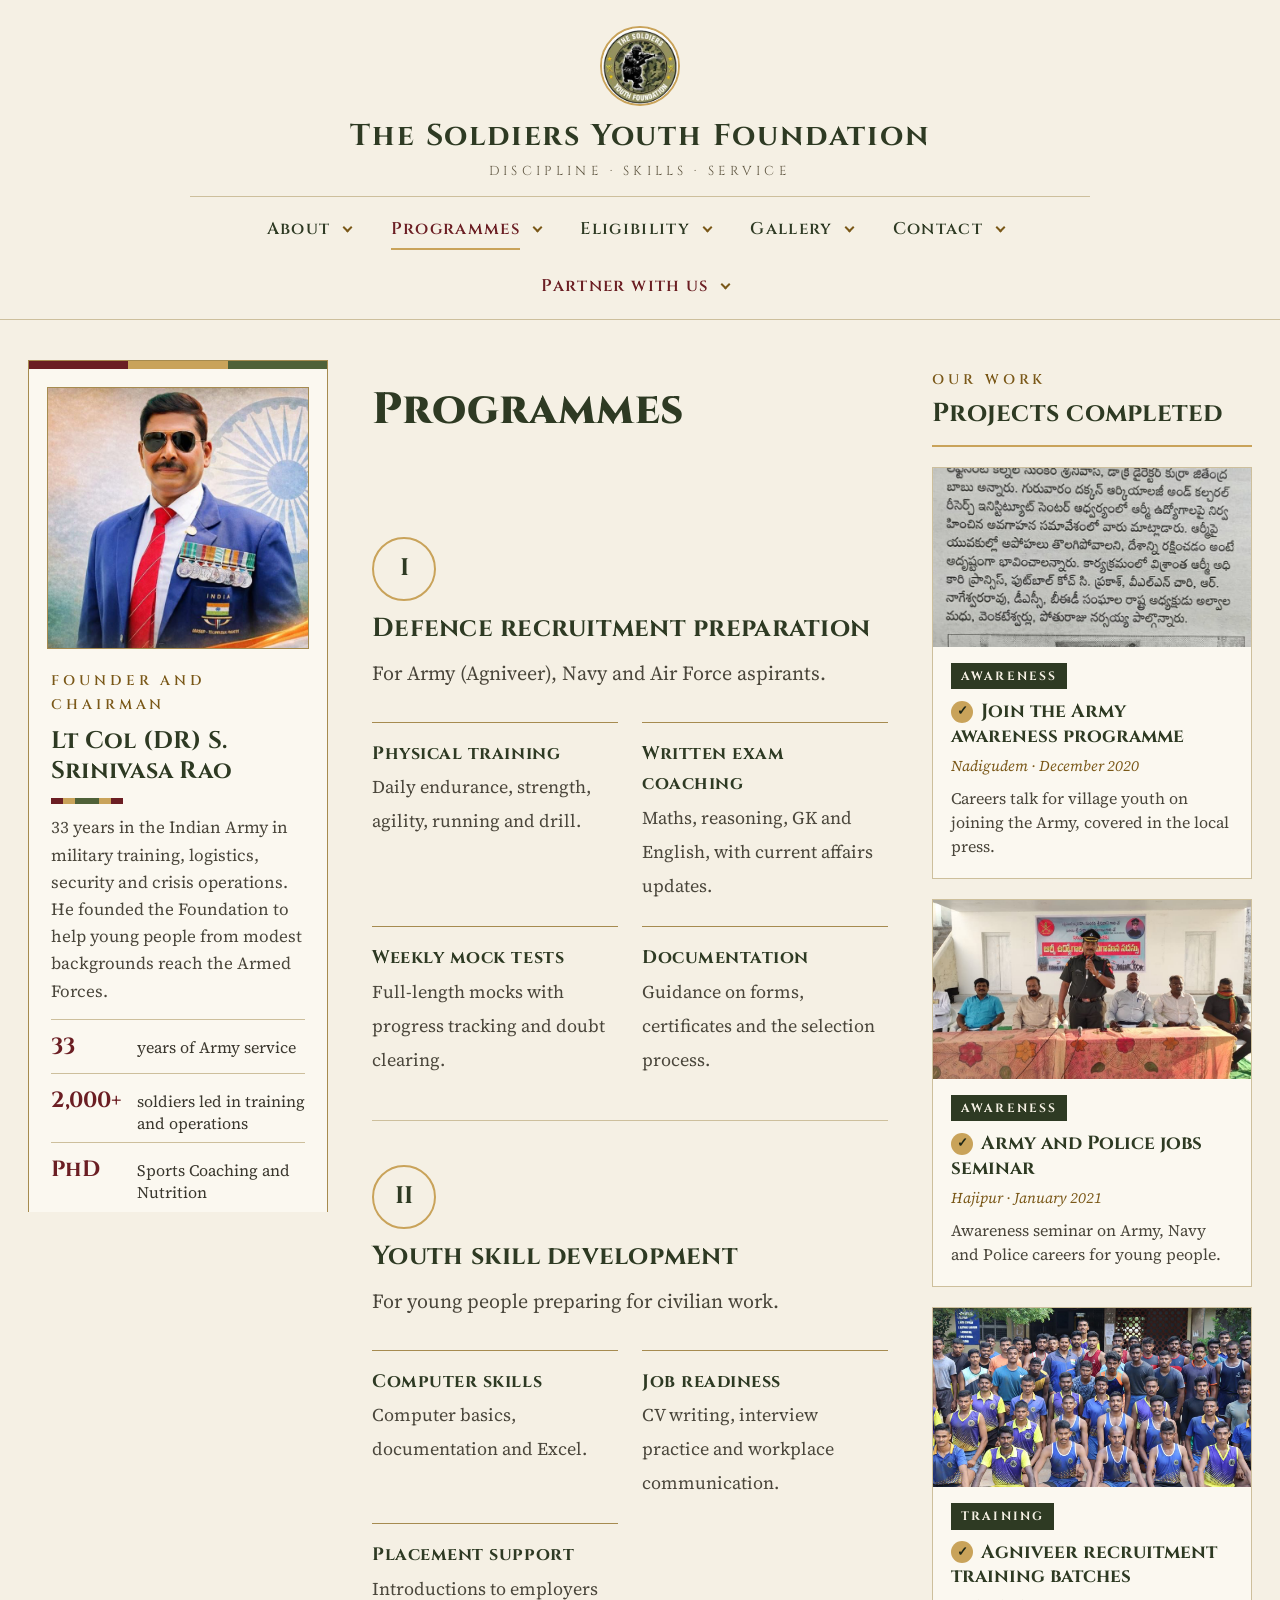
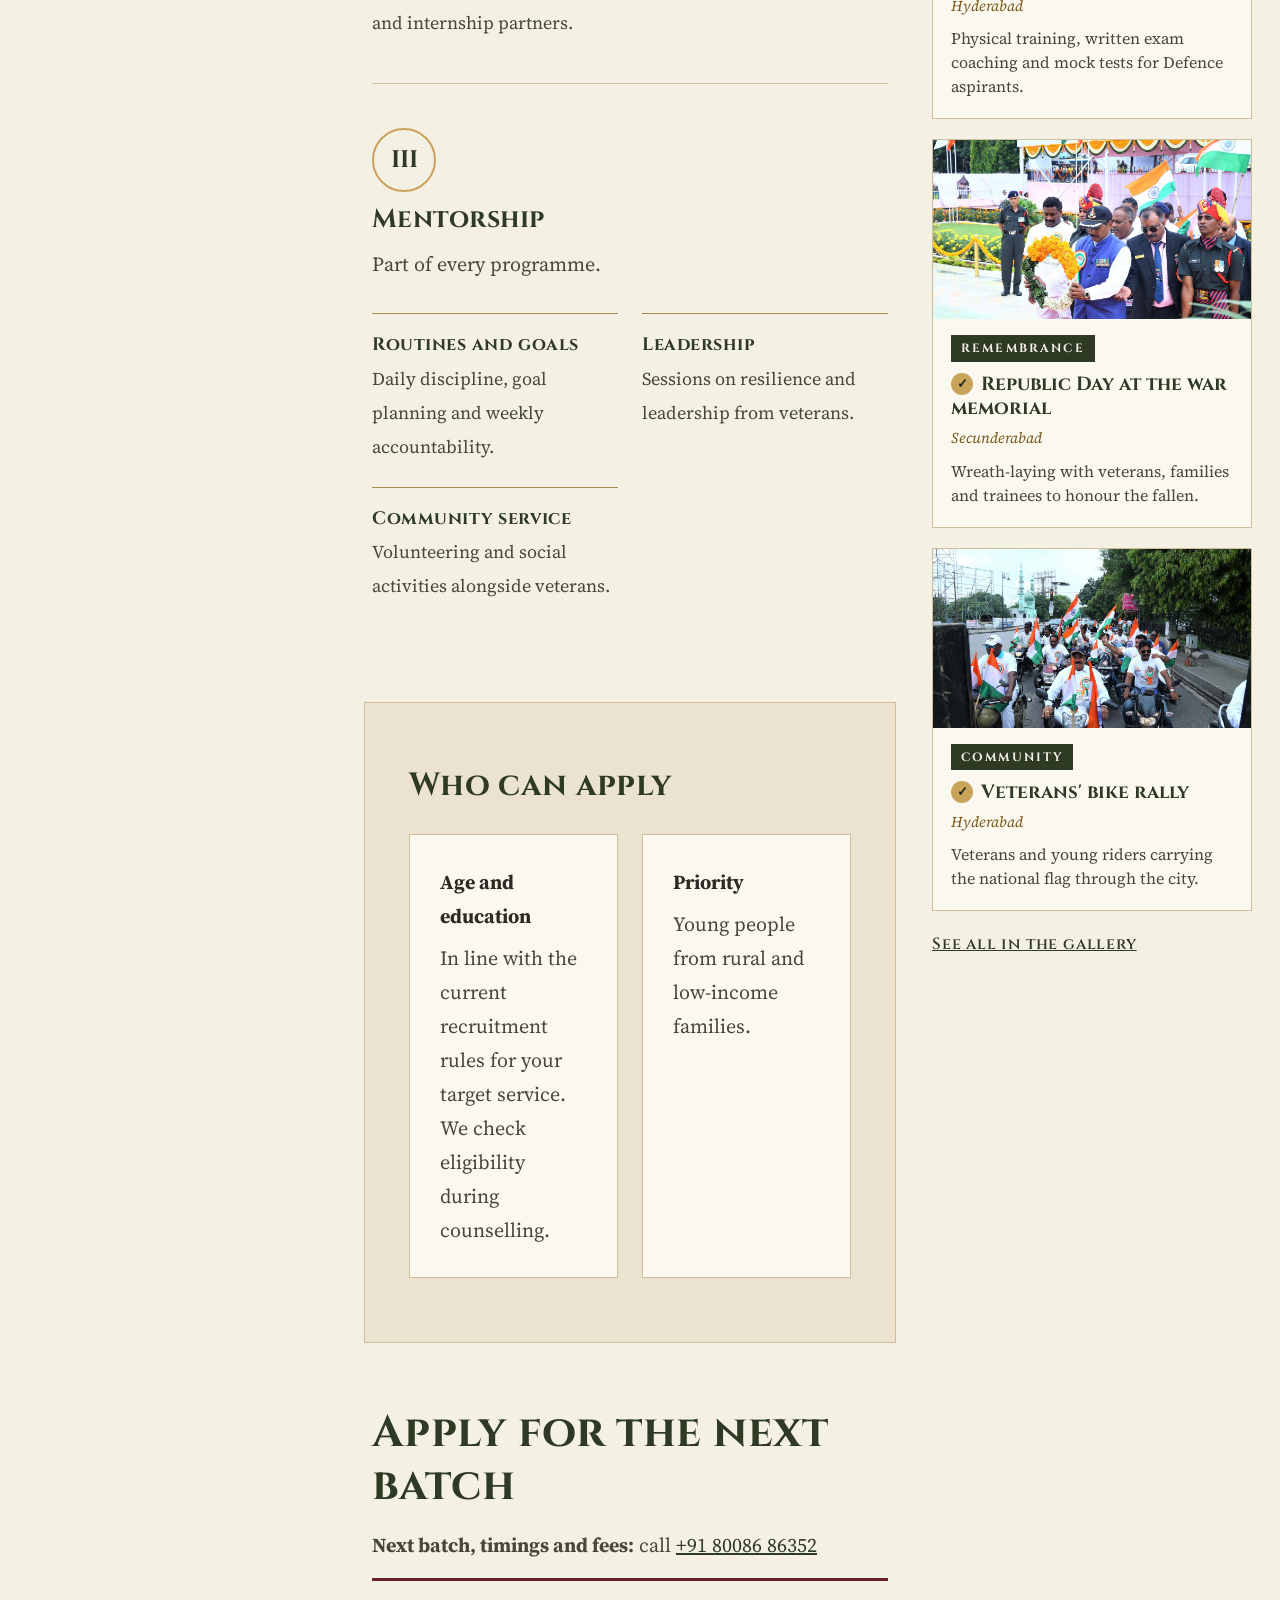
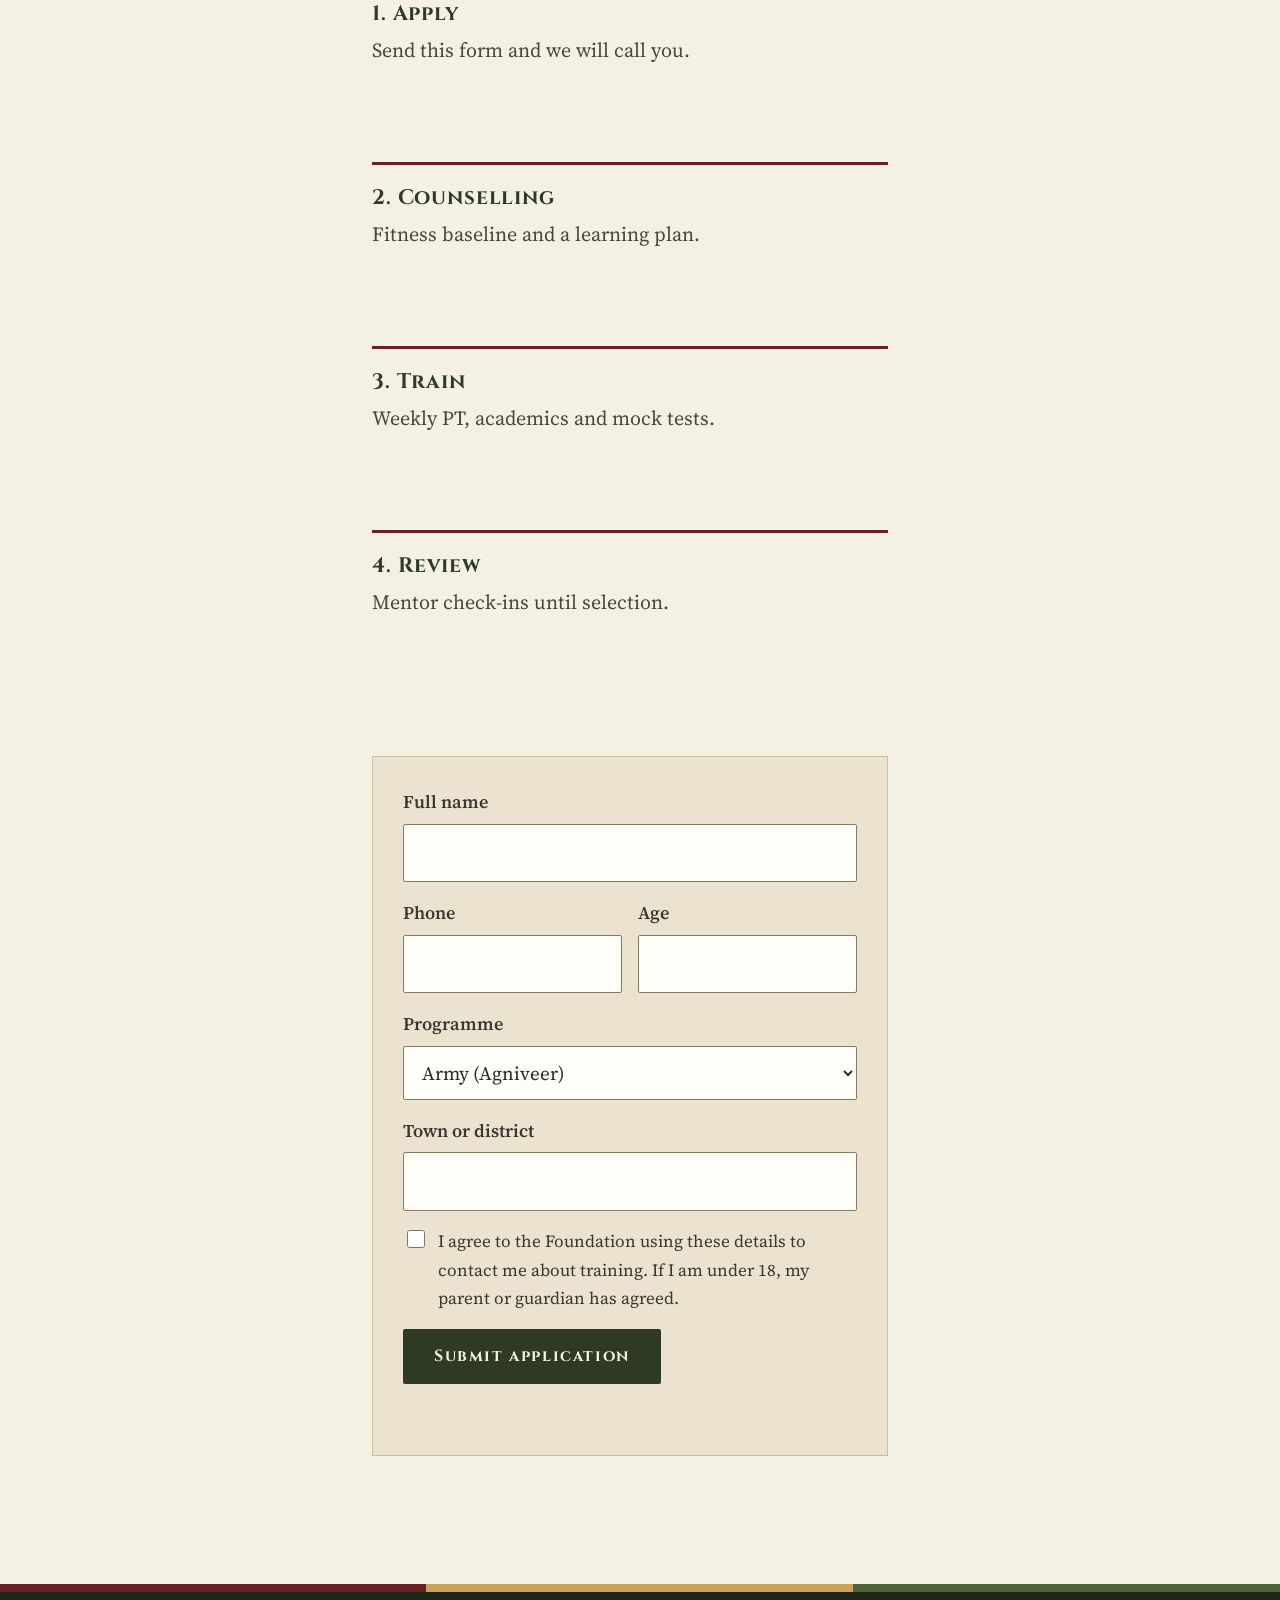
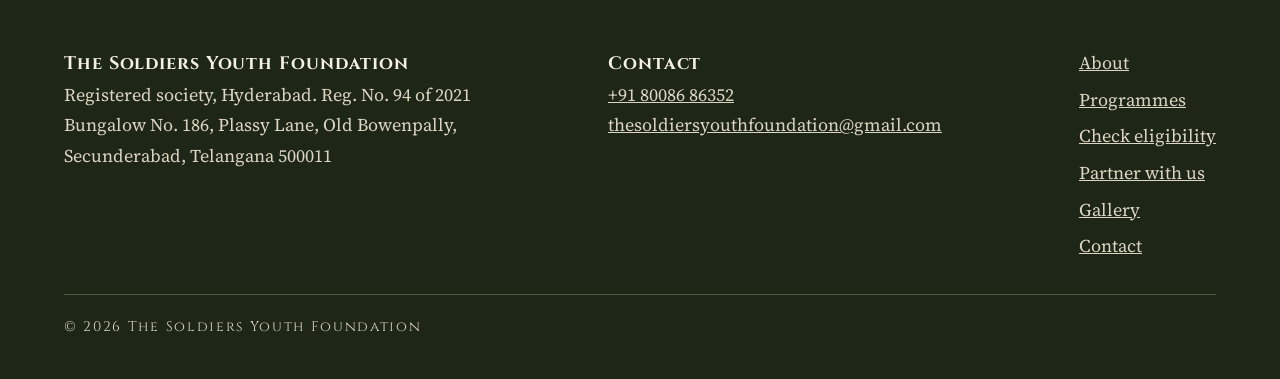
<file: programmes.html>
<!doctype html>
<html lang="en-IN">
<head>
  <meta charset="utf-8">
  <meta name="viewport" content="width=device-width, initial-scale=1">
  <title>Programmes | The Soldiers Youth Foundation</title>
  <meta name="description" content="Batch-based Agniveer, Navy and Air Force recruitment training in Hyderabad: physical training, written exam coaching, mock tests and mentoring by veterans.">
  <link rel="canonical" href="https://thesoldiersyouthfoundation.com/programmes.html">
  <meta name="theme-color" content="#2E3A23">
  <meta property="og:type" content="website">
  <meta property="og:site_name" content="The Soldiers Youth Foundation">
  <meta property="og:title" content="Programmes | The Soldiers Youth Foundation">
  <meta property="og:description" content="Batch-based Agniveer, Navy and Air Force recruitment training in Hyderabad: physical training, written exam coaching, mock tests and mentoring by veterans.">
  <meta property="og:url" content="https://thesoldiersyouthfoundation.com/programmes.html">
  <meta property="og:image" content="https://thesoldiersyouthfoundation.com/assets/img/og-image.jpg">
  <link rel="icon" href="favicon.png" type="image/png">
  <link rel="apple-touch-icon" href="apple-touch-icon.png">
  <link rel="preconnect" href="https://fonts.googleapis.com">
  <link rel="preconnect" href="https://fonts.gstatic.com" crossorigin>
  <link href="https://fonts.googleapis.com/css2?family=Cinzel:wght@500;600;700;800&family=Source+Serif+4:ital,wght@0,400;0,600;1,400&display=swap" rel="stylesheet">
  <link rel="stylesheet" href="css/site.css">
  <script>document.documentElement.classList.add('js')</script>

</head>
<body>
<a class="skip" href="#main">Skip to content</a>
<header class="site-header">
  <div class="wrap">
    <a class="brand" href="index.html">
      <img src="assets/img/logo.png" alt="" width="48" height="48">
      <span><span class="brand__name">The Soldiers Youth Foundation</span><span class="brand__tag">Discipline · Skills · Service</span></span>
    </a>
    <nav class="nav" aria-label="Main">
      <div class="nav__item">
        <a class="nav__link" href="about.html">About</a>
        <button class="nav__toggle" type="button" aria-expanded="false" aria-controls="menu-about"><span class="visually-hidden">About menu</span></button>
        <ul class="nav__menu" id="menu-about">
          <li><a href="about.html#story">Our story</a></li>
          <li><a href="about.html#mission">Mission and values</a></li>
          <li><a href="about.html#leadership">Leadership</a></li>
          <li><a href="about.html#news">Press coverage</a></li>
          <li><a href="about.html#transparency">Registration and transparency</a></li>
        </ul>
      </div>
      <div class="nav__item">
        <a class="nav__link" href="programmes.html" aria-current="page">Programmes</a>
        <button class="nav__toggle" type="button" aria-expanded="false" aria-controls="menu-programmes"><span class="visually-hidden">Programmes menu</span></button>
        <ul class="nav__menu" id="menu-programmes">
          <li><a href="programmes.html#defence">Defence recruitment preparation</a></li>
          <li><a href="programmes.html#skills">Youth skill development</a></li>
          <li><a href="programmes.html#mentorship">Mentorship</a></li>
          <li><a href="programmes.html#eligibility">Who can apply</a></li>
          <li><a href="programmes.html#apply">Apply for training</a></li>
        </ul>
      </div>
      <div class="nav__item">
        <a class="nav__link" href="eligibility.html">Eligibility</a>
        <button class="nav__toggle" type="button" aria-expanded="false" aria-controls="menu-eligibility"><span class="visually-hidden">Eligibility menu</span></button>
        <ul class="nav__menu" id="menu-eligibility">
          <li><a href="eligibility.html#checker">Check your eligibility</a></li>
          <li><a href="eligibility.html#checker">Officer entries: NDA, CDS, AFCAT</a></li>
          <li><a href="eligibility.html#checker">Agniveer entries</a></li>
          <li><a href="contact.html">Talk to a mentor</a></li>
        </ul>
      </div>
      <div class="nav__item">
        <a class="nav__link" href="gallery.html">Gallery</a>
        <button class="nav__toggle" type="button" aria-expanded="false" aria-controls="menu-gallery"><span class="visually-hidden">Gallery menu</span></button>
        <ul class="nav__menu" id="menu-gallery">
          <li><a href="gallery.html#training">Training photos</a></li>
          <li><a href="gallery.html#video">Training videos</a></li>
          <li><a href="gallery.html#news">In the news</a></li>
          <li><a href="gallery.html#republic-day">Republic Day</a></li>
          <li><a href="gallery.html#rally">Veterans' bike rally</a></li>
        </ul>
      </div>
      <div class="nav__item">
        <a class="nav__link" href="contact.html">Contact</a>
        <button class="nav__toggle" type="button" aria-expanded="false" aria-controls="menu-contact"><span class="visually-hidden">Contact menu</span></button>
        <ul class="nav__menu" id="menu-contact">
          <li><a href="contact.html#message">Send us a message</a></li>
          <li><a href="contact.html#find-us">Address and map</a></li>
          <li><a href="tel:+918008686352">Call +91 80086 86352</a></li>
          <li><a href="mailto:thesoldiersyouthfoundation@gmail.com">Email us</a></li>
        </ul>
      </div>
      <div class="nav__item">
        <a class="nav__link nav__link--cta" href="partner.html">Partner with us</a>
        <button class="nav__toggle" type="button" aria-expanded="false" aria-controls="menu-partner"><span class="visually-hidden">Partner with us menu</span></button>
        <ul class="nav__menu" id="menu-partner">
          <li><a href="partner.html#why">Why partner with us</a></li>
          <li><a href="partner.html#fund">Ways to fund</a></li>
          <li><a href="partner.html#receive">What you receive</a></li>
          <li><a href="partner.html#give">Donate or volunteer</a></li>
          <li><a href="partner.html#talk">Request partnership brief</a></li>
        </ul>
      </div>
    </nav>
  </div>
</header>

<main id="main">
<div class="layout">
<aside class="pane pane--left" aria-label="Our founder">
  <div class="founder" data-reveal>
    <div class="founder__photo"><img src="assets/img/chairman.jpg" width="640" height="640" alt="Lieutenant Colonel (DR) S. Srinivasa Rao, Founder and Chairman"></div>
    <div class="founder__body">
      <span class="eyebrow">Founder and Chairman</span>
      <h2 class="founder__name">Lt Col (DR) S. Srinivasa Rao</h2>
      <p class="founder__bio">33 years in the Indian Army in military training, logistics, security and crisis operations. He founded the Foundation to help young people from modest backgrounds reach the Armed Forces.</p>
      <ul class="founder__facts">
        <li><strong>33</strong><span>years of Army service</span></li>
        <li><strong>2,000+</strong><span>soldiers led in training and operations</span></li>
        <li><strong>PhD</strong><span>Sports Coaching and Nutrition</span></li>
      </ul>
      <div class="founder__actions">
        <a class="btn btn--navy" href="about.html#leadership">Full profile</a>
        <a class="btn btn--ghost" href="contact.html">Contact</a>
      </div>
    </div>
  </div>
</aside>

<div class="layout__main">
<div class="page-title"><h1 class="h2">Programmes</h1></div>
<section class="section" style="padding-top:56px;padding-bottom:56px">
  <div class="wrap">
    <div class="prog" id="defence">
      <div class="prog__head">
        <span class="pcard__num">I</span>
        <h2 class="h3" style="font-size:26px">Defence recruitment preparation</h2>
        <p class="muted">For Army (Agniveer), Navy and Air Force aspirants.</p>
      </div>
      <div class="prog__items">
        <div><strong>Physical training</strong><span>Daily endurance, strength, agility, running and drill.</span></div>
        <div><strong>Written exam coaching</strong><span>Maths, reasoning, GK and English, with current affairs updates.</span></div>
        <div><strong>Weekly mock tests</strong><span>Full-length mocks with progress tracking and doubt clearing.</span></div>
        <div><strong>Documentation</strong><span>Guidance on forms, certificates and the selection process.</span></div>
      </div>
    </div>
    <div class="prog" id="skills">
      <div class="prog__head">
        <span class="pcard__num">II</span>
        <h2 class="h3" style="font-size:26px">Youth skill development</h2>
        <p class="muted">For young people preparing for civilian work.</p>
      </div>
      <div class="prog__items">
        <div><strong>Computer skills</strong><span>Computer basics, documentation and Excel.</span></div>
        <div><strong>Job readiness</strong><span>CV writing, interview practice and workplace communication.</span></div>
        <div><strong>Placement support</strong><span>Introductions to employers and internship partners.</span></div>
      </div>
    </div>
    <div class="prog" id="mentorship">
      <div class="prog__head">
        <span class="pcard__num">III</span>
        <h2 class="h3" style="font-size:26px">Mentorship</h2>
        <p class="muted">Part of every programme.</p>
      </div>
      <div class="prog__items">
        <div><strong>Routines and goals</strong><span>Daily discipline, goal planning and weekly accountability.</span></div>
        <div><strong>Leadership</strong><span>Sessions on resilience and leadership from veterans.</span></div>
        <div><strong>Community service</strong><span>Volunteering and social activities alongside veterans.</span></div>
      </div>
    </div>
  </div>
</section>

<section class="section section--soft" id="eligibility">
  <div class="wrap">
    <h2 class="h2" style="font-size:32px;margin-bottom:28px">Who can apply</h2>
    <div class="row">
      <div class="card"><strong style="color:var(--navy)">Age and education</strong><span class="muted">In line with the current recruitment rules for your target service. We check eligibility during counselling.</span></div>
      <div class="card"><strong style="color:var(--navy)">Priority</strong><span class="muted">Young people from rural and low-income families.</span></div>
    </div>
  </div>
</section>

<section class="section" id="apply">
  <div class="wrap split" style="gap:56px">
    <div class="split__head stack">
      <h2 class="h2">Apply for the next batch</h2>
      <p class="muted"><strong>Next batch, timings and fees:</strong> call <a href="tel:+918008686352">+91 80086 86352</a></p>
      <ol class="steps steps--col">
        <li><strong>1. Apply</strong><span>Send this form and we will call you.</span></li>
        <li><strong>2. Counselling</strong><span>Fitness baseline and a learning plan.</span></li>
        <li><strong>3. Train</strong><span>Weekly PT, academics and mock tests.</span></li>
        <li><strong>4. Review</strong><span>Mentor check-ins until selection.</span></li>
      </ol>
    </div>
    <form class="form form--boxed split__body" method="POST" data-form data-success="Thank you. We have received your application and will call you.">
      <input type="hidden" name="form" value="Training application">
      <input class="hp" type="text" name="_gotcha" tabindex="-1" autocomplete="off" aria-hidden="true">
      <label>Full name<input type="text" name="name" required autocomplete="name"></label>
      <div class="pair">
        <label>Phone<input type="tel" name="phone" required autocomplete="tel" inputmode="tel"></label>
        <label>Age<input type="number" name="age" min="14" max="40" required></label>
      </div>
      <label>Programme<select name="programme">
        <option>Army (Agniveer)</option><option>Navy</option><option>Air Force</option><option>Youth skill development</option>
      </select></label>
      <label>Town or district<input type="text" name="town" required></label>
      <label class="check"><input type="checkbox" name="consent" value="yes" required>I agree to the Foundation using these details to contact me about training. If I am under 18, my parent or guardian has agreed.</label>
      <button class="btn btn--navy" type="submit">Submit application</button>
      <p class="form__status" role="status" aria-live="polite"></p>
    </form>
  </div>
</section>
</div>

<aside class="pane pane--right" aria-labelledby="projects-title">
  <div class="pane__head">
    <span class="eyebrow">Our work</span>
    <h2 class="pane__title" id="projects-title">Projects completed</h2>
  </div>
  <div class="projects">
    <a class="project" href="gallery.html#news" data-reveal>
      <span class="project__img"><img src="assets/img/news/2020-12-nadigudem-join-the-army.jpg" width="600" height="400" loading="lazy" alt=""></span>
      <span class="project__body">
        <span class="project__tag">Awareness</span>
        <span class="project__title">Join the Army awareness programme</span>
        <span class="project__meta">Nadigudem · December 2020</span>
        <span class="project__text">Careers talk for village youth on joining the Army, covered in the local press.</span>
      </span>
    </a>
    <a class="project" href="about.html#news" data-reveal>
      <span class="project__img"><img src="assets/img/gallery/awareness-seminar.jpg" width="600" height="400" loading="lazy" alt=""></span>
      <span class="project__body">
        <span class="project__tag">Awareness</span>
        <span class="project__title">Army and Police jobs seminar</span>
        <span class="project__meta">Hajipur · January 2021</span>
        <span class="project__text">Awareness seminar on Army, Navy and Police careers for young people.</span>
      </span>
    </a>
    <a class="project" href="gallery.html#training" data-reveal>
      <span class="project__img"><img src="assets/img/gallery/training-batch-2.jpg" width="600" height="400" loading="lazy" alt=""></span>
      <span class="project__body">
        <span class="project__tag">Training</span>
        <span class="project__title">Agniveer recruitment training batches</span>
        <span class="project__meta">Hyderabad</span>
        <span class="project__text">Physical training, written exam coaching and mock tests for Defence aspirants.</span>
      </span>
    </a>
    <a class="project" href="gallery.html#republic-day" data-reveal>
      <span class="project__img"><img src="assets/img/gallery/republic-day-wreath-laying.jpg" width="600" height="400" loading="lazy" alt=""></span>
      <span class="project__body">
        <span class="project__tag">Remembrance</span>
        <span class="project__title">Republic Day at the war memorial</span>
        <span class="project__meta">Secunderabad</span>
        <span class="project__text">Wreath-laying with veterans, families and trainees to honour the fallen.</span>
      </span>
    </a>
    <a class="project" href="gallery.html#rally" data-reveal>
      <span class="project__img"><img src="assets/img/gallery/bike-rally-riders.jpg" width="600" height="400" loading="lazy" alt=""></span>
      <span class="project__body">
        <span class="project__tag">Community</span>
        <span class="project__title">Veterans' bike rally</span>
        <span class="project__meta">Hyderabad</span>
        <span class="project__text">Veterans and young riders carrying the national flag through the city.</span>
      </span>
    </a>
  </div>
  <a class="pane__more" href="gallery.html">See all in the gallery</a>
</aside>
</div>
</main>

<footer class="site-footer">
  <div class="wrap">
    <div>
      <strong>The Soldiers Youth Foundation</strong><br>
      Registered society, Hyderabad. Reg. No. 94 of 2021<br>
      Bungalow No. 186, Plassy Lane, Old Bowenpally,<br>Secunderabad, Telangana 500011
    </div>
    <div>
      <strong>Contact</strong><br>
      <a href="tel:+918008686352">+91 80086 86352</a><br>
      <a href="mailto:thesoldiersyouthfoundation@gmail.com">thesoldiersyouthfoundation@gmail.com</a>
    </div>
    <nav aria-label="Footer">
      <a href="about.html">About</a>
      <a href="programmes.html">Programmes</a>
      <a href="eligibility.html">Check eligibility</a>
      <a href="partner.html">Partner with us</a>
      <a href="gallery.html">Gallery</a>
      <a href="contact.html">Contact</a>
    </nav>
    <div class="copy">&copy; <span data-year>2026</span> The Soldiers Youth Foundation</div>
  </div>
</footer>
<script src="js/config.js" defer></script>
<script src="js/site.js" defer></script>
</body>
</html>
</file>
<file: css/site.css>
/* The Soldiers Youth Foundation — Ceremonial theme */
:root {
  --olive: #2E3A23;
  --olive-2: #3B4A2D;
  --olive-dark: #1E2617;
  --brass: #C9A35A;
  --brass-light: #D9C38E;
  --brass-text: #7A5818;
  --maroon: #6B1E23;
  --green: #4F6138;
  --text: #2B2A24;
  --text-2: #3A372E;
  --muted: #4A463B;
  --muted-2: #5E5540;
  --bg: #F5F0E4;
  --bg-soft: #EBE3D0;
  --paper: #FBF8F0;
  --line: #CDBF9C;
  --line-2: #A68B4F;
  --input: #857A5E;
  --on-olive: #DCD5C2;
  --font-head: "Cinzel", Georgia, serif;
  --font-body: "Source Serif 4", Georgia, serif;
  --wrap: 1200px;
  --ribbon: linear-gradient(to right, var(--maroon) 0 16.66%, var(--brass) 16.66% 33.33%, var(--green) 33.33% 66.66%, var(--brass) 66.66% 83.33%, var(--maroon) 83.33% 100%);
}

*, *::before, *::after { box-sizing: border-box; }
html { scroll-behavior: smooth; }
body {
  margin: 0;
  font-family: var(--font-body);
  font-size: 20px;
  line-height: 1.7;
  color: var(--text);
  background: var(--bg);
  -webkit-font-smoothing: antialiased;
}
img { max-width: 100%; height: auto; display: block; }
a { color: var(--olive); }
a:hover { color: var(--maroon); }
:focus-visible { outline: 3px solid var(--maroon); outline-offset: 2px; }
h1, h2, h3, h4 { font-family: var(--font-head); color: var(--olive); margin: 0; line-height: 1.2; letter-spacing: 0.01em; }
p { margin: 0; }

.wrap { max-width: var(--wrap); margin: 0 auto; padding: 0 24px; }
.section { padding: 96px 0; }
.section--soft { background: var(--bg-soft); border-top: 1px solid var(--line); border-bottom: 1px solid var(--line); }
.section--tight { padding: 64px 0; }
.h2 { font-weight: 700; font-size: 44px; }
.h3 { font-weight: 700; font-size: 25px; }
.lead { font-size: 22px; color: var(--text-2); }
.muted { color: var(--muted); }
.small { font-size: 17px; color: var(--muted-2); }
.eyebrow { font-family: var(--font-head); font-size: 14px; font-weight: 600; letter-spacing: 0.28em; text-transform: uppercase; color: var(--brass-text); }
.stack { display: flex; flex-direction: column; gap: 16px; }
.row { display: flex; flex-wrap: wrap; gap: 24px; }
.skip { position: absolute; left: -9999px; }
.skip:focus { left: 16px; top: 16px; background: var(--paper); padding: 8px 12px; z-index: 10; }
.visually-hidden { position: absolute; width: 1px; height: 1px; overflow: hidden; clip: rect(0 0 0 0); white-space: nowrap; }

/* Buttons */
.btn {
  display: inline-block; text-decoration: none; font-family: var(--font-head); font-weight: 700; font-size: 16px;
  letter-spacing: 0.1em; padding: 16px 30px; border-radius: 2px; border: 1.5px solid transparent; cursor: pointer;
  line-height: 1.3; text-align: center;
}
.btn--accent { background: var(--brass); color: var(--olive-dark); }
.btn--accent:hover { background: var(--brass-light); color: var(--olive-dark); }
.btn--navy { background: var(--olive); color: var(--bg); }
.btn--navy:hover { background: var(--olive-2); color: var(--bg); }
.btn--ghost-light { border-color: var(--brass-light); color: var(--bg); }
.btn--ghost-light:hover { background: var(--brass-light); color: var(--olive-dark); }
.btn--ghost { border-color: var(--olive); color: var(--olive); }
.btn--ghost:hover { background: var(--olive); color: var(--bg); }
.btn--white { background: var(--brass); color: var(--olive-dark); }
.btn--white:hover { background: var(--brass-light); color: var(--olive-dark); }

/* Header: centred crest */
.site-header { background: var(--bg); border-bottom: 1px solid var(--line); }
.site-header .wrap { padding-top: 26px; padding-bottom: 0; display: flex; flex-direction: column; align-items: center; gap: 14px; text-align: center; }
.brand { display: flex; flex-direction: column; align-items: center; gap: 12px; text-decoration: none; color: var(--olive); }
.brand img { width: 80px; height: 80px; border-radius: 50%; border: 2px solid var(--brass); }
.brand > span { display: flex; flex-direction: column; align-items: center; gap: 6px; }
.brand__name { font-family: var(--font-head); font-weight: 700; font-size: 30px; letter-spacing: 0.06em; line-height: 1.2; display: block; }
.brand__tag { font-family: var(--font-head); font-size: 13px; letter-spacing: 0.32em; text-transform: uppercase; color: var(--muted-2); display: block; }
/* Hero */
.hero { background: var(--olive); color: var(--bg); }
.hero .wrap { padding-top: 84px; padding-bottom: 84px; display: flex; flex-direction: column; align-items: center; gap: 48px; text-align: center; }
.hero--short .wrap { padding-top: 72px; padding-bottom: 72px; }
.hero__text { width: 100%; max-width: 940px; display: flex; flex-direction: column; align-items: center; gap: 22px; }
.hero__text::before { content: ""; display: block; width: 132px; height: 12px; border-radius: 2px; background: var(--ribbon); }
.hero__eyebrow { font-family: var(--font-head); font-size: 15px; font-weight: 600; letter-spacing: 0.28em; text-transform: uppercase; color: var(--brass-light); }
.hero h1 { color: var(--bg); font-weight: 700; font-size: 58px; line-height: 1.12; }
.hero__sub { font-size: 22px; font-style: italic; color: var(--on-olive); max-width: 680px; }
.hero__actions { display: flex; flex-wrap: wrap; justify-content: center; gap: 14px; margin-top: 6px; }
.hero__media { width: 100%; max-width: 1080px; border: 1px solid var(--line-2); padding: 10px; background: var(--olive-dark); }
.hero__media img { width: 100%; height: 460px; object-fit: cover; }

/* Credentials strip */
.creds { background: var(--bg); }
.creds { padding: 0 24px; }
.creds .wrap {
  max-width: 860px; margin: 40px auto 8px; padding: 22px 28px; border: 1px solid var(--line-2); outline: 1px solid var(--line-2); outline-offset: 5px;
  display: flex; flex-wrap: wrap; justify-content: center; align-items: center; gap: 6px 36px; text-align: center; font-size: 18px; color: var(--text-2);
}
.creds strong { font-family: var(--font-head); color: var(--olive); letter-spacing: 0.05em; }
.creds a { font-family: var(--font-head); font-weight: 600; font-size: 16px; letter-spacing: 0.06em; }

/* Split section */
.split { display: flex; flex-wrap: wrap; gap: 40px; }
.split__head { flex: 1 1 320px; min-width: 0; }
.split__body { flex: 2 1 520px; min-width: 0; }

/* Programme cards */
.pcard {
  flex: 1 1 300px; min-width: 0; background: var(--paper); border: 1px solid var(--line);
  padding: 34px 30px; display: flex; flex-direction: column; align-items: center; gap: 12px; text-align: center;
}
.pcard__num {
  width: 64px; height: 64px; border-radius: 50%; border: 2px solid var(--brass);
  display: flex; align-items: center; justify-content: center;
  font-family: var(--font-head); font-weight: 700; font-size: 24px; color: var(--olive);
}
.pcard p, .pcard .muted { color: var(--muted); }

/* Chairman */
.person { display: flex; flex-wrap: wrap; align-items: center; gap: 56px; }
.person__photo { flex: 0 1 340px; min-width: 0; border: 1px solid var(--line-2); padding: 10px; background: var(--bg-soft); }
.person__photo img { width: 100%; aspect-ratio: 4 / 5; object-fit: cover; background: var(--line); }
.person__text { flex: 1 1 440px; min-width: 0; display: flex; flex-direction: column; gap: 14px; }
.person__text .h2 { line-height: 1.2; }
.person__text .h2::after, .person__text .h3::after { content: ""; display: block; width: 96px; height: 8px; margin-top: 16px; background: var(--ribbon); }
.person__role { font-family: var(--font-head); font-weight: 600; letter-spacing: 0.06em; color: var(--brass-text); }

/* Steps */
.steps { margin: 0; padding: 0; list-style: none; display: flex; flex-wrap: wrap; gap: 24px; }
.steps li { flex: 1 1 220px; min-width: 0; border-top: 1px solid var(--line-2); padding-top: 16px; }
.steps strong { display: block; color: var(--olive); font-family: var(--font-head); font-size: 21px; letter-spacing: 0.04em; }
.steps span { color: var(--muted); }
.steps--col { flex-direction: column; gap: 14px; }
.steps--col li { flex: none; }

/* Panels */
.panel { flex: 1 1 440px; min-width: 0; padding: 38px; display: flex; flex-direction: column; gap: 16px; }
.panel--navy { background: var(--olive); color: var(--bg); border: 1px solid var(--line-2); }
.panel--navy h3 { color: var(--bg); }
.panel--navy p { color: var(--on-olive); }
.panel--line { border: 1px solid var(--line); background: var(--bg-soft); }
.panel--white { background: var(--paper); border: 1px solid var(--line); }
.panel .actions { display: flex; flex-wrap: wrap; gap: 12px; margin-top: auto; padding-top: 8px; }
.panel .btn { padding: 14px 26px; font-size: 15px; }
.note { font-size: 18px; font-style: italic; color: var(--text-2); background: var(--paper); border: 1px solid var(--line); padding: 16px 18px; }

/* Cards */
.card { flex: 1 1 260px; min-width: 0; background: var(--paper); border: 1px solid var(--line); padding: 30px; display: flex; flex-direction: column; gap: 8px; }
.card .eyebrow { font-size: 13px; }
.card__title { font-family: var(--font-head); font-weight: 600; font-size: 22px; color: var(--olive); line-height: 1.4; }

/* Programmes page */
.prog { display: flex; flex-wrap: wrap; gap: 32px 56px; padding: 44px 0; }
.prog + .prog { border-top: 1px solid var(--line); }
.prog__head { flex: 1 1 320px; min-width: 0; display: flex; flex-direction: column; align-items: flex-start; gap: 12px; }
.prog__items { flex: 2 1 560px; min-width: 0; display: grid; grid-template-columns: repeat(auto-fit, minmax(180px, 1fr)); gap: 24px; }
.prog__items div { border-top: 1px solid var(--line-2); padding-top: 16px; }
.prog__items strong { display: block; color: var(--olive); font-family: var(--font-head); font-size: 18px; letter-spacing: 0.03em; }
.prog__items span { color: var(--muted); font-size: 18px; }

/* List rows */
.rows { list-style: none; margin: 0; padding: 0; }
.rows li { padding: 16px 0; border-bottom: 1px solid var(--line); }
.rows li:last-child { border-bottom: 0; }
.rows strong { color: var(--olive); }

/* Key-value table */
.kv { width: 100%; border-collapse: collapse; font-size: 18px; }
.kv th { text-align: left; font-family: var(--font-head); color: var(--olive); font-weight: 600; font-size: 16px; letter-spacing: 0.04em; padding: 12px 16px 12px 0; vertical-align: top; width: 42%; }
.kv td { padding: 12px 0; color: var(--text-2); }
.kv tr + tr th, .kv tr + tr td { border-top: 1px solid var(--line); }

/* Gallery */
.chips { display: flex; flex-wrap: wrap; gap: 10px; margin: 32px 0; }
.chip { font-family: var(--font-head); font-size: 15px; font-weight: 600; letter-spacing: 0.06em; padding: 10px 20px; border-radius: 2px; border: 1px solid var(--line-2); background: var(--paper); color: var(--olive); cursor: pointer; min-height: 44px; }
.chip[aria-pressed="true"] { background: var(--olive); border-color: var(--olive); color: var(--bg); }
.grid { display: grid; grid-template-columns: repeat(auto-fill, minmax(280px, 1fr)); gap: 28px 24px; }
.grid figure { margin: 0; background: var(--paper); border: 1px solid var(--line); padding: 10px; }
.grid img { width: 100%; aspect-ratio: 4 / 3; object-fit: cover; background: var(--line); }
.grid figcaption { font-family: var(--font-head); font-size: 16px; letter-spacing: 0.05em; color: var(--olive); text-align: center; padding: 12px 4px 4px; }
.grid [hidden] { display: none; }
.video { position: relative; aspect-ratio: 16 / 9; overflow: hidden; background: #000; }
.video video { position: absolute; inset: 0; width: 100%; height: 100%; object-fit: cover; background: var(--olive); }
.grid figure.news img { aspect-ratio: auto; height: 300px; object-fit: contain; background: #FFFDF7; }
.grid figure.news a { display: block; }
.news__src { display: block; font-family: var(--font-body); font-size: 15px; letter-spacing: 0.04em; color: var(--brass-text); margin-bottom: 2px; }
.video iframe { position: absolute; inset: 0; width: 100%; height: 100%; border: 0; }

/* CTA band */
.band { background: var(--bg-soft); border-top: 1px solid var(--line); }
.band .wrap { padding-top: 56px; padding-bottom: 56px; display: flex; flex-wrap: wrap; align-items: center; justify-content: space-between; gap: 20px; }
.band h2 { font-size: 30px; font-weight: 700; }
.band .actions { display: flex; flex-wrap: wrap; gap: 12px; }

/* Contact and forms */
.contact-list { display: flex; flex-direction: column; gap: 14px; }
.contact-list strong { display: block; font-family: var(--font-head); color: var(--olive); letter-spacing: 0.05em; }
.form { display: flex; flex-direction: column; gap: 16px; }
.form--boxed { background: var(--bg-soft); border: 1px solid var(--line); padding: 30px; }
.form label { display: flex; flex-direction: column; gap: 6px; font-weight: 600; color: var(--text-2); font-size: 18px; }
.form input, .form select, .form textarea {
  font: inherit; font-weight: 400; font-size: 19px; color: var(--text); padding: 12px 14px; border: 1px solid var(--input); border-radius: 2px; background: #FFFDF7; width: 100%;
}
.form textarea { resize: vertical; }
.form .pair { display: grid; grid-template-columns: repeat(auto-fit, minmax(200px, 1fr)); gap: 16px; }
.form .check { flex-direction: row; align-items: flex-start; gap: 10px; font-weight: 400; font-size: 17px; color: var(--text-2); }
.form .check input { width: 18px; height: 18px; margin-top: 3px; flex: none; accent-color: var(--olive); }
.form button { align-self: flex-start; }
.form__status { font-size: 18px; min-height: 1.4em; }
.form__status.is-ok { color: #2F5D1E; }
.form__status.is-err { color: var(--maroon); }
.hp { display: none; }
.map { width: 100%; height: 280px; border: 1px solid var(--line-2); padding: 0; background: var(--line); }

/* Impact stats */
.section--navy { background: var(--olive); color: var(--bg); }
.section--navy .h2 { color: var(--bg); text-align: center; }
.section--navy .small { color: var(--on-olive); text-align: center; }
.stats { display: grid; grid-template-columns: repeat(auto-fit, minmax(200px, 1fr)); gap: 32px; }
.stat { display: flex; flex-direction: column; align-items: center; gap: 6px; border-top: 1px solid var(--line-2); padding-top: 22px; text-align: center; }
.stat__value { font-family: var(--font-head); font-weight: 700; font-size: 54px; line-height: 1; color: var(--brass-light); }
.stat__label { color: var(--on-olive); }
[hidden] { display: none !important; }

/* Footer */
.site-footer { background: var(--olive-dark); color: var(--on-olive); font-size: 18px; }
.site-footer::before { content: ""; display: block; height: 8px; background: var(--ribbon); }
.site-footer .wrap { padding-top: 56px; padding-bottom: 40px; display: flex; flex-wrap: wrap; justify-content: space-between; gap: 32px; }
.site-footer strong { font-family: var(--font-head); color: var(--bg); letter-spacing: 0.05em; }
.site-footer a { color: var(--on-olive); }
.site-footer a:hover { color: var(--brass-light); }
.site-footer nav { display: flex; flex-direction: column; gap: 6px; }
.site-footer .copy { flex-basis: 100%; border-top: 1px solid #4F5A3E; padding-top: 20px; font-family: var(--font-head); font-size: 14px; letter-spacing: 0.12em; }

@media (max-width: 720px) {
  body { font-size: 18px; }
  .section { padding: 64px 0; }
  .site-header .wrap { padding-top: 20px; }
  .brand img { width: 64px; height: 64px; }
  .brand__name { font-size: 22px; }
  .brand__tag { font-size: 11px; letter-spacing: 0.22em; }
  .hero .wrap { padding-top: 56px; padding-bottom: 56px; gap: 32px; }
  .hero h1 { font-size: 34px; }
  .hero__sub, .lead { font-size: 19px; }
  .hero__media img { height: 240px; }
  .h2 { font-size: 31px; }
  .panel { padding: 26px; }
  .person { gap: 32px; }
  .creds .wrap { padding: 18px 16px; }
  .btn { padding: 14px 22px; }
}

/* ==========================================================
   v2.1 — Dropdown menus, three-pane layout, animations
   ========================================================== */

/* Navigation with dropdowns */
.nav {
  position: relative; display: flex; flex-wrap: wrap; justify-content: center; align-items: center; gap: 0 30px;
  width: 100%; max-width: 900px; border-top: 1px solid var(--line); padding: 4px 0;
  font-family: var(--font-head); font-size: 17px; font-weight: 600; letter-spacing: 0.08em;
}
.nav__item { position: relative; display: flex; align-items: center; }
.nav__link { position: relative; text-decoration: none; padding: 14px 0; color: var(--olive); }
.nav__link::after {
  content: ""; position: absolute; left: 0; right: 0; bottom: 8px; height: 2px; background: var(--brass);
  transform: scaleX(0); transition: transform .3s ease;
}
.nav__item:hover .nav__link::after, .nav__link:focus-visible::after, .nav__link[aria-current="page"]::after { transform: scaleX(1); }
.nav__link[aria-current="page"] { color: var(--maroon); }
.nav__link--cta { color: var(--maroon); }
.nav__toggle {
  width: 26px; height: 26px; margin-left: 4px; padding: 0; border: 0; background: none; cursor: pointer; color: inherit;
  display: inline-flex; align-items: center; justify-content: center; border-radius: 2px;
}
.nav__toggle::before {
  content: ""; width: 7px; height: 7px; border-right: 2px solid var(--brass-text); border-bottom: 2px solid var(--brass-text);
  transform: translateY(-2px) rotate(45deg); transition: transform .3s ease;
}
.nav__item:hover .nav__toggle::before, .nav__item.is-open .nav__toggle::before { transform: translateY(2px) rotate(225deg); }
.nav__menu {
  position: absolute; top: 100%; left: 50%; z-index: 50; min-width: 260px; margin: 0; padding: 10px 0; list-style: none;
  background: var(--paper); border: 1px solid var(--line-2); border-top: 3px solid var(--brass);
  box-shadow: 0 18px 40px -12px rgba(30, 38, 23, .35); text-align: left;
  opacity: 0; visibility: hidden; transform: translate(-50%, 12px); transition: opacity .25s ease, transform .25s ease, visibility .25s;
}
.nav__menu::before { content: ""; position: absolute; left: 0; right: 0; top: -14px; height: 14px; } /* hover bridge */
.nav__item:hover > .nav__menu, .nav__item:focus-within > .nav__menu, .nav__item.is-open > .nav__menu {
  opacity: 1; visibility: visible; transform: translate(-50%, 0);
}
.nav__item.is-closed > .nav__menu { opacity: 0; visibility: hidden; transform: translate(-50%, 12px); }
.nav__menu li { opacity: 0; transform: translateY(-6px); transition: opacity .25s ease, transform .25s ease; }
.nav__item:hover > .nav__menu li, .nav__item:focus-within > .nav__menu li, .nav__item.is-open > .nav__menu li { opacity: 1; transform: none; }
.nav__menu li:nth-child(2) { transition-delay: .04s; }
.nav__menu li:nth-child(3) { transition-delay: .08s; }
.nav__menu li:nth-child(4) { transition-delay: .12s; }
.nav__menu li:nth-child(5) { transition-delay: .16s; }
.nav__menu a {
  display: block; padding: 10px 22px; font-size: 16px; letter-spacing: 0.04em; text-decoration: none; color: var(--olive);
  border-left: 3px solid transparent; transition: background .2s, border-color .2s, padding .2s, color .2s;
}
.nav__menu a:hover, .nav__menu a:focus-visible { background: var(--bg-soft); border-left-color: var(--maroon); padding-left: 28px; color: var(--maroon); }

/* Three-pane layout */
.layout {
  max-width: 1720px; margin: 0 auto; padding: 40px 28px 0;
  display: grid; grid-template-columns: 300px minmax(0, 1fr) 320px; gap: 36px; align-items: start;
}
.layout__main { min-width: 0; }
.layout__main .wrap { max-width: none; padding: 0 8px; }
.layout__main .section { padding: 64px 0; }
.layout__main > .section:first-child { padding-top: 24px; }
.layout__main .section--soft { padding-left: 36px; padding-right: 36px; border: 1px solid var(--line); }
.layout__main .section--navy { padding-left: 36px; padding-right: 36px; }
.layout__main .band { border: 1px solid var(--line); margin-top: 8px; }
.layout__main .band .wrap { padding: 44px 36px; }
.layout__main > :last-child { margin-bottom: 64px; }
.layout__main .grid { grid-template-columns: repeat(auto-fill, minmax(240px, 1fr)); }
.layout__main .person { gap: 40px; }

.pane { min-width: 0; }
.pane--left { position: sticky; top: 24px; max-height: calc(100vh - 48px); overflow-y: auto; scrollbar-width: thin; }

/* Founder card */
.founder { background: var(--paper); border: 1px solid var(--line-2); position: relative; overflow: hidden; }
.founder::before { content: ""; display: block; height: 8px; background: var(--ribbon); background-size: 200% 100%; animation: ribbon 8s linear infinite; }
.founder__photo { position: relative; margin: 18px 18px 0; overflow: hidden; border: 1px solid var(--line-2); }
.founder__photo img { width: 100%; aspect-ratio: 1 / 1; object-fit: cover; object-position: top; transition: transform .8s ease; }
.founder:hover .founder__photo img { transform: scale(1.05); }
.founder__photo::after {
  content: ""; position: absolute; inset: 0; pointer-events: none;
  background: linear-gradient(115deg, transparent 35%, rgba(255, 245, 210, .45) 50%, transparent 65%);
  transform: translateX(-120%); animation: sheen 6s ease-in-out 1.5s infinite;
}
.founder__body { padding: 20px 22px 24px; display: flex; flex-direction: column; gap: 10px; }
.founder__name { font-size: 24px; line-height: 1.25; }
.founder__name::after { content: ""; display: block; width: 72px; height: 6px; margin-top: 12px; background: var(--ribbon); }
.founder__bio { font-size: 17px; color: var(--muted); line-height: 1.6; }
.founder__facts { list-style: none; margin: 4px 0 0; padding: 0; display: flex; flex-direction: column; }
.founder__facts li { display: flex; align-items: baseline; gap: 12px; padding: 8px 0; border-top: 1px solid var(--line); }
.founder__facts strong { flex: 0 0 74px; font-family: var(--font-head); font-size: 22px; color: var(--maroon); }
.founder__facts span { font-size: 16px; color: var(--text-2); line-height: 1.35; }
.founder__actions { display: flex; flex-wrap: wrap; gap: 10px; margin-top: 8px; }
.founder__actions .btn { flex: 1 1 auto; padding: 12px 14px; font-size: 14px; }

/* Projects pane */
.pane__head { padding: 0 0 16px; border-bottom: 2px solid var(--brass); margin-bottom: 20px; }
.pane__title { font-size: 26px; margin-top: 4px; }
.projects { display: flex; flex-direction: column; gap: 20px; }
.project {
  display: flex; flex-direction: column; text-decoration: none; color: var(--text); background: var(--paper);
  border: 1px solid var(--line); position: relative; overflow: hidden;
  transition: transform .35s cubic-bezier(.2, .7, .2, 1), box-shadow .35s ease, border-color .35s;
}
.project::after { content: ""; position: absolute; left: 0; bottom: 0; height: 3px; width: 100%; background: var(--ribbon); transform: scaleX(0); transform-origin: left; transition: transform .45s ease; }
.project:hover, .project:focus-visible { transform: translateY(-6px); box-shadow: 0 20px 36px -18px rgba(30, 38, 23, .45); border-color: var(--line-2); color: var(--text); }
.project:hover::after, .project:focus-visible::after { transform: scaleX(1); }
.project__img { display: block; overflow: hidden; background: var(--line); }
.project__img img { width: 100%; aspect-ratio: 16 / 9; object-fit: cover; transition: transform .7s ease; }
.project:hover .project__img img { transform: scale(1.08); }
.project__body { display: flex; flex-direction: column; gap: 4px; padding: 16px 18px 20px; }
.project__tag {
  align-self: flex-start; font-family: var(--font-head); font-size: 12px; font-weight: 700; letter-spacing: 0.18em; text-transform: uppercase;
  color: var(--bg); background: var(--olive); padding: 3px 10px; margin-bottom: 6px;
}
.project__title { font-family: var(--font-head); font-weight: 700; font-size: 19px; line-height: 1.3; color: var(--olive); }
.project__meta { font-size: 15px; font-style: italic; color: var(--brass-text); }
.project__text { font-size: 16px; color: var(--muted); line-height: 1.5; margin-top: 4px; }
.project__title::before {
  content: "\2713"; display: inline-flex; align-items: center; justify-content: center; width: 22px; height: 22px; margin-right: 8px;
  border-radius: 50%; background: var(--brass); color: var(--olive-dark); font-size: 13px; vertical-align: 2px;
}
.pane__more { display: inline-block; margin: 20px 0 64px; font-family: var(--font-head); font-weight: 600; font-size: 16px; letter-spacing: 0.05em; }

/* Animations */
@keyframes fadeUp { from { opacity: 0; transform: translateY(28px); } to { opacity: 1; transform: none; } }
@keyframes fadeDown { from { opacity: 0; transform: translateY(-18px); } to { opacity: 1; transform: none; } }
@keyframes kenburns { from { transform: scale(1.12); } to { transform: scale(1); } }
@keyframes ribbon { from { background-position: 0 0; } to { background-position: 200% 0; } }
@keyframes sheen { 0% { transform: translateX(-120%); } 30%, 100% { transform: translateX(120%); } }
@keyframes pulseRing { 0% { box-shadow: 0 0 0 0 rgba(201, 163, 90, .6); } 70% { box-shadow: 0 0 0 14px rgba(201, 163, 90, 0); } 100% { box-shadow: 0 0 0 0 rgba(201, 163, 90, 0); } }

.brand img { animation: fadeDown .8s ease both, pulseRing 2.6s ease-out 1s 2; }
.brand > span { animation: fadeDown .8s ease .15s both; }
.nav { animation: fadeDown .8s ease .3s both; }
.nav__menu { animation: none; }
.hero__text > * { animation: fadeUp .9s cubic-bezier(.2, .7, .2, 1) both; }
.hero__text::before { background-size: 200% 100%; animation: fadeUp .9s ease both, ribbon 8s linear 1s infinite; }
.hero__text > :nth-child(1) { animation-delay: .15s; }
.hero__text > :nth-child(2) { animation-delay: .3s; }
.hero__text > :nth-child(3) { animation-delay: .45s; }
.hero__text > :nth-child(4) { animation-delay: .6s; }
.hero__media { overflow: hidden; animation: fadeUp 1s ease .5s both; }
.hero__media img { animation: kenburns 14s ease-out both; }
.site-footer::before { background-size: 200% 100%; animation: ribbon 10s linear infinite; }

/* Buttons: light sweep on hover */
.btn { position: relative; overflow: hidden; transition: background .25s, color .25s, transform .25s, box-shadow .25s; }
.btn::after {
  content: ""; position: absolute; top: 0; bottom: 0; left: -60%; width: 40%;
  background: linear-gradient(100deg, transparent, rgba(255, 255, 255, .45), transparent); transform: skewX(-20deg); transition: left .6s ease;
}
.btn:hover { transform: translateY(-2px); box-shadow: 0 10px 20px -10px rgba(30, 38, 23, .5); }
.btn:hover::after { left: 130%; }

/* Cards lift */
.pcard, .card, .panel, .grid figure, .stat, .steps li { transition: transform .35s cubic-bezier(.2, .7, .2, 1), box-shadow .35s ease, border-color .35s; }
.pcard:hover, .card:hover, .panel:hover, .grid figure:hover { transform: translateY(-6px); box-shadow: 0 22px 40px -22px rgba(30, 38, 23, .5); border-color: var(--line-2); }
.pcard__num { transition: background .4s, color .4s, transform .6s; }
.pcard:hover .pcard__num { background: var(--olive); color: var(--brass-light); transform: rotateY(360deg); }
.grid figure { overflow: hidden; }
.grid figure img { transition: transform .7s ease; }
.grid figure:hover img { transform: scale(1.05); }
.grid figure.news:hover img { transform: none; }
.steps li { border-top-width: 3px; border-top-color: var(--line); position: relative; }
.steps li::before { content: ""; position: absolute; left: 0; top: -3px; height: 3px; width: 0; background: var(--maroon); transition: width .6s ease; }
.steps li.is-visible::before, .steps li:hover::before { width: 100%; }

/* Scroll reveal (only when JS is running) */
.js [data-reveal] { opacity: 0; transform: translateY(32px); transition: opacity .8s cubic-bezier(.2, .7, .2, 1), transform .8s cubic-bezier(.2, .7, .2, 1); transition-delay: var(--d, 0s); }
.js [data-reveal="left"] { transform: translateX(-36px); }
.js [data-reveal="right"] { transform: translateX(36px); }
.js [data-reveal="zoom"] { transform: scale(.92); }
.js [data-reveal].is-visible { opacity: 1; transform: none; }
/* after reveal, let hover transitions run at their own speed */
.js [data-reveal].is-done { transition-delay: 0s; transition-duration: .35s; }

/* Back to top */
.to-top {
  position: fixed; right: 22px; bottom: 22px; z-index: 40; width: 50px; height: 50px; border-radius: 50%; border: 2px solid var(--brass);
  background: var(--olive); color: var(--bg); cursor: pointer; display: flex; align-items: center; justify-content: center;
  opacity: 0; visibility: hidden; transform: translateY(16px); transition: opacity .3s, transform .3s, visibility .3s, background .3s;
}
.to-top::before { content: ""; width: 10px; height: 10px; border-left: 2px solid currentColor; border-top: 2px solid currentColor; transform: translateY(3px) rotate(45deg); }
.to-top.is-shown { opacity: 1; visibility: visible; transform: none; }
.to-top:hover { background: var(--maroon); }

/* Medium screens: founder and projects move above and below the content */
@media (max-width: 1240px) {
  .layout { grid-template-columns: minmax(0, 1fr); gap: 28px; padding-top: 32px; }
  .pane--left { position: static; max-height: none; overflow: visible; }
  .founder { display: grid; grid-template-columns: 260px minmax(0, 1fr); }
  .founder::before { grid-column: 1 / -1; }
  .founder__photo { margin: 18px 0 18px 18px; }
  .founder__photo img { height: 100%; aspect-ratio: auto; min-height: 260px; }
  .founder__facts { flex-direction: row; flex-wrap: wrap; gap: 0 24px; }
  .founder__facts li { flex: 1 1 160px; flex-direction: column; gap: 0; }
  .founder__facts strong { flex: none; }
  .founder__actions .btn { flex: 0 0 auto; padding: 12px 22px; }
  .projects { display: grid; grid-template-columns: repeat(auto-fill, minmax(260px, 1fr)); }
  .layout__main > :last-child { margin-bottom: 24px; }
}

@media (max-width: 720px) {
  .nav { gap: 0 14px; font-size: 15px; }
  .nav__item { position: static; }
  .nav__menu { left: 0; right: 0; min-width: 0; transform: translateY(12px); }
  .nav__item:hover > .nav__menu, .nav__item:focus-within > .nav__menu, .nav__item.is-open > .nav__menu { transform: none; }
  .nav__item.is-closed > .nav__menu { transform: translateY(12px); }
  .nav__menu a { font-size: 16px; padding: 12px 20px; }
  .nav__toggle { width: 30px; height: 40px; margin-left: 0; }
  .layout { padding: 24px 16px 0; }
  .layout__main .wrap { padding: 0; }
  .layout__main .section { padding: 48px 0; }
  .layout__main .section--soft, .layout__main .section--navy { padding-left: 18px; padding-right: 18px; }
  .layout__main .band .wrap { padding: 32px 18px; }
  .founder { display: block; }
  .founder__photo { margin: 16px 16px 0; }
  .founder__photo img { aspect-ratio: 1 / 1; min-height: 0; height: auto; }
  .founder__facts { flex-direction: column; }
  .founder__facts li { flex-direction: row; gap: 12px; }
  .founder__facts strong { flex: 0 0 74px; }
}

@media (prefers-reduced-motion: reduce) {
  *, *::before, *::after { animation: none !important; transition-duration: .01ms !important; transition-delay: 0s !important; scroll-behavior: auto !important; }
  .js [data-reveal] { opacity: 1; transform: none; }
}

/* Fit rows of cards to the centre column */
.layout__main .pcard { flex-basis: 220px; padding: 30px 22px; }
.layout__main .grid { grid-template-columns: repeat(auto-fill, minmax(220px, 1fr)); }
.layout__main .steps li { flex-basis: 170px; }
.layout__main .card { flex-basis: 200px; }
.site-header { position: relative; z-index: 60; }
@media (max-width: 720px) {
  .founder__facts li { flex: none; }
  .founder__photo img { aspect-ratio: 4 / 3; object-position: center 20%; }
}
/* Home hero slideshow of group photos */
.slides { position: relative; }
.slides .slide { margin: 0; position: absolute; inset: 10px; opacity: 0; transition: opacity .9s ease; overflow: hidden; }
.slides .slide:first-child { position: relative; inset: auto; }
.slides .slide.is-active { opacity: 1; z-index: 1; }
.slides .slide img { width: 100%; height: 460px; object-fit: cover; animation: none; }
.slides .slide.is-active img { animation: kenburns 3.5s ease-out both; }
.slides .slide figcaption {
  position: absolute; left: 0; right: 0; bottom: 0; padding: 40px 20px 16px; text-align: left;
  font-family: var(--font-head); font-size: 17px; letter-spacing: 0.06em; color: var(--bg);
  background: linear-gradient(transparent, rgba(30, 38, 23, .85));
  transform: translateY(12px); opacity: 0; transition: transform .8s ease .4s, opacity .8s ease .4s;
}
.slides .slide.is-active figcaption { transform: none; opacity: 1; }
.slides__btn {
  position: absolute; top: 50%; z-index: 3; width: 46px; height: 46px; margin-top: -23px; border-radius: 50%;
  border: 1.5px solid var(--brass-light); background: rgba(30, 38, 23, .55); color: var(--bg); cursor: pointer;
  display: flex; align-items: center; justify-content: center; opacity: .75; transition: opacity .3s, background .3s;
}
.slides__btn::before { content: ""; width: 10px; height: 10px; border-left: 2px solid currentColor; border-bottom: 2px solid currentColor; }
.slides__btn--prev { left: 22px; }
.slides__btn--prev::before { transform: translateX(2px) rotate(45deg); }
.slides__btn--next { right: 22px; }
.slides__btn--next::before { transform: translateX(-2px) rotate(-135deg); }
.slides__btn:hover, .slides__btn:focus-visible { opacity: 1; background: var(--maroon); }
.slides__dots { position: absolute; z-index: 3; right: 22px; bottom: 22px; display: flex; gap: 8px; }
.slides__dots button { width: 12px; height: 12px; padding: 0; border-radius: 50%; border: 1.5px solid var(--brass-light); background: transparent; cursor: pointer; transition: background .3s, transform .3s; }
.slides__dots button[aria-current="true"] { background: var(--brass); transform: scale(1.25); }
@media (max-width: 720px) {
  .slides .slide img { height: 240px; }
  .slides .slide figcaption { font-size: 14px; padding: 28px 14px 12px; padding-right: 110px; }
  .slides__btn { width: 38px; height: 38px; margin-top: -19px; }
  .slides__btn--prev { left: 12px; } .slides__btn--next { right: 12px; }
  .slides__dots { right: 14px; bottom: 16px; gap: 6px; }
  .slides__dots button { width: 10px; height: 10px; }
}
html, body { overflow-x: clip; }
/* Home hero: text left, group photo slideshow right */
.hero--split .wrap {
  max-width: 1680px; padding: 56px 40px 64px; flex-direction: row; align-items: center; gap: 56px; text-align: left;
}
.hero--split .hero__text { flex: 1 1 0; min-width: 0; max-width: 640px; align-items: flex-start; gap: 20px; }
.hero--split h1 { font-size: 52px; }
.hero--split .hero__sub { max-width: none; }
.hero--split .hero__actions { justify-content: flex-start; }
.hero--split .hero__text > * { animation-name: fadeRight; }
.hero--split .hero__media { flex: 1.35 1 0; min-width: 0; max-width: none; animation-name: fadeLeft; }
.hero--split .slides .slide img { height: clamp(320px, 32vw, 520px); }
.hero__creds {
  list-style: none; margin: 10px 0 0; padding: 18px 0 0; border-top: 1px solid rgba(217, 195, 142, .35);
  display: flex; flex-wrap: wrap; gap: 6px 26px; font-size: 16px; color: var(--on-olive);
}
.hero__creds strong { font-family: var(--font-head); font-weight: 600; letter-spacing: 0.04em; color: var(--brass-light); }
.hero__creds a { font-family: var(--font-head); font-weight: 600; letter-spacing: 0.05em; color: var(--brass-light); }
.hero__creds a:hover { color: var(--bg); }
@keyframes fadeRight { from { opacity: 0; transform: translateX(-36px); } to { opacity: 1; transform: none; } }
@keyframes fadeLeft { from { opacity: 0; transform: translateX(36px); } to { opacity: 1; transform: none; } }
@media (max-width: 1100px) {
  .hero--split .wrap { flex-direction: column; align-items: stretch; gap: 36px; padding: 48px 28px 56px; }
  .hero--split .hero__text { max-width: 760px; }
  .hero--split .hero__text, .hero--split .hero__media { flex: none; }
  .hero--split h1 { font-size: 44px; }
  .hero--split .slides .slide img { height: 420px; }
}
@media (max-width: 720px) {
  .hero--split .wrap { padding: 36px 16px 44px; gap: 28px; }
  .hero--split h1 { font-size: 32px; }
  .hero--split .slides .slide img { height: 240px; }
  .hero__creds { font-size: 15px; flex-direction: column; gap: 4px; }
}
/* ==========================================================
   Eligibility checker (eligibility.html)
   ========================================================== */
[hidden] { display: none !important; }
.elig__intro { max-width: 760px; margin-bottom: 32px; }
.elig__intro .lead { margin-top: 12px; }

/* Wizard */
.wiz { background: var(--paper); border: 1px solid var(--line-2); position: relative; scroll-margin-top: 24px; }
.wiz::before { content: ""; display: block; height: 6px; background: var(--ribbon); background-size: 200% 100%; animation: ribbon 8s linear infinite; }
.wiz__steps { list-style: none; margin: 0; padding: 22px 30px 0; display: flex; gap: 8px 28px; flex-wrap: wrap; counter-reset: none; }
.wiz__steps li { display: flex; align-items: center; gap: 10px; font-family: var(--font-head); font-weight: 600; font-size: 16px; letter-spacing: 0.05em; color: var(--muted-2); transition: color .3s; }
.wiz__steps li span {
  width: 32px; height: 32px; border-radius: 50%; display: inline-flex; align-items: center; justify-content: center;
  border: 2px solid var(--line-2); font-size: 15px; background: var(--paper); transition: background .3s, color .3s, border-color .3s, transform .3s;
}
.wiz__steps li.is-current { color: var(--olive); }
.wiz__steps li.is-current span { background: var(--olive); border-color: var(--olive); color: var(--brass-light); transform: scale(1.1); }
.wiz__steps li.is-done { color: var(--green); }
.wiz__steps li.is-done span { background: var(--brass); border-color: var(--brass); color: var(--olive-dark); }
.wiz__bar { height: 4px; margin: 18px 30px 0; background: var(--bg-soft); overflow: hidden; }
.wiz__bar span { display: block; height: 100%; width: 33%; background: var(--maroon); transition: width .5s cubic-bezier(.2, .7, .2, 1); }
.wiz__form { padding: 26px 30px 30px; }
.wiz__step { border: 0; margin: 0; padding: 0; min-width: 0; display: flex; flex-direction: column; gap: 18px; animation: fadeUp .45s ease both; }
.wiz__hint { font-size: 17px; color: var(--muted); margin: 0; }
.wiz__nav { display: flex; gap: 12px; flex-wrap: wrap; margin-top: 6px; }
.form .wiz__nav button { align-self: auto; }

/* Pill choices (radio / checkbox) */
.choice { display: flex; flex-wrap: wrap; align-items: center; gap: 10px; border: 0; }
.choice__label { flex: 0 0 100%; font-weight: 600; color: var(--text-2); font-size: 18px; }
.form label.pill { display: inline-flex; flex-direction: row; gap: 0; font-weight: 400; cursor: pointer; }
.pill input { position: absolute; opacity: 0; width: 1px; height: 1px; }
.pill span {
  display: inline-block; padding: 9px 18px; border: 1.5px solid var(--input); background: var(--paper); color: var(--text-2);
  font-size: 17px; line-height: 1.3; transition: background .2s, border-color .2s, color .2s, transform .2s;
}
.pill:hover span { border-color: var(--olive); transform: translateY(-1px); }
.pill input:checked + span { background: var(--olive); border-color: var(--olive); color: var(--bg); }
.pill input:focus-visible + span { outline: 3px solid var(--brass); outline-offset: 2px; }

/* Results */
.eres { margin-top: 40px; scroll-margin-top: 24px; display: flex; flex-direction: column; gap: 32px; }
.eres__summary { background: var(--olive); color: var(--bg); padding: 30px; position: relative; overflow: hidden; }
.eres__summary::after { content: ""; position: absolute; left: 0; right: 0; bottom: 0; height: 6px; background: var(--ribbon); }
.eres__summary .eyebrow { color: var(--brass-light); margin: 0; }
.eres__headline { font-family: var(--font-head); font-size: 30px; line-height: 1.3; margin: 8px 0 20px; color: var(--bg); }
.eres__stats { list-style: none; margin: 0; padding: 0; display: grid; grid-template-columns: repeat(3, minmax(0, 1fr)); gap: 12px; }
.eres__stats li { padding: 14px 16px; border: 1px solid rgba(217, 195, 142, .35); display: flex; flex-direction: column; }
.eres__stats strong { font-family: var(--font-head); font-size: 40px; line-height: 1; }
.eres__stats span { font-size: 16px; color: var(--on-olive); margin-top: 6px; }
.eres__stats .is-yes strong { color: #A9D18E; }
.eres__stats .is-later strong { color: var(--brass-light); }
.eres__stats .is-no strong { color: #E3A9A0; }
.eres__profile { margin: 18px 0 4px; font-size: 16px; color: var(--on-olive); }
.linkbtn { background: none; border: 0; padding: 0; font: inherit; color: var(--brass-light); text-decoration: underline; cursor: pointer; }
.linkbtn:hover { color: var(--bg); }
.eres__fine { font-size: 16px; color: var(--muted); margin: 0; }

.egroup__title { font-family: var(--font-head); font-size: 26px; color: var(--olive); margin: 0; display: flex; align-items: center; gap: 12px; }
.egroup__count { display: inline-flex; align-items: center; justify-content: center; min-width: 34px; height: 34px; padding: 0 8px; border-radius: 17px; font-size: 16px; background: var(--olive); color: var(--bg); }
.egroup--yes .egroup__count { background: #3E6B2A; }
.egroup--later .egroup__count { background: var(--brass); color: var(--olive-dark); }
.egroup__intro { margin: 6px 0 18px; color: var(--muted); font-size: 18px; }
.egroup--fold { border: 1px solid var(--line); background: var(--paper); padding: 0 22px; }
.egroup--fold summary { cursor: pointer; padding: 18px 0; list-style: none; display: flex; align-items: center; justify-content: space-between; }
.egroup--fold summary::-webkit-details-marker { display: none; }
.egroup--fold summary .egroup__title { font-size: 22px; color: var(--olive); }
.egroup--no summary .egroup__title { color: var(--muted); }
.egroup--fold summary::after { content: ""; width: 10px; height: 10px; border-right: 2px solid var(--olive); border-bottom: 2px solid var(--olive); transform: rotate(45deg); transition: transform .3s; margin-left: auto; margin-right: 6px; }
.egroup--fold[open] summary::after { transform: rotate(225deg); }
.egroup--fold summary .egroup__title { flex: none; }
.egroup--fold summary .egroup__count { margin-left: 12px; }
.egroup--no summary .egroup__count { background: var(--muted-2); }
.egroup--fold .ecards { padding-bottom: 22px; }
.eres__cta { margin-top: 16px; }
.btn--ghost { background: transparent; }

.ecards { display: grid; grid-template-columns: repeat(auto-fill, minmax(300px, 1fr)); gap: 20px; }
.ecard {
  background: var(--paper); border: 1px solid var(--line); border-top: 5px solid var(--green); padding: 20px 22px 22px;
  display: flex; flex-direction: column; gap: 10px;
  transition: transform .35s cubic-bezier(.2, .7, .2, 1), box-shadow .35s ease;
}
.ecard:hover { transform: translateY(-4px); box-shadow: 0 18px 32px -20px rgba(30, 38, 23, .5); }
.ecard--later { border-top-color: var(--brass); }
.ecard--no { border-top-color: var(--line-2); background: var(--bg); }
.ecard__head { display: flex; flex-wrap: wrap; align-items: center; gap: 8px 12px; }
.ecard__force { font-family: var(--font-head); font-size: 12px; font-weight: 700; letter-spacing: 0.16em; text-transform: uppercase; padding: 3px 10px; color: var(--bg); }
.ecard__force--army { background: var(--green); }
.ecard__force--navy { background: #22395A; }
.ecard__force--air { background: #3D6F95; }
.ecard__kind { font-size: 15px; font-style: italic; color: var(--brass-text); }
.ecard__title { font-family: var(--font-head); font-size: 20px; line-height: 1.3; margin: 0; color: var(--olive); }
.ecard__via { margin: 0; font-size: 16px; color: var(--muted); }
.ecard__facts { margin: 4px 0 0; display: flex; flex-direction: column; gap: 6px; font-size: 16px; line-height: 1.5; }
.ecard__facts div { display: grid; grid-template-columns: 96px minmax(0, 1fr); gap: 10px; padding-top: 6px; border-top: 1px solid var(--line); }
.ecard__facts dt { font-family: var(--font-head); font-weight: 600; font-size: 13px; letter-spacing: 0.06em; color: var(--brass-text); padding-top: 2px; }
.ecard__facts dd { margin: 0; color: var(--text-2); }
.ecard__list { margin: 0; padding-left: 20px; font-size: 16px; line-height: 1.5; }
.ecard__why { background: #F3E3DF; border-left: 3px solid var(--maroon); padding: 10px 12px; color: var(--maroon); }
.ecard--later .ecard__why { background: #F4EBD3; border-left-color: var(--brass); color: var(--brass-text); }
.ecard__notes { background: var(--bg-soft); border-left: 3px solid var(--brass); padding: 10px 12px; color: var(--text-2); }
.ecard__notes strong { display: block; font-family: var(--font-head); font-size: 13px; letter-spacing: 0.08em; color: var(--brass-text); margin-bottom: 4px; }
.wiz .form .check, .wiz__form .check { margin-top: 4px; }
.ecard__link { align-self: flex-start; margin-top: auto; font-family: var(--font-head); font-weight: 600; font-size: 15px; letter-spacing: 0.05em; padding-top: 6px; }
.ecard__link::after { content: " \2197"; }

/* Counselling booking */
.book { animation: fadeUp .7s ease both; scroll-margin-top: 24px; }
.book__points { margin: 4px 0; padding-left: 22px; display: flex; flex-direction: column; gap: 6px; font-size: 18px; }
.book__points li::marker { color: var(--maroon); }

@media (max-width: 720px) {
  .wiz__steps { padding: 18px 18px 0; gap: 8px 16px; }
  .wiz__steps li { font-size: 14px; }
  .wiz__bar { margin: 14px 18px 0; }
  .wiz__form { padding: 20px 18px 24px; }
  .eres__summary { padding: 22px 18px; }
  .eres__headline { font-size: 23px; }
  .eres__stats { gap: 8px; }
  .eres__stats li { padding: 10px; }
  .eres__stats strong { font-size: 30px; }
  .eres__stats span { font-size: 14px; }
  .ecards { grid-template-columns: minmax(0, 1fr); }
  .egroup--no { padding: 0 14px; }
  .ecard__facts div { grid-template-columns: minmax(0, 1fr); gap: 0; }
}
/* Page titles on inner pages (no banner, like Gallery and Contact) */
.page-title { padding: 24px 8px 0; }
.page-title .h2 { font-size: 44px; font-weight: 800; }
.page-title + .section { padding-top: 28px; }
@media (max-width: 720px) { .page-title { padding: 8px 0 0; } .page-title .h2 { font-size: 34px; } }
</file>
